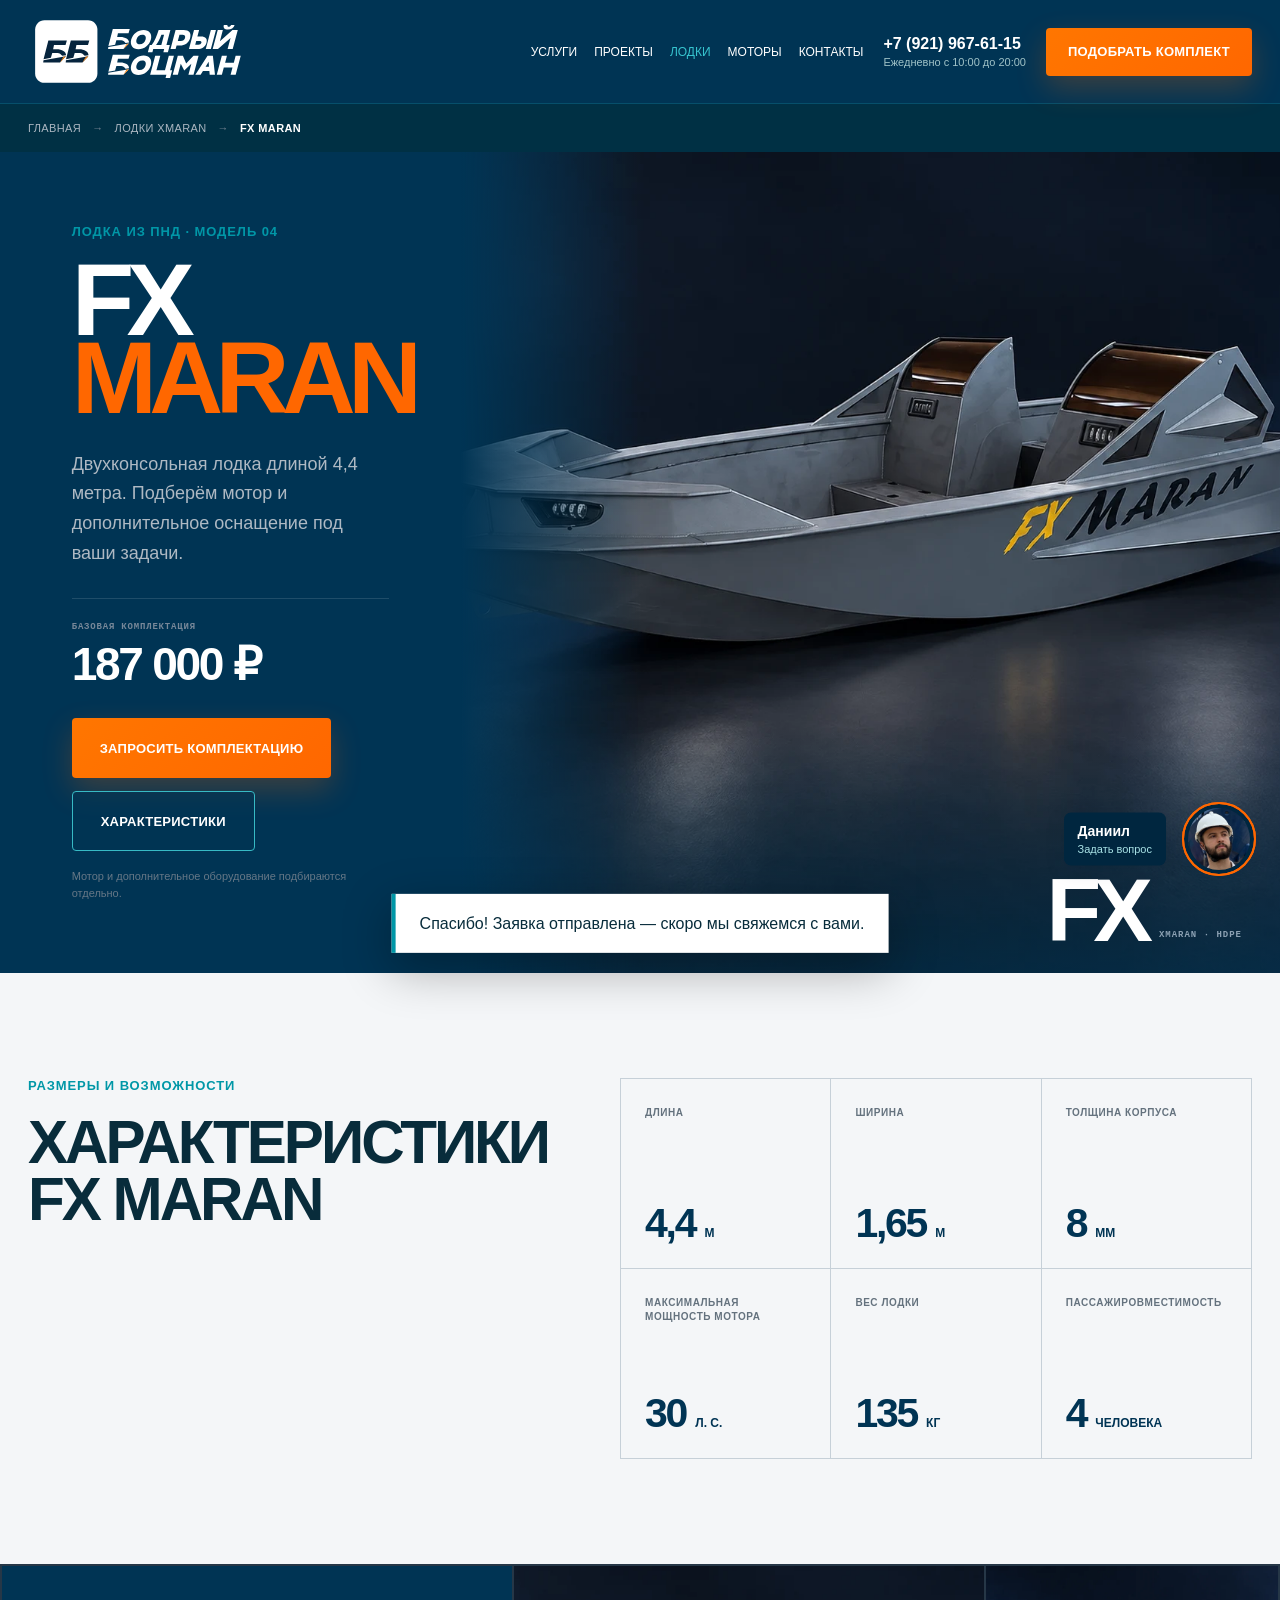
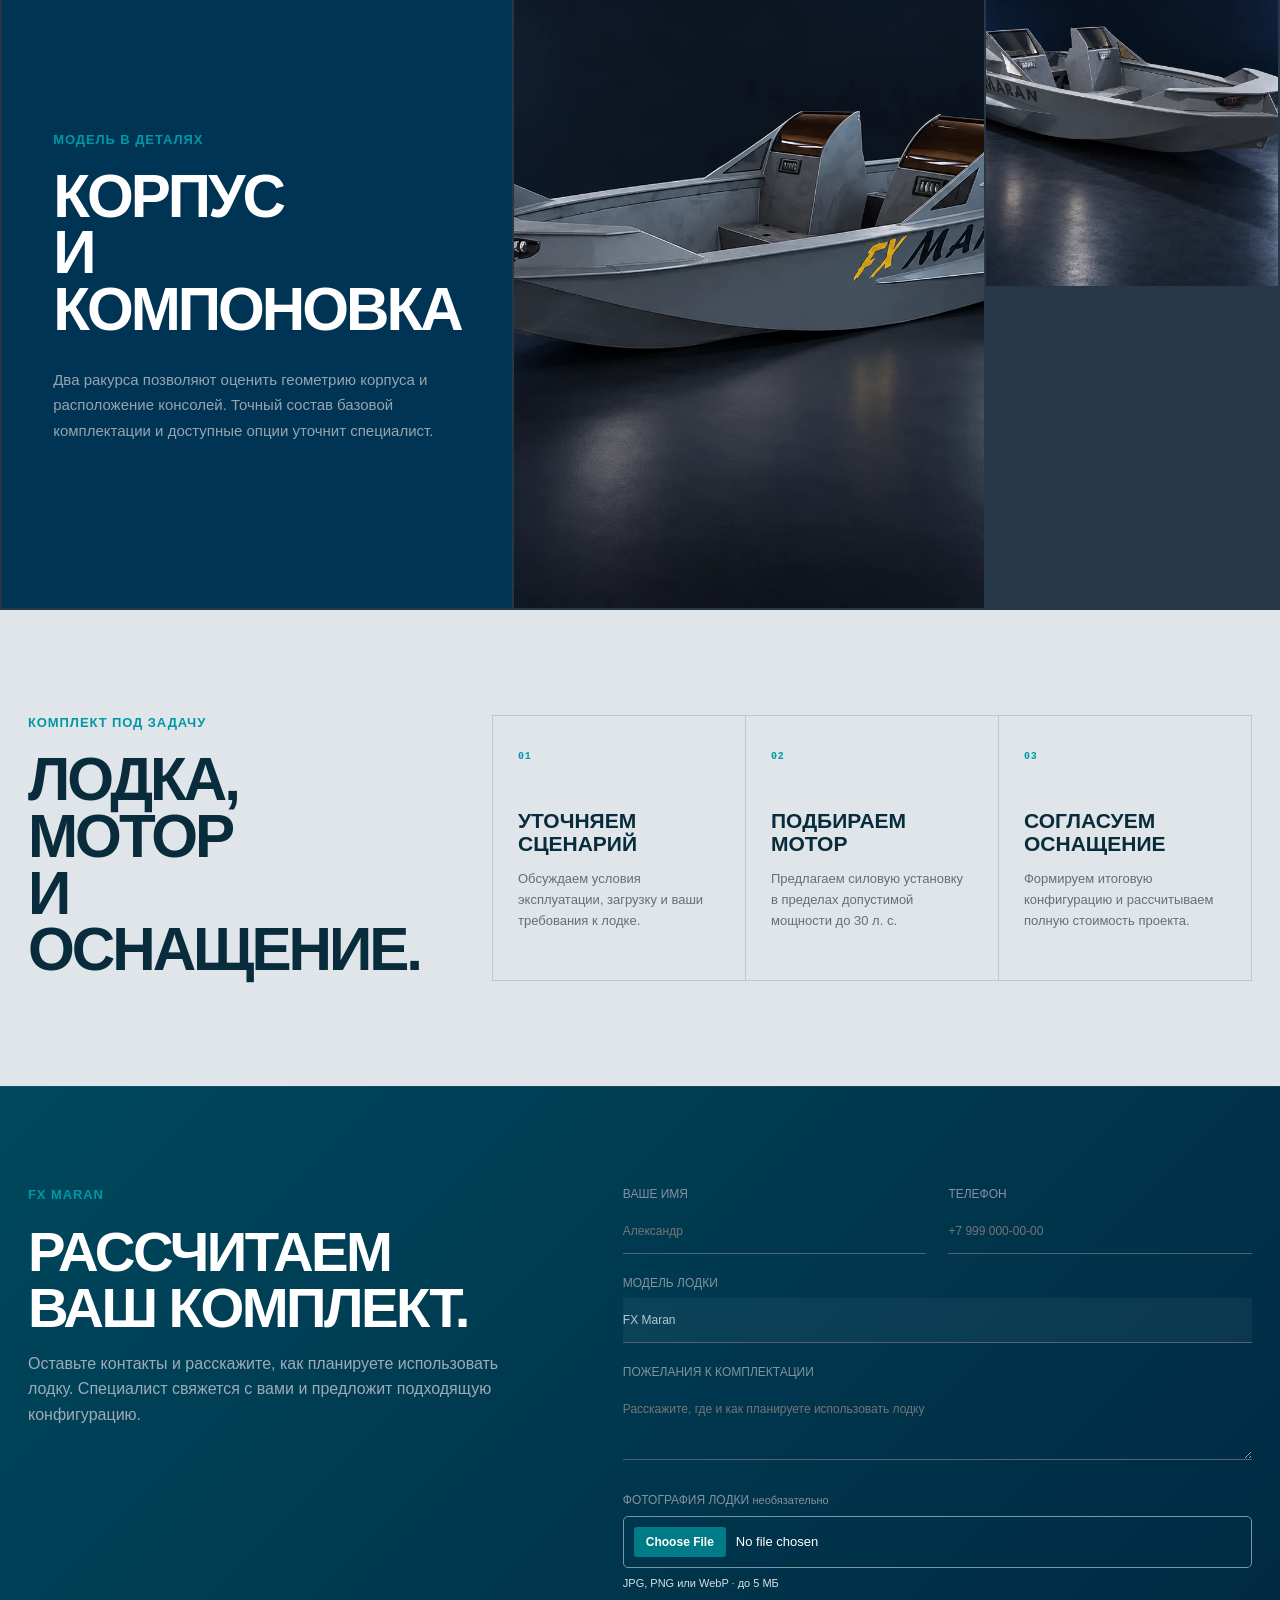
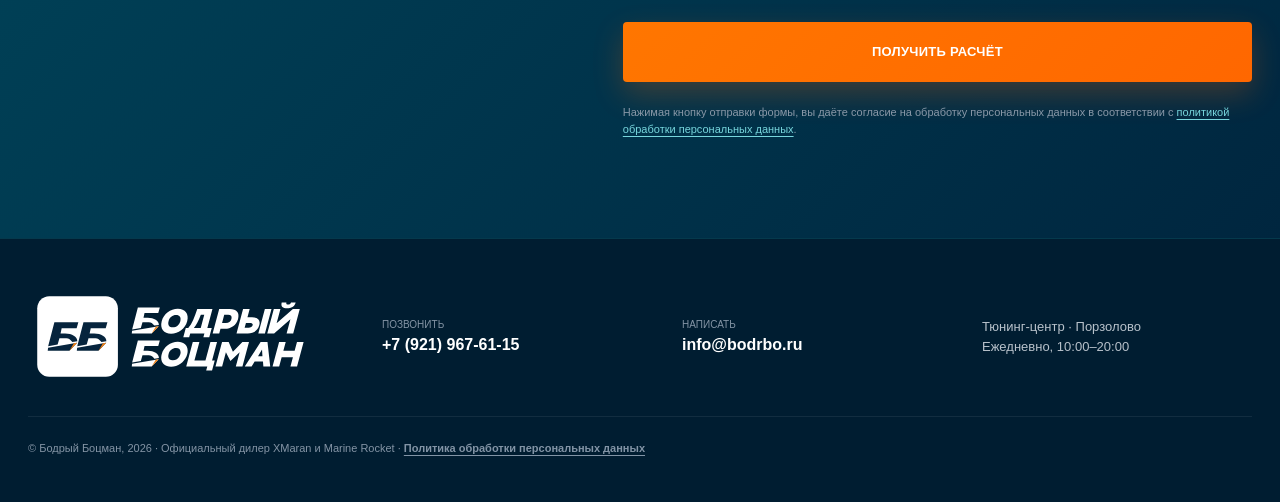
<file: boat-fx-maran.html>
<!doctype html>
<html lang="ru">
<head>
  <meta charset="UTF-8">
  <!-- Yandex.Metrika counter -->
  <script type="text/javascript">
      (function(m,e,t,r,i,k,a){
          m[i]=m[i]||function(){(m[i].a=m[i].a||[]).push(arguments)};
          m[i].l=1*new Date();
          for (var j = 0; j < document.scripts.length; j++) {if (document.scripts[j].src === r) { return; }}
          k=e.createElement(t),a=e.getElementsByTagName(t)[0],k.async=1,k.src=r,a.parentNode.insertBefore(k,a)
      })(window, document,'script','https://mc.yandex.ru/metrika/tag.js?id=104372402', 'ym');

      ym(104372402, 'init', {ssr:true, webvisor:true, clickmap:true, ecommerce:"dataLayer", referrer: document.referrer, url: location.href, accurateTrackBounce:true, trackLinks:true});
  </script>
  <!-- /Yandex.Metrika counter -->
  <meta name="viewport" content="width=device-width, initial-scale=1.0">
  <meta name="description" content="Лодка из ПНД FX Maran длиной 4,4 м в Санкт-Петербурге. Цена базовой комплектации 187 000 ₽. Характеристики, фотографии и подбор мотора до 30 л. с.">
  <meta name="theme-color" content="#003454">
  <link rel="canonical" href="https://bodrbo-tuning.ru/lodki-xmaran/fx-maran/">
  <meta property="og:locale" content="ru_RU">
  <meta property="og:type" content="product">
  <meta property="og:title" content="FX Maran — лодка из ПНД 4,4 м">
  <meta property="og:description" content="Характеристики, фотографии и цена базовой комплектации FX Maran у официального дилера в Санкт-Петербурге.">
  <meta property="og:url" content="https://bodrbo-tuning.ru/lodki-xmaran/fx-maran/">
  <meta property="og:image" content="https://bodrbo-tuning.ru/assets/boats/xmaran/fx-maran/fx-maran-hero.webp">
  <title>FX Maran — лодка из ПНД 4,4 м, цена и характеристики</title>
  <script type="application/ld+json">
    {
      "@context": "https://schema.org",
      "@graph": [
        {
          "@type": "Product",
          "name": "FX Maran",
          "description": "Лодка из ПНД длиной 4,4 метра с пассажировместимостью до 4 человек и допустимой мощностью мотора до 30 л. с.",
          "image": [
            "https://bodrbo-tuning.ru/assets/boats/xmaran/fx-maran/fx-maran-hero.webp",
            "https://bodrbo-tuning.ru/assets/boats/xmaran/fx-maran/fx-maran-opposite-side.webp"
          ],
          "brand": {"@type": "Brand", "name": "XMaran"},
          "url": "https://bodrbo-tuning.ru/lodki-xmaran/fx-maran/",
          "offers": {
            "@type": "Offer",
            "url": "https://bodrbo-tuning.ru/lodki-xmaran/fx-maran/",
            "priceCurrency": "RUB",
            "price": "187000"
          },
          "additionalProperty": [
            {"@type": "PropertyValue", "name": "Длина", "value": "4,4 м"},
            {"@type": "PropertyValue", "name": "Ширина", "value": "1,65 м"},
            {"@type": "PropertyValue", "name": "Толщина корпуса", "value": "8 мм"},
            {"@type": "PropertyValue", "name": "Максимальная мощность мотора", "value": "30 л. с."},
            {"@type": "PropertyValue", "name": "Вес лодки", "value": "135 кг"},
            {"@type": "PropertyValue", "name": "Пассажировместимость", "value": "4 человека"}
          ]
        },
        {
          "@type": "BreadcrumbList",
          "itemListElement": [
            {"@type": "ListItem", "position": 1, "name": "Главная", "item": "https://bodrbo-tuning.ru/"},
            {"@type": "ListItem", "position": 2, "name": "Лодки XMaran", "item": "https://bodrbo-tuning.ru/lodki-xmaran/"},
            {"@type": "ListItem", "position": 3, "name": "FX Maran", "item": "https://bodrbo-tuning.ru/lodki-xmaran/fx-maran/"}
          ]
        }
      ]
    }
  </script>
  <link rel="icon" href="/assets/brand/current/favicon.svg" type="image/svg+xml">
  <link rel="stylesheet" href="/styles.css?v=28">
</head>
<body class="boat-detail-page">
  <noscript><div><img src="https://mc.yandex.ru/watch/104372402" style="position:absolute; left:-9999px;" alt=""></div></noscript>
  <header class="site-header site-header--solid">
    <a class="brand" href="/" aria-label="Бодрый Боцман — на главную">
      <img class="brand__logo" src="/assets/brand/current/bodry-botsman-combined-side-2lines-light.svg" alt="Бодрый Боцман">
      <span class="brand__descriptor">Тюнинг, ремонт<br>и модернизация катеров</span>
    </a>
    <nav class="nav" aria-label="Основная навигация">
      <a href="/#services">Услуги</a><a href="/proekty/">Проекты</a><a href="/lodki-xmaran/" aria-current="page">Лодки</a><a href="/lodochnye-motory-marine-rocket/">Моторы</a><a href="/#contacts">Контакты</a>
    </nav>
    <div class="header-contact"><a href="tel:+79219676115" data-contact="phone">+7 (921) 967-61-15</a><small data-contact="hours-header">Ежедневно с 10:00 до 20:00</small></div>
    <a class="button button--small" href="#boat-request">Подобрать комплект</a>
    <button class="menu-toggle" aria-expanded="false" aria-controls="mobile-menu" aria-label="Открыть меню"><span></span><span></span></button>
  </header>

  <div class="mobile-menu" id="mobile-menu">
    <a href="/#services">Услуги</a><a href="/proekty/">Проекты</a><a href="/lodki-xmaran/" aria-current="page">Лодки</a><a href="/lodochnye-motory-marine-rocket/">Моторы</a><a href="/#contacts">Контакты</a>
    <a href="tel:+79219676115" data-contact="phone">+7 (921) 967-61-15</a>
  </div>

  <main>
    <nav class="boat-detail-breadcrumbs" aria-label="Хлебные крошки">
      <a href="/">Главная</a><span>→</span><a href="/lodki-xmaran/">Лодки XMaran</a><span>→</span><span>FX Maran</span>
    </nav>

    <section class="boat-detail-hero" aria-labelledby="boat-detail-title">
      <div class="boat-detail-hero__copy">
        <p class="eyebrow">Лодка из ПНД · модель 04</p>
        <h1 id="boat-detail-title">FX<br><em>Maran</em></h1>
        <p class="boat-detail-hero__lead">Двухконсольная лодка длиной 4,4 метра. Подберём мотор и дополнительное оснащение под ваши задачи.</p>
        <div class="boat-detail-price"><small>Базовая комплектация</small><strong>187 000 ₽</strong></div>
        <div class="boat-detail-hero__actions">
          <a class="button" href="#boat-request">Запросить комплектацию</a>
          <a class="button button--ghost" href="#specifications">Характеристики</a>
        </div>
        <p class="boat-detail-hero__note">Мотор и дополнительное оборудование подбираются отдельно.</p>
      </div>
      <figure class="boat-detail-hero__visual">
        <img src="/assets/boats/xmaran/fx-maran/fx-maran-hero.webp" alt="Лодка из ПНД FX Maran — вид сбоку" fetchpriority="high">
        <figcaption><span>FX</span><small>XMaran · HDPE</small></figcaption>
      </figure>
    </section>

    <section class="boat-detail-specs" id="specifications" aria-labelledby="specifications-title">
      <div class="boat-detail-specs__heading">
        <p class="eyebrow">Размеры и возможности</p>
        <h2 id="specifications-title">Характеристики<br>FX Maran</h2>
      </div>
      <dl class="boat-spec-grid">
        <div><dt>Длина</dt><dd>4,4 <span>м</span></dd></div>
        <div><dt>Ширина</dt><dd>1,65 <span>м</span></dd></div>
        <div><dt>Толщина корпуса</dt><dd>8 <span>мм</span></dd></div>
        <div><dt>Максимальная мощность мотора</dt><dd>30 <span>л. с.</span></dd></div>
        <div><dt>Вес лодки</dt><dd>135 <span>кг</span></dd></div>
        <div><dt>Пассажировместимость</dt><dd>4 <span>человека</span></dd></div>
      </dl>
    </section>

    <section class="boat-detail-gallery" aria-labelledby="gallery-title">
      <div class="boat-detail-gallery__heading">
        <p class="eyebrow">Модель в деталях</p>
        <h2 id="gallery-title">Корпус<br>и компоновка</h2>
        <p>Два ракурса позволяют оценить геометрию корпуса и расположение консолей. Точный состав базовой комплектации и доступные опции уточнит специалист.</p>
      </div>
      <figure class="boat-detail-gallery__primary"><img src="/assets/boats/xmaran/fx-maran/fx-maran-hero.webp" alt="FX Maran — корпус и двухконсольная компоновка" loading="lazy"></figure>
      <figure class="boat-detail-gallery__secondary"><img src="/assets/boats/xmaran/fx-maran/fx-maran-opposite-side.webp" alt="FX Maran — вид с противоположного борта" loading="lazy"></figure>
    </section>

    <section class="boat-detail-project" aria-labelledby="boat-project-title">
      <div><p class="eyebrow">Комплект под задачу</p><h2 id="boat-project-title">Лодка, мотор<br>и оснащение.</h2></div>
      <div class="boat-detail-project__steps">
        <article><span>01</span><h3>Уточняем сценарий</h3><p>Обсуждаем условия эксплуатации, загрузку и ваши требования к лодке.</p></article>
        <article><span>02</span><h3>Подбираем мотор</h3><p>Предлагаем силовую установку в пределах допустимой мощности до 30 л. с.</p></article>
        <article><span>03</span><h3>Согласуем оснащение</h3><p>Формируем итоговую конфигурацию и рассчитываем полную стоимость проекта.</p></article>
      </div>
    </section>

    <section class="request boat-request" id="boat-request">
      <div><p class="eyebrow">FX Maran</p><h2>Рассчитаем<br>ваш комплект.</h2><p>Оставьте контакты и расскажите, как планируете использовать лодку. Специалист свяжется с вами и предложит подходящую конфигурацию.</p></div>
      <form id="lead-form" action="/submit-request.php" method="post">
        <input type="hidden" name="request_id" value="">
        <input type="hidden" name="source_url" value="">
        <label class="form-trap" aria-hidden="true">Сайт компании<input name="company_website" tabindex="-1" autocomplete="off"></label>
        <label>Ваше имя<input name="name" autocomplete="name" required placeholder="Александр"></label>
        <label>Телефон<input name="phone" autocomplete="tel" required placeholder="+7 999 000-00-00"></label>
        <label class="form-wide">Модель лодки<input name="boat_model" autocomplete="off" value="FX Maran" readonly></label>
        <label class="form-wide">Пожелания к комплектации<textarea name="message" rows="3" placeholder="Расскажите, где и как планируете использовать лодку"></textarea></label>
        <button class="button form-wide" type="submit">Получить расчёт</button>
        <p class="form-note form-wide">Нажимая кнопку отправки формы, вы даёте согласие на обработку персональных данных в соответствии с <a href="/privacy/" target="_blank" rel="noopener">политикой обработки персональных данных</a>.</p>
      </form>
    </section>
  </main>

  <footer>
    <a class="footer-brand" href="/" aria-label="Бодрый Боцман — на главную"><img class="footer-brand__logo" src="/assets/brand/current/bodry-botsman-combined-side-2lines-light.svg" alt="Бодрый Боцман"></a>
    <div><small>Позвонить</small><a href="tel:+79219676115" data-contact="phone">+7 (921) 967-61-15</a></div>
    <div><small>Написать</small><a href="mailto:info@bodrbo.ru" data-contact="email">info@bodrbo.ru</a></div>
    <p><span data-contact="location-label">Тюнинг-центр · Порзолово</span><br><span data-contact="hours-short">Ежедневно, 10:00–20:00</span></p>
    <span>© Бодрый Боцман, 2026 · Официальный дилер XMaran и Marine Rocket · <a href="/privacy/">Политика обработки персональных данных</a></span>
  </footer>
  <div class="toast" role="status" aria-live="polite">Спасибо! Заявка отправлена — скоро мы свяжемся с вами.</div>
  <script src="/site-content.php"></script>
  <script src="/script.js?v=6"></script>
</body>
</html>
</file>
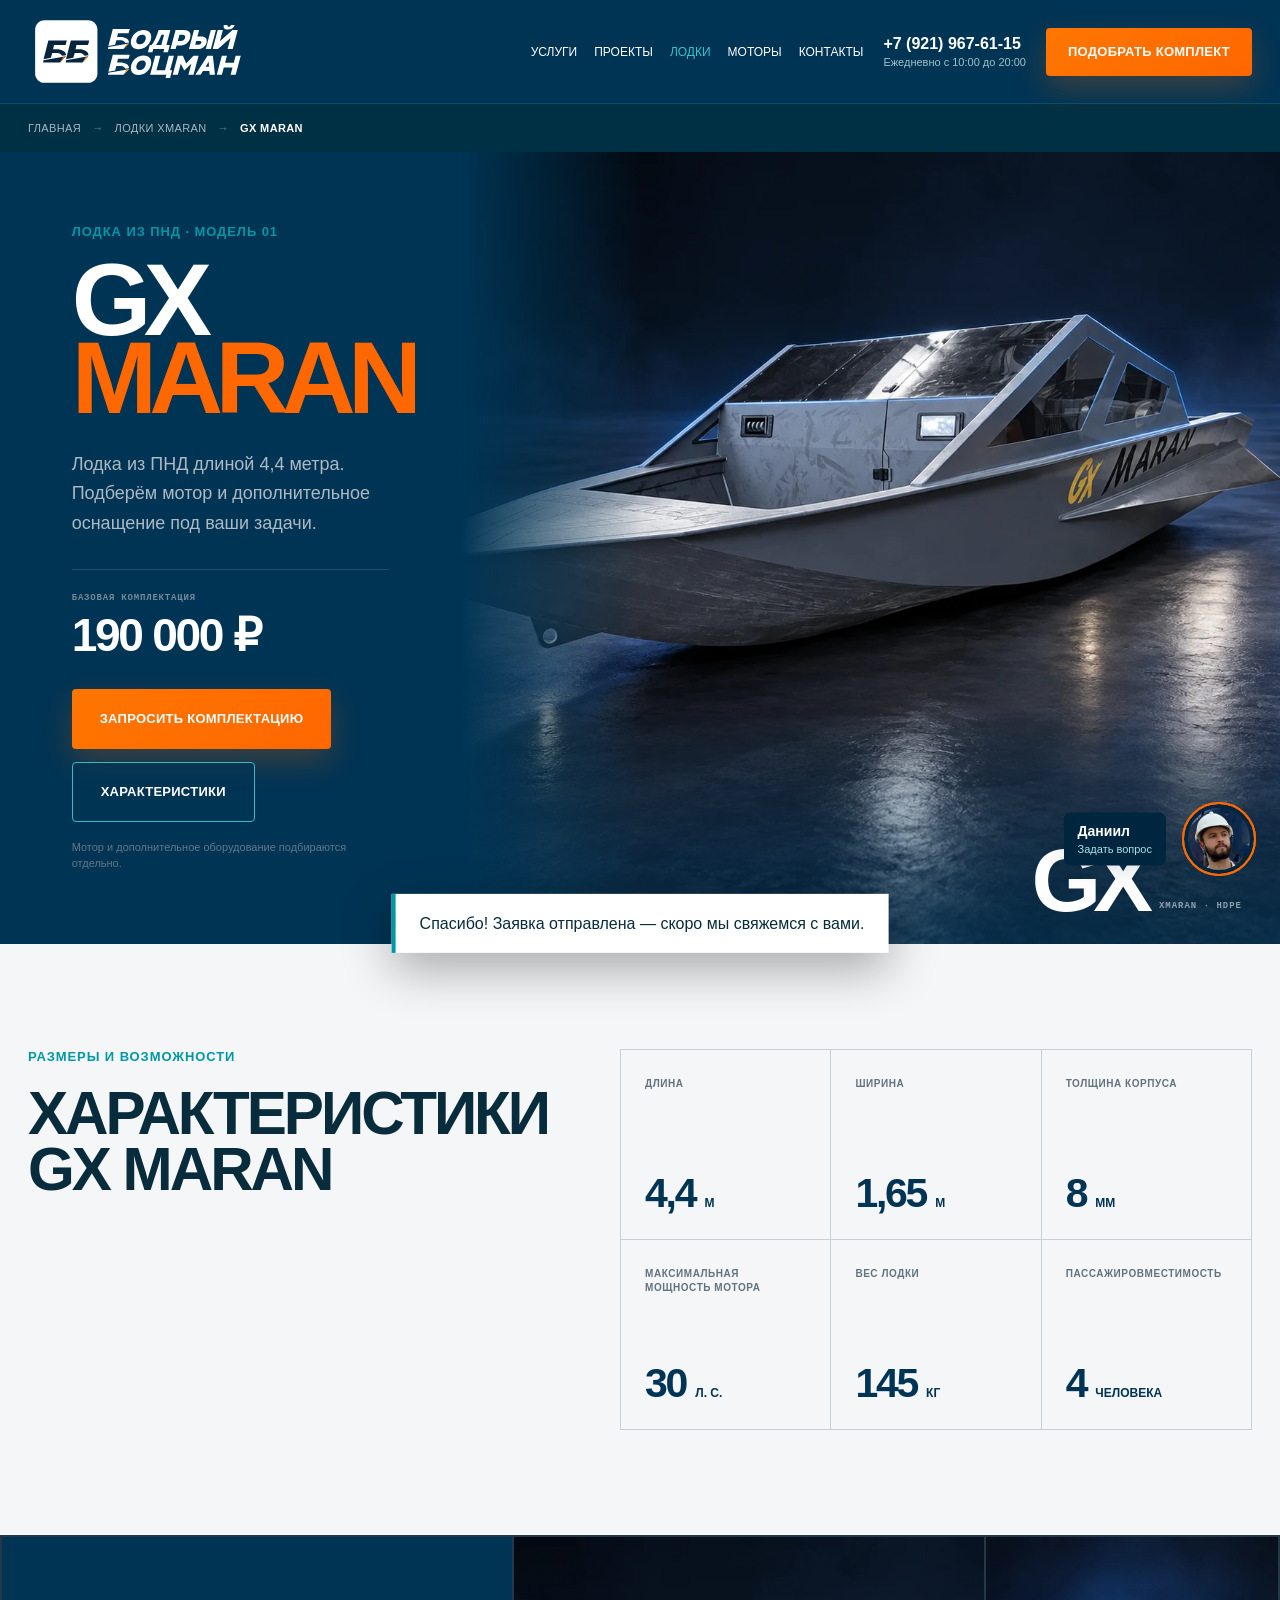
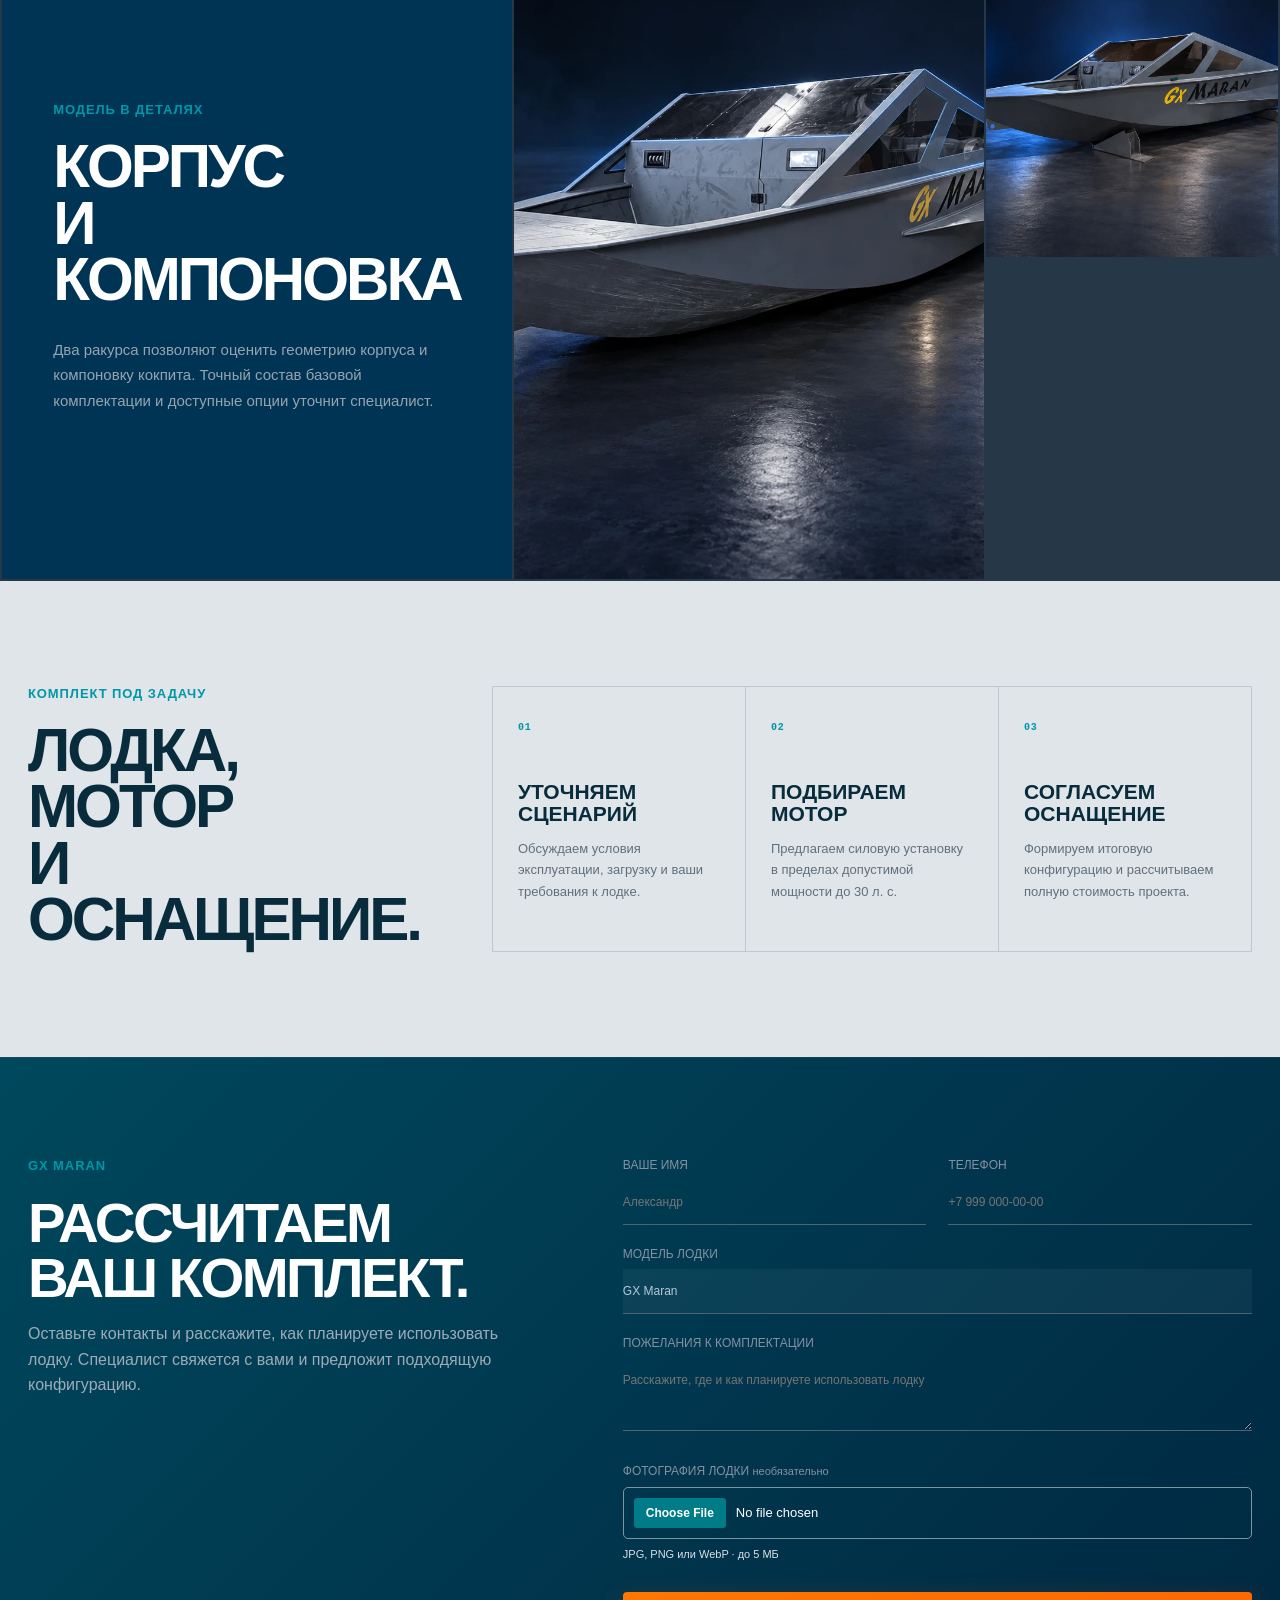
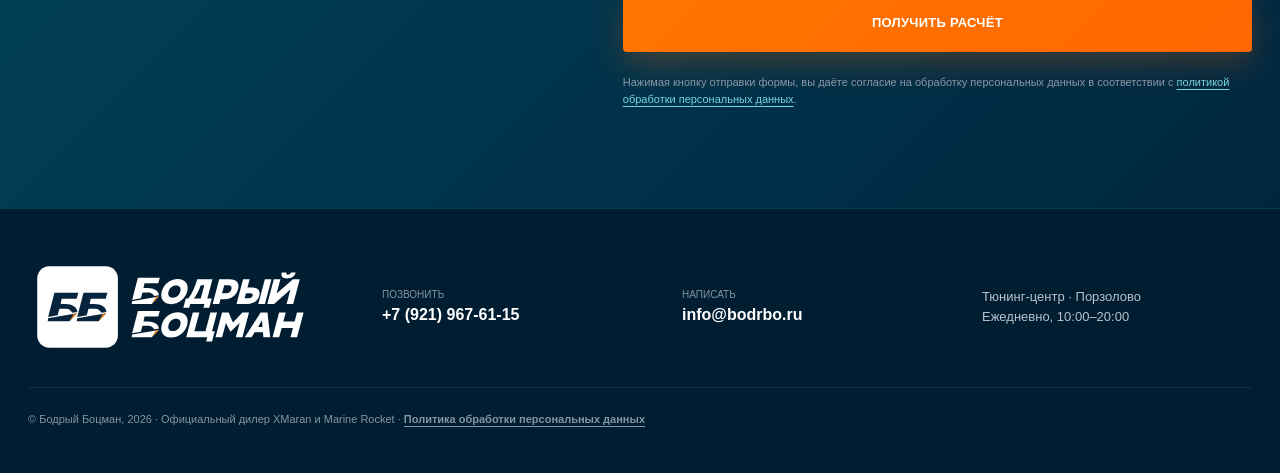
<file: boat-gx-maran.html>
<!doctype html>
<html lang="ru">
<head>
  <meta charset="UTF-8">
  <!-- Yandex.Metrika counter -->
  <script type="text/javascript">
      (function(m,e,t,r,i,k,a){
          m[i]=m[i]||function(){(m[i].a=m[i].a||[]).push(arguments)};
          m[i].l=1*new Date();
          for (var j = 0; j < document.scripts.length; j++) {if (document.scripts[j].src === r) { return; }}
          k=e.createElement(t),a=e.getElementsByTagName(t)[0],k.async=1,k.src=r,a.parentNode.insertBefore(k,a)
      })(window, document,'script','https://mc.yandex.ru/metrika/tag.js?id=104372402', 'ym');

      ym(104372402, 'init', {ssr:true, webvisor:true, clickmap:true, ecommerce:"dataLayer", referrer: document.referrer, url: location.href, accurateTrackBounce:true, trackLinks:true});
  </script>
  <!-- /Yandex.Metrika counter -->
  <meta name="viewport" content="width=device-width, initial-scale=1.0">
  <meta name="description" content="Лодка из ПНД GX Maran длиной 4,4 м в Санкт-Петербурге. Цена базовой комплектации 190 000 ₽. Характеристики, фотографии и подбор мотора до 30 л. с.">
  <meta name="theme-color" content="#003454">
  <link rel="canonical" href="https://bodrbo-tuning.ru/lodki-xmaran/gx-maran/">
  <meta property="og:locale" content="ru_RU">
  <meta property="og:type" content="product">
  <meta property="og:title" content="GX Maran — лодка из ПНД 4,4 м">
  <meta property="og:description" content="Характеристики, фотографии и цена базовой комплектации GX Maran у официального дилера в Санкт-Петербурге.">
  <meta property="og:url" content="https://bodrbo-tuning.ru/lodki-xmaran/gx-maran/">
  <meta property="og:image" content="https://bodrbo-tuning.ru/assets/boats/xmaran/gx-maran/gx-maran-hero.webp">
  <title>GX Maran — лодка из ПНД 4,4 м, цена и характеристики</title>
  <script type="application/ld+json">
    {
      "@context": "https://schema.org",
      "@graph": [
        {
          "@type": "Product",
          "name": "GX Maran",
          "description": "Лодка из ПНД длиной 4,4 метра с пассажировместимостью до 4 человек и допустимой мощностью мотора до 30 л. с.",
          "image": [
            "https://bodrbo-tuning.ru/assets/boats/xmaran/gx-maran/gx-maran-hero.webp",
            "https://bodrbo-tuning.ru/assets/boats/xmaran/gx-maran/gx-maran-port-side.webp"
          ],
          "brand": {"@type": "Brand", "name": "XMaran"},
          "url": "https://bodrbo-tuning.ru/lodki-xmaran/gx-maran/",
          "offers": {
            "@type": "Offer",
            "url": "https://bodrbo-tuning.ru/lodki-xmaran/gx-maran/",
            "priceCurrency": "RUB",
            "price": "190000"
          },
          "additionalProperty": [
            {"@type": "PropertyValue", "name": "Длина", "value": "4,4 м"},
            {"@type": "PropertyValue", "name": "Ширина", "value": "1,65 м"},
            {"@type": "PropertyValue", "name": "Толщина корпуса", "value": "8 мм"},
            {"@type": "PropertyValue", "name": "Максимальная мощность мотора", "value": "30 л. с."},
            {"@type": "PropertyValue", "name": "Вес лодки", "value": "145 кг"},
            {"@type": "PropertyValue", "name": "Пассажировместимость", "value": "4 человека"}
          ]
        },
        {
          "@type": "BreadcrumbList",
          "itemListElement": [
            {"@type": "ListItem", "position": 1, "name": "Главная", "item": "https://bodrbo-tuning.ru/"},
            {"@type": "ListItem", "position": 2, "name": "Лодки XMaran", "item": "https://bodrbo-tuning.ru/lodki-xmaran/"},
            {"@type": "ListItem", "position": 3, "name": "GX Maran", "item": "https://bodrbo-tuning.ru/lodki-xmaran/gx-maran/"}
          ]
        }
      ]
    }
  </script>
  <link rel="icon" href="/assets/brand/current/favicon.svg" type="image/svg+xml">
  <link rel="stylesheet" href="/styles.css?v=28">
</head>
<body class="boat-detail-page">
  <noscript><div><img src="https://mc.yandex.ru/watch/104372402" style="position:absolute; left:-9999px;" alt=""></div></noscript>
  <header class="site-header site-header--solid">
    <a class="brand" href="/" aria-label="Бодрый Боцман — на главную">
      <img class="brand__logo" src="/assets/brand/current/bodry-botsman-combined-side-2lines-light.svg" alt="Бодрый Боцман">
      <span class="brand__descriptor">Тюнинг, ремонт<br>и модернизация катеров</span>
    </a>
    <nav class="nav" aria-label="Основная навигация">
      <a href="/#services">Услуги</a><a href="/proekty/">Проекты</a><a href="/lodki-xmaran/" aria-current="page">Лодки</a><a href="/lodochnye-motory-marine-rocket/">Моторы</a><a href="/#contacts">Контакты</a>
    </nav>
    <div class="header-contact"><a href="tel:+79219676115" data-contact="phone">+7 (921) 967-61-15</a><small data-contact="hours-header">Ежедневно с 10:00 до 20:00</small></div>
    <a class="button button--small" href="#boat-request">Подобрать комплект</a>
    <button class="menu-toggle" aria-expanded="false" aria-controls="mobile-menu" aria-label="Открыть меню"><span></span><span></span></button>
  </header>

  <div class="mobile-menu" id="mobile-menu">
    <a href="/#services">Услуги</a><a href="/proekty/">Проекты</a><a href="/lodki-xmaran/" aria-current="page">Лодки</a><a href="/lodochnye-motory-marine-rocket/">Моторы</a><a href="/#contacts">Контакты</a>
    <a href="tel:+79219676115" data-contact="phone">+7 (921) 967-61-15</a>
  </div>

  <main>
    <nav class="boat-detail-breadcrumbs" aria-label="Хлебные крошки">
      <a href="/">Главная</a><span>→</span><a href="/lodki-xmaran/">Лодки XMaran</a><span>→</span><span>GX Maran</span>
    </nav>

    <section class="boat-detail-hero" aria-labelledby="boat-detail-title">
      <div class="boat-detail-hero__copy">
        <p class="eyebrow">Лодка из ПНД · модель 01</p>
        <h1 id="boat-detail-title">GX<br><em>Maran</em></h1>
        <p class="boat-detail-hero__lead">Лодка из ПНД длиной 4,4 метра. Подберём мотор и дополнительное оснащение под ваши задачи.</p>
        <div class="boat-detail-price"><small>Базовая комплектация</small><strong>190 000 ₽</strong></div>
        <div class="boat-detail-hero__actions">
          <a class="button" href="#boat-request">Запросить комплектацию</a>
          <a class="button button--ghost" href="#specifications">Характеристики</a>
        </div>
        <p class="boat-detail-hero__note">Мотор и дополнительное оборудование подбираются отдельно.</p>
      </div>
      <figure class="boat-detail-hero__visual">
        <img src="/assets/boats/xmaran/gx-maran/gx-maran-hero.webp" alt="Лодка из ПНД GX Maran — вид сбоку" fetchpriority="high">
        <figcaption><span>GX</span><small>XMaran · HDPE</small></figcaption>
      </figure>
    </section>

    <section class="boat-detail-specs" id="specifications" aria-labelledby="specifications-title">
      <div class="boat-detail-specs__heading">
        <p class="eyebrow">Размеры и возможности</p>
        <h2 id="specifications-title">Характеристики<br>GX Maran</h2>
      </div>
      <dl class="boat-spec-grid">
        <div><dt>Длина</dt><dd>4,4 <span>м</span></dd></div>
        <div><dt>Ширина</dt><dd>1,65 <span>м</span></dd></div>
        <div><dt>Толщина корпуса</dt><dd>8 <span>мм</span></dd></div>
        <div><dt>Максимальная мощность мотора</dt><dd>30 <span>л. с.</span></dd></div>
        <div><dt>Вес лодки</dt><dd>145 <span>кг</span></dd></div>
        <div><dt>Пассажировместимость</dt><dd>4 <span>человека</span></dd></div>
      </dl>
    </section>

    <section class="boat-detail-gallery" aria-labelledby="gallery-title">
      <div class="boat-detail-gallery__heading">
        <p class="eyebrow">Модель в деталях</p>
        <h2 id="gallery-title">Корпус<br>и компоновка</h2>
        <p>Два ракурса позволяют оценить геометрию корпуса и компоновку кокпита. Точный состав базовой комплектации и доступные опции уточнит специалист.</p>
      </div>
      <figure class="boat-detail-gallery__primary"><img src="/assets/boats/xmaran/gx-maran/gx-maran-hero.webp" alt="GX Maran — общий вид корпуса" loading="lazy"></figure>
      <figure class="boat-detail-gallery__secondary"><img src="/assets/boats/xmaran/gx-maran/gx-maran-port-side.webp" alt="GX Maran — вид с другого борта" loading="lazy"></figure>
    </section>

    <section class="boat-detail-project" aria-labelledby="boat-project-title">
      <div><p class="eyebrow">Комплект под задачу</p><h2 id="boat-project-title">Лодка, мотор<br>и оснащение.</h2></div>
      <div class="boat-detail-project__steps">
        <article><span>01</span><h3>Уточняем сценарий</h3><p>Обсуждаем условия эксплуатации, загрузку и ваши требования к лодке.</p></article>
        <article><span>02</span><h3>Подбираем мотор</h3><p>Предлагаем силовую установку в пределах допустимой мощности до 30 л. с.</p></article>
        <article><span>03</span><h3>Согласуем оснащение</h3><p>Формируем итоговую конфигурацию и рассчитываем полную стоимость проекта.</p></article>
      </div>
    </section>

    <section class="request boat-request" id="boat-request">
      <div><p class="eyebrow">GX Maran</p><h2>Рассчитаем<br>ваш комплект.</h2><p>Оставьте контакты и расскажите, как планируете использовать лодку. Специалист свяжется с вами и предложит подходящую конфигурацию.</p></div>
      <form id="lead-form" action="/submit-request.php" method="post">
        <input type="hidden" name="request_id" value="">
        <input type="hidden" name="source_url" value="">
        <label class="form-trap" aria-hidden="true">Сайт компании<input name="company_website" tabindex="-1" autocomplete="off"></label>
        <label>Ваше имя<input name="name" autocomplete="name" required placeholder="Александр"></label>
        <label>Телефон<input name="phone" autocomplete="tel" required placeholder="+7 999 000-00-00"></label>
        <label class="form-wide">Модель лодки<input name="boat_model" autocomplete="off" value="GX Maran" readonly></label>
        <label class="form-wide">Пожелания к комплектации<textarea name="message" rows="3" placeholder="Расскажите, где и как планируете использовать лодку"></textarea></label>
        <button class="button form-wide" type="submit">Получить расчёт</button>
        <p class="form-note form-wide">Нажимая кнопку отправки формы, вы даёте согласие на обработку персональных данных в соответствии с <a href="/privacy/" target="_blank" rel="noopener">политикой обработки персональных данных</a>.</p>
      </form>
    </section>
  </main>

  <footer>
    <a class="footer-brand" href="/" aria-label="Бодрый Боцман — на главную"><img class="footer-brand__logo" src="/assets/brand/current/bodry-botsman-combined-side-2lines-light.svg" alt="Бодрый Боцман"></a>
    <div><small>Позвонить</small><a href="tel:+79219676115" data-contact="phone">+7 (921) 967-61-15</a></div>
    <div><small>Написать</small><a href="mailto:info@bodrbo.ru" data-contact="email">info@bodrbo.ru</a></div>
    <p><span data-contact="location-label">Тюнинг-центр · Порзолово</span><br><span data-contact="hours-short">Ежедневно, 10:00–20:00</span></p>
    <span>© Бодрый Боцман, 2026 · Официальный дилер XMaran и Marine Rocket · <a href="/privacy/">Политика обработки персональных данных</a></span>
  </footer>
  <div class="toast" role="status" aria-live="polite">Спасибо! Заявка отправлена — скоро мы свяжемся с вами.</div>
  <script src="/site-content.php"></script>
  <script src="/script.js?v=6"></script>
</body>
</html>
</file>
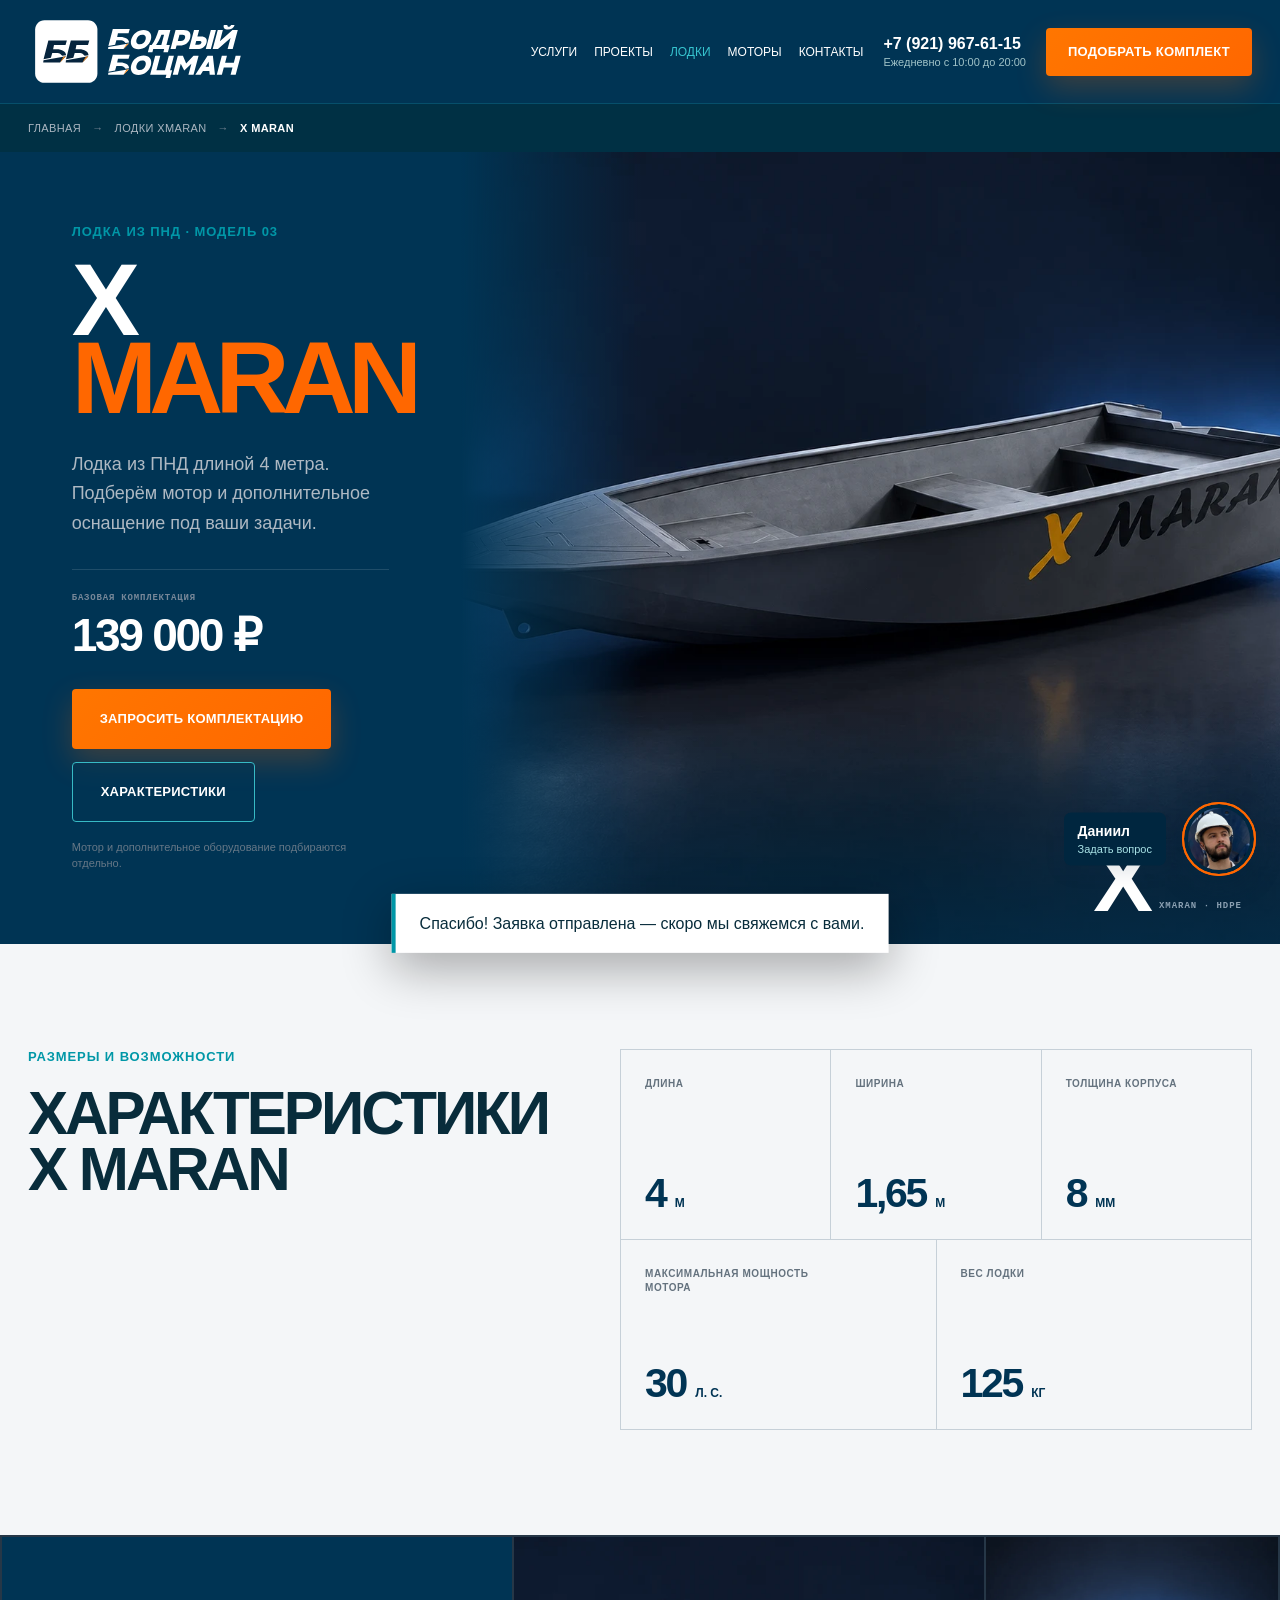
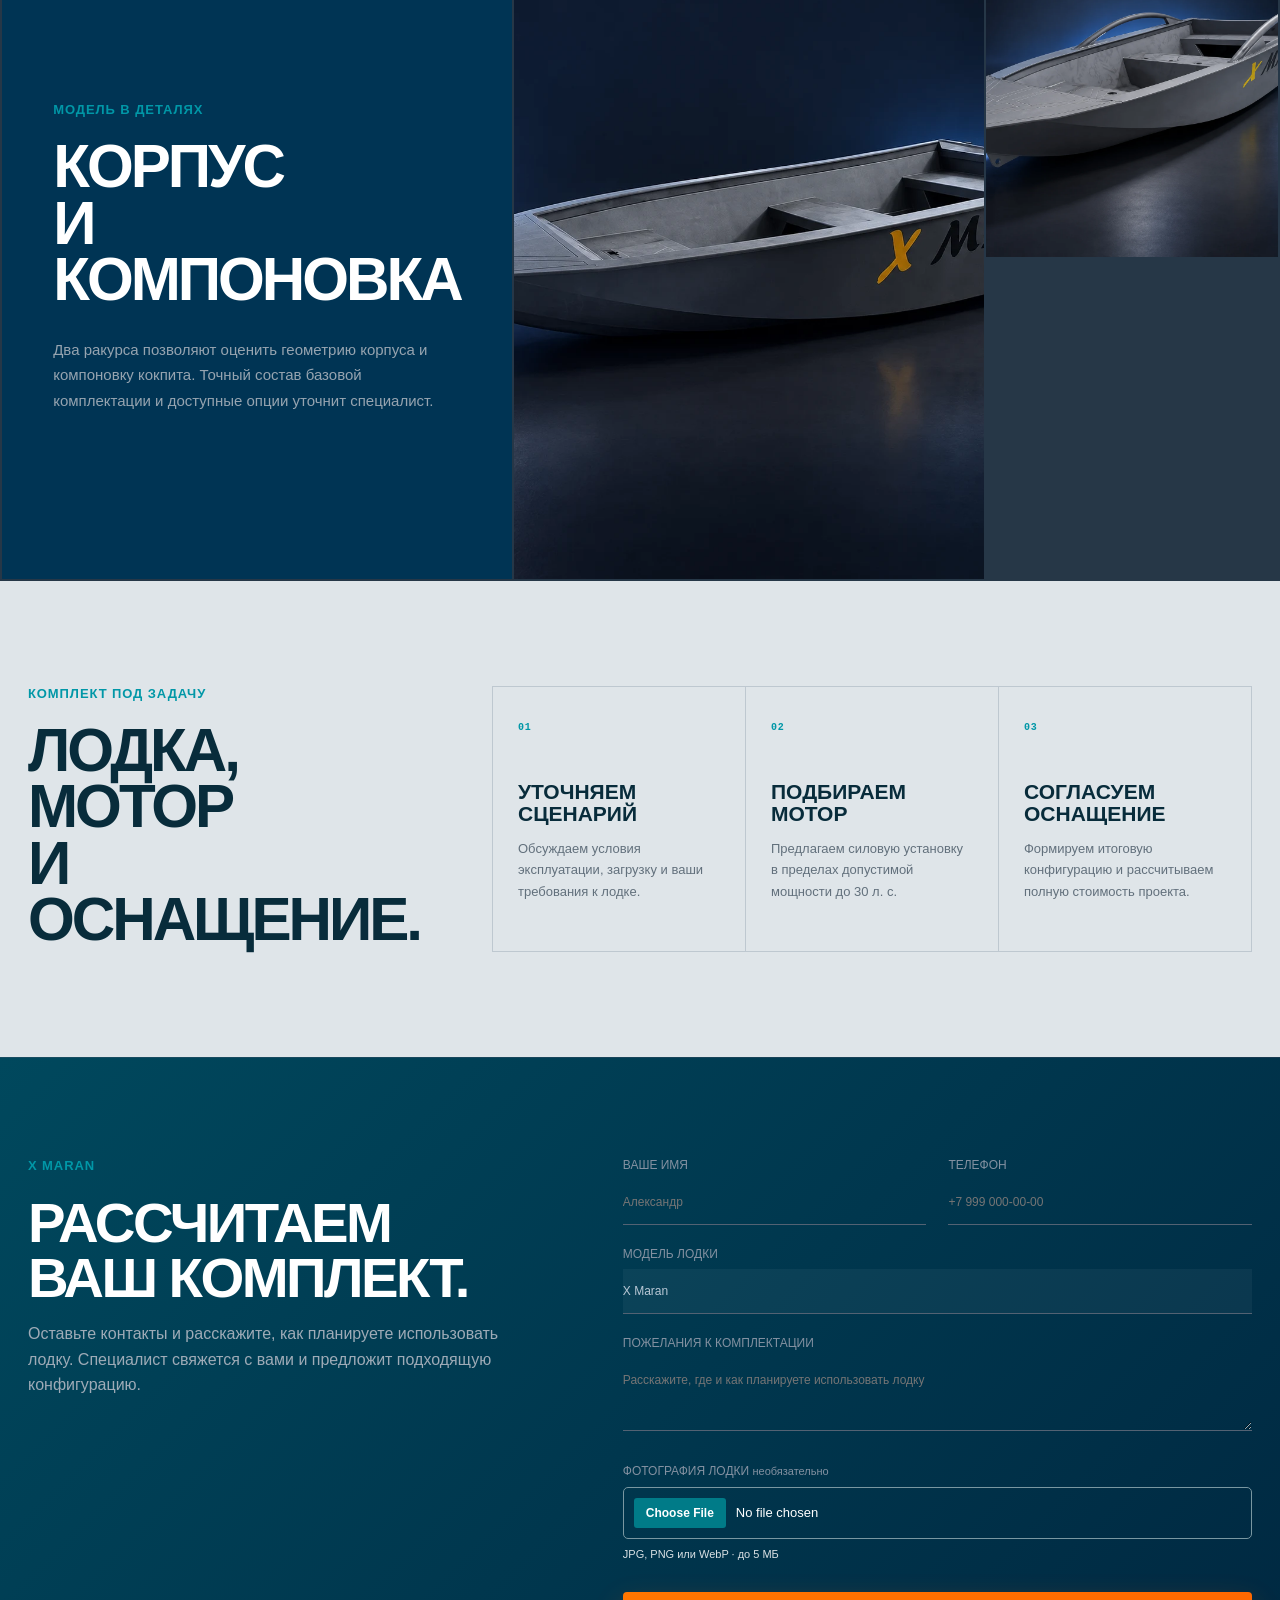
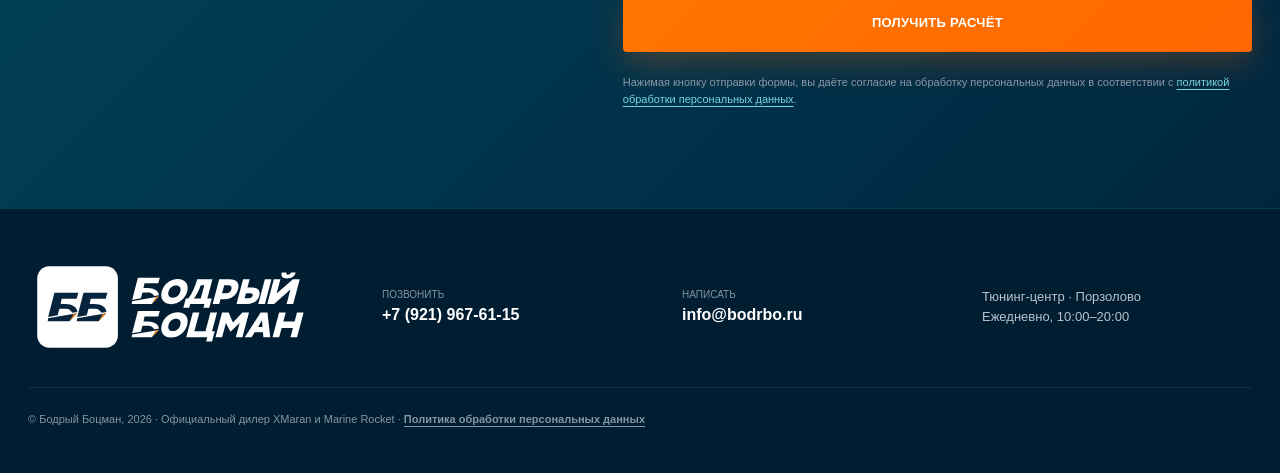
<file: boat-x-maran.html>
<!doctype html>
<html lang="ru">
<head>
  <meta charset="UTF-8">
  <!-- Yandex.Metrika counter -->
  <script type="text/javascript">
      (function(m,e,t,r,i,k,a){
          m[i]=m[i]||function(){(m[i].a=m[i].a||[]).push(arguments)};
          m[i].l=1*new Date();
          for (var j = 0; j < document.scripts.length; j++) {if (document.scripts[j].src === r) { return; }}
          k=e.createElement(t),a=e.getElementsByTagName(t)[0],k.async=1,k.src=r,a.parentNode.insertBefore(k,a)
      })(window, document,'script','https://mc.yandex.ru/metrika/tag.js?id=104372402', 'ym');

      ym(104372402, 'init', {ssr:true, webvisor:true, clickmap:true, ecommerce:"dataLayer", referrer: document.referrer, url: location.href, accurateTrackBounce:true, trackLinks:true});
  </script>
  <!-- /Yandex.Metrika counter -->
  <meta name="viewport" content="width=device-width, initial-scale=1.0">
  <meta name="description" content="Лодка из ПНД X Maran длиной 4 м в Санкт-Петербурге. Цена базовой комплектации 139 000 ₽. Характеристики, фотографии и подбор мотора до 30 л. с.">
  <meta name="theme-color" content="#003454">
  <link rel="canonical" href="https://bodrbo-tuning.ru/lodki-xmaran/x-maran/">
  <meta property="og:locale" content="ru_RU">
  <meta property="og:type" content="product">
  <meta property="og:title" content="X Maran — лодка из ПНД 4 м">
  <meta property="og:description" content="Характеристики, фотографии и цена базовой комплектации X Maran у официального дилера в Санкт-Петербурге.">
  <meta property="og:url" content="https://bodrbo-tuning.ru/lodki-xmaran/x-maran/">
  <meta property="og:image" content="https://bodrbo-tuning.ru/assets/boats/xmaran/x-maran/x-maran-hero.webp">
  <title>X Maran — лодка из ПНД 4 м, цена и характеристики</title>
  <script type="application/ld+json">
    {
      "@context": "https://schema.org",
      "@graph": [
        {
          "@type": "Product",
          "name": "X Maran",
          "description": "Лодка из ПНД длиной 4 метра с допустимой мощностью мотора до 30 л. с.",
          "image": [
            "https://bodrbo-tuning.ru/assets/boats/xmaran/x-maran/x-maran-hero.webp",
            "https://bodrbo-tuning.ru/assets/boats/xmaran/x-maran/x-maran-side.webp"
          ],
          "brand": {"@type": "Brand", "name": "XMaran"},
          "url": "https://bodrbo-tuning.ru/lodki-xmaran/x-maran/",
          "offers": {
            "@type": "Offer",
            "url": "https://bodrbo-tuning.ru/lodki-xmaran/x-maran/",
            "priceCurrency": "RUB",
            "price": "139000"
          },
          "additionalProperty": [
            {"@type": "PropertyValue", "name": "Длина", "value": "4 м"},
            {"@type": "PropertyValue", "name": "Ширина", "value": "1,65 м"},
            {"@type": "PropertyValue", "name": "Толщина корпуса", "value": "8 мм"},
            {"@type": "PropertyValue", "name": "Максимальная мощность мотора", "value": "30 л. с."},
            {"@type": "PropertyValue", "name": "Вес лодки", "value": "125 кг"}
          ]
        },
        {
          "@type": "BreadcrumbList",
          "itemListElement": [
            {"@type": "ListItem", "position": 1, "name": "Главная", "item": "https://bodrbo-tuning.ru/"},
            {"@type": "ListItem", "position": 2, "name": "Лодки XMaran", "item": "https://bodrbo-tuning.ru/lodki-xmaran/"},
            {"@type": "ListItem", "position": 3, "name": "X Maran", "item": "https://bodrbo-tuning.ru/lodki-xmaran/x-maran/"}
          ]
        }
      ]
    }
  </script>
  <link rel="icon" href="/assets/brand/current/favicon.svg" type="image/svg+xml">
  <link rel="stylesheet" href="/styles.css?v=28">
</head>
<body class="boat-detail-page">
  <noscript><div><img src="https://mc.yandex.ru/watch/104372402" style="position:absolute; left:-9999px;" alt=""></div></noscript>
  <header class="site-header site-header--solid">
    <a class="brand" href="/" aria-label="Бодрый Боцман — на главную">
      <img class="brand__logo" src="/assets/brand/current/bodry-botsman-combined-side-2lines-light.svg" alt="Бодрый Боцман">
      <span class="brand__descriptor">Тюнинг, ремонт<br>и модернизация катеров</span>
    </a>
    <nav class="nav" aria-label="Основная навигация">
      <a href="/#services">Услуги</a><a href="/proekty/">Проекты</a><a href="/lodki-xmaran/" aria-current="page">Лодки</a><a href="/lodochnye-motory-marine-rocket/">Моторы</a><a href="/#contacts">Контакты</a>
    </nav>
    <div class="header-contact"><a href="tel:+79219676115" data-contact="phone">+7 (921) 967-61-15</a><small data-contact="hours-header">Ежедневно с 10:00 до 20:00</small></div>
    <a class="button button--small" href="#boat-request">Подобрать комплект</a>
    <button class="menu-toggle" aria-expanded="false" aria-controls="mobile-menu" aria-label="Открыть меню"><span></span><span></span></button>
  </header>

  <div class="mobile-menu" id="mobile-menu">
    <a href="/#services">Услуги</a><a href="/proekty/">Проекты</a><a href="/lodki-xmaran/" aria-current="page">Лодки</a><a href="/lodochnye-motory-marine-rocket/">Моторы</a><a href="/#contacts">Контакты</a>
    <a href="tel:+79219676115" data-contact="phone">+7 (921) 967-61-15</a>
  </div>

  <main>
    <nav class="boat-detail-breadcrumbs" aria-label="Хлебные крошки">
      <a href="/">Главная</a><span>→</span><a href="/lodki-xmaran/">Лодки XMaran</a><span>→</span><span>X Maran</span>
    </nav>

    <section class="boat-detail-hero" aria-labelledby="boat-detail-title">
      <div class="boat-detail-hero__copy">
        <p class="eyebrow">Лодка из ПНД · модель 03</p>
        <h1 id="boat-detail-title">X<br><em>Maran</em></h1>
        <p class="boat-detail-hero__lead">Лодка из ПНД длиной 4 метра. Подберём мотор и дополнительное оснащение под ваши задачи.</p>
        <div class="boat-detail-price"><small>Базовая комплектация</small><strong>139 000 ₽</strong></div>
        <div class="boat-detail-hero__actions">
          <a class="button" href="#boat-request">Запросить комплектацию</a>
          <a class="button button--ghost" href="#specifications">Характеристики</a>
        </div>
        <p class="boat-detail-hero__note">Мотор и дополнительное оборудование подбираются отдельно.</p>
      </div>
      <figure class="boat-detail-hero__visual">
        <img src="/assets/boats/xmaran/x-maran/x-maran-hero.webp" alt="Лодка из ПНД X Maran — вид сбоку" fetchpriority="high">
        <figcaption><span>X</span><small>XMaran · HDPE</small></figcaption>
      </figure>
    </section>

    <section class="boat-detail-specs" id="specifications" aria-labelledby="specifications-title">
      <div class="boat-detail-specs__heading">
        <p class="eyebrow">Размеры и возможности</p>
        <h2 id="specifications-title">Характеристики<br>X Maran</h2>
      </div>
      <dl class="boat-spec-grid boat-spec-grid--five">
        <div><dt>Длина</dt><dd>4 <span>м</span></dd></div>
        <div><dt>Ширина</dt><dd>1,65 <span>м</span></dd></div>
        <div><dt>Толщина корпуса</dt><dd>8 <span>мм</span></dd></div>
        <div><dt>Максимальная мощность мотора</dt><dd>30 <span>л. с.</span></dd></div>
        <div><dt>Вес лодки</dt><dd>125 <span>кг</span></dd></div>
      </dl>
    </section>

    <section class="boat-detail-gallery" aria-labelledby="gallery-title">
      <div class="boat-detail-gallery__heading">
        <p class="eyebrow">Модель в деталях</p>
        <h2 id="gallery-title">Корпус<br>и компоновка</h2>
        <p>Два ракурса позволяют оценить геометрию корпуса и компоновку кокпита. Точный состав базовой комплектации и доступные опции уточнит специалист.</p>
      </div>
      <figure class="boat-detail-gallery__primary"><img src="/assets/boats/xmaran/x-maran/x-maran-hero.webp" alt="X Maran — общий вид корпуса" loading="lazy"></figure>
      <figure class="boat-detail-gallery__secondary"><img src="/assets/boats/xmaran/x-maran/x-maran-side.webp" alt="X Maran — вид на палубу и кокпит" loading="lazy"></figure>
    </section>

    <section class="boat-detail-project" aria-labelledby="boat-project-title">
      <div><p class="eyebrow">Комплект под задачу</p><h2 id="boat-project-title">Лодка, мотор<br>и оснащение.</h2></div>
      <div class="boat-detail-project__steps">
        <article><span>01</span><h3>Уточняем сценарий</h3><p>Обсуждаем условия эксплуатации, загрузку и ваши требования к лодке.</p></article>
        <article><span>02</span><h3>Подбираем мотор</h3><p>Предлагаем силовую установку в пределах допустимой мощности до 30 л. с.</p></article>
        <article><span>03</span><h3>Согласуем оснащение</h3><p>Формируем итоговую конфигурацию и рассчитываем полную стоимость проекта.</p></article>
      </div>
    </section>

    <section class="request boat-request" id="boat-request">
      <div><p class="eyebrow">X Maran</p><h2>Рассчитаем<br>ваш комплект.</h2><p>Оставьте контакты и расскажите, как планируете использовать лодку. Специалист свяжется с вами и предложит подходящую конфигурацию.</p></div>
      <form id="lead-form" action="/submit-request.php" method="post">
        <input type="hidden" name="request_id" value="">
        <input type="hidden" name="source_url" value="">
        <label class="form-trap" aria-hidden="true">Сайт компании<input name="company_website" tabindex="-1" autocomplete="off"></label>
        <label>Ваше имя<input name="name" autocomplete="name" required placeholder="Александр"></label>
        <label>Телефон<input name="phone" autocomplete="tel" required placeholder="+7 999 000-00-00"></label>
        <label class="form-wide">Модель лодки<input name="boat_model" autocomplete="off" value="X Maran" readonly></label>
        <label class="form-wide">Пожелания к комплектации<textarea name="message" rows="3" placeholder="Расскажите, где и как планируете использовать лодку"></textarea></label>
        <button class="button form-wide" type="submit">Получить расчёт</button>
        <p class="form-note form-wide">Нажимая кнопку отправки формы, вы даёте согласие на обработку персональных данных в соответствии с <a href="/privacy/" target="_blank" rel="noopener">политикой обработки персональных данных</a>.</p>
      </form>
    </section>
  </main>

  <footer>
    <a class="footer-brand" href="/" aria-label="Бодрый Боцман — на главную"><img class="footer-brand__logo" src="/assets/brand/current/bodry-botsman-combined-side-2lines-light.svg" alt="Бодрый Боцман"></a>
    <div><small>Позвонить</small><a href="tel:+79219676115" data-contact="phone">+7 (921) 967-61-15</a></div>
    <div><small>Написать</small><a href="mailto:info@bodrbo.ru" data-contact="email">info@bodrbo.ru</a></div>
    <p><span data-contact="location-label">Тюнинг-центр · Порзолово</span><br><span data-contact="hours-short">Ежедневно, 10:00–20:00</span></p>
    <span>© Бодрый Боцман, 2026 · Официальный дилер XMaran и Marine Rocket · <a href="/privacy/">Политика обработки персональных данных</a></span>
  </footer>
  <div class="toast" role="status" aria-live="polite">Спасибо! Заявка отправлена — скоро мы свяжемся с вами.</div>
  <script src="/site-content.php"></script>
  <script src="/script.js?v=6"></script>
</body>
</html>
</file>
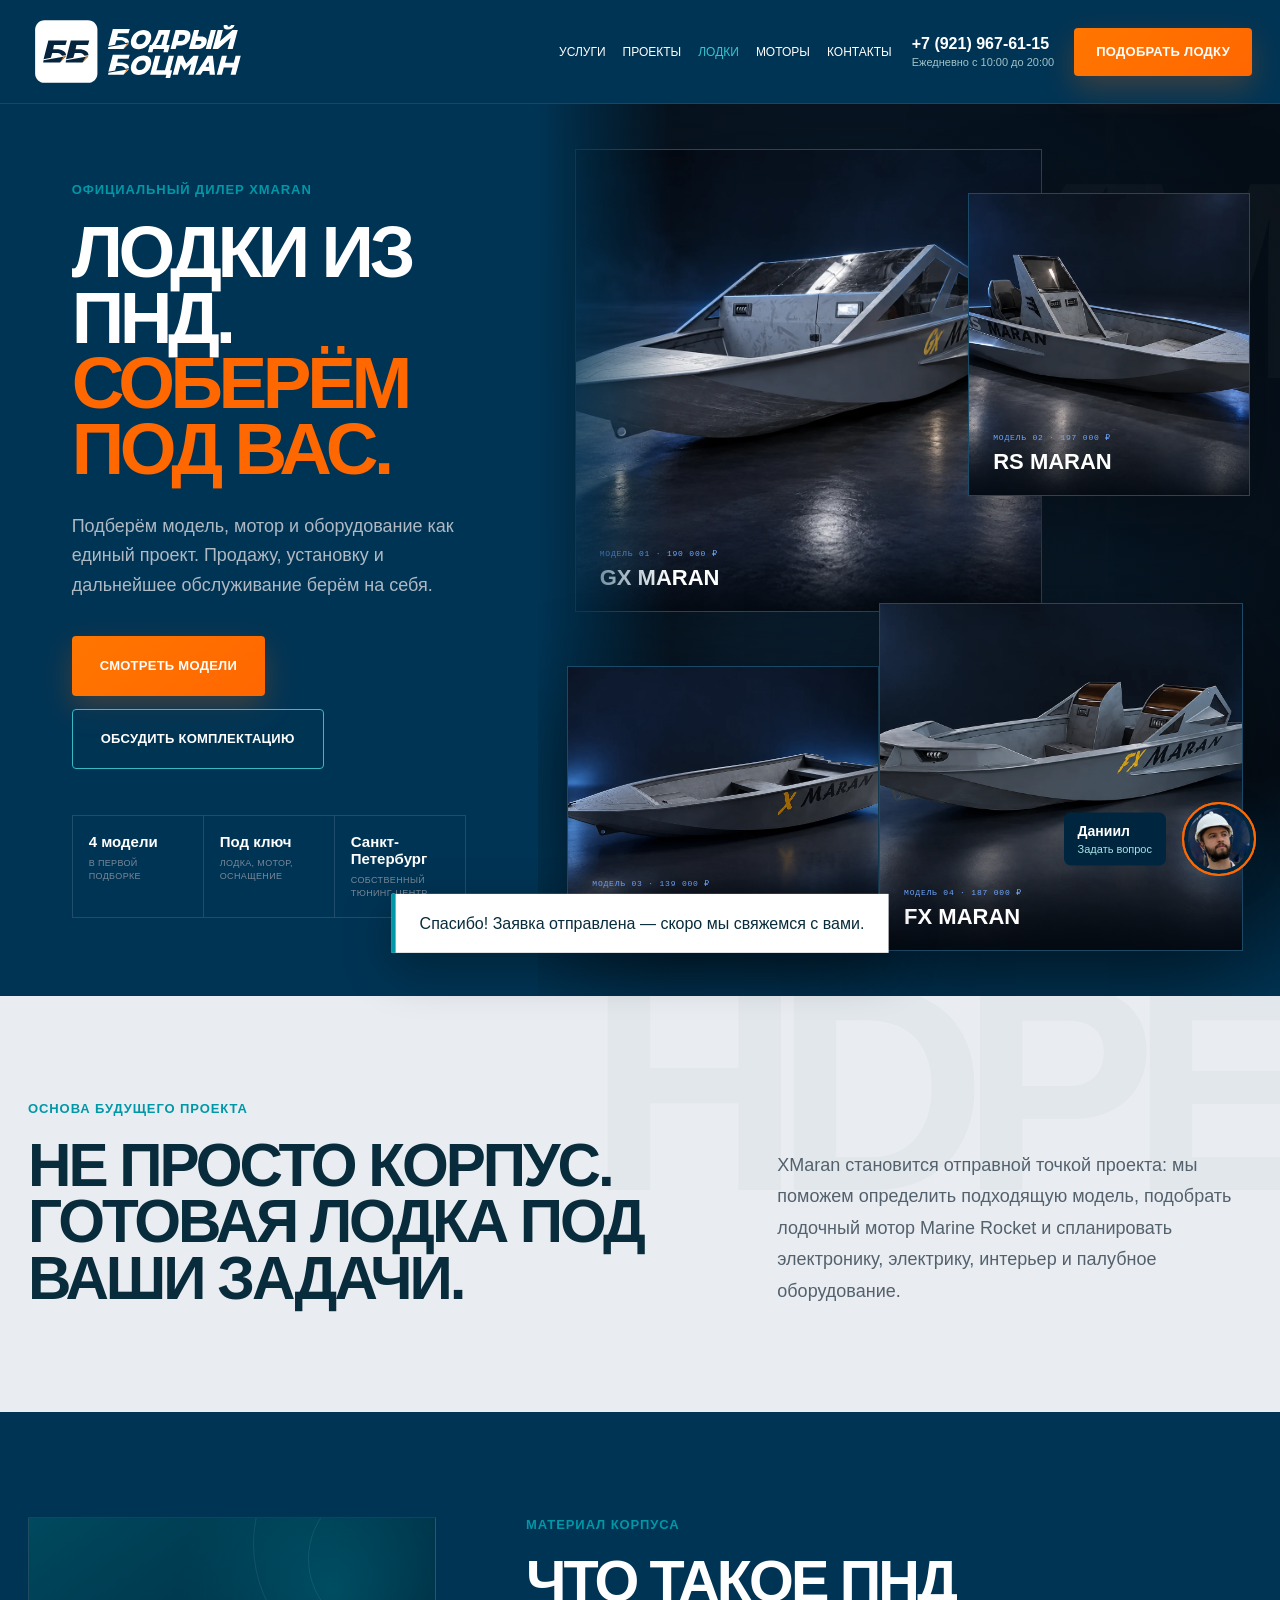
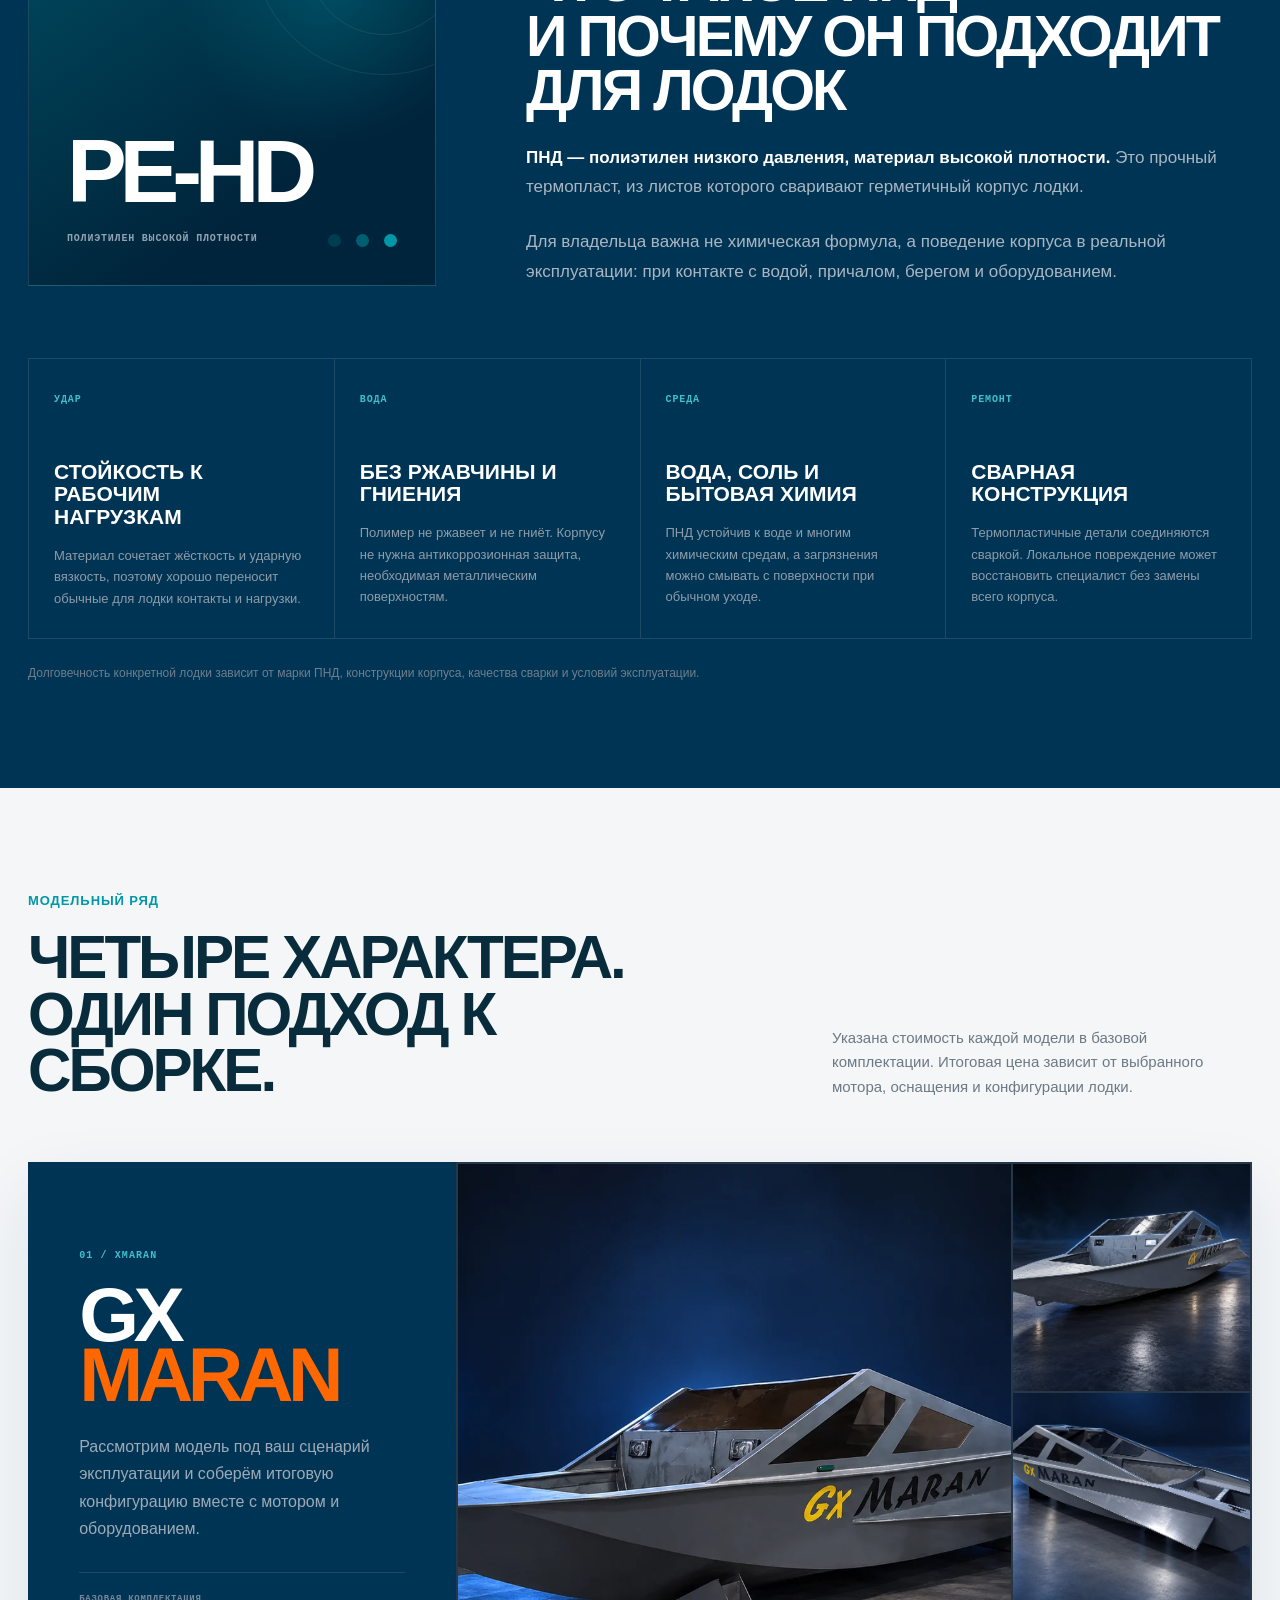
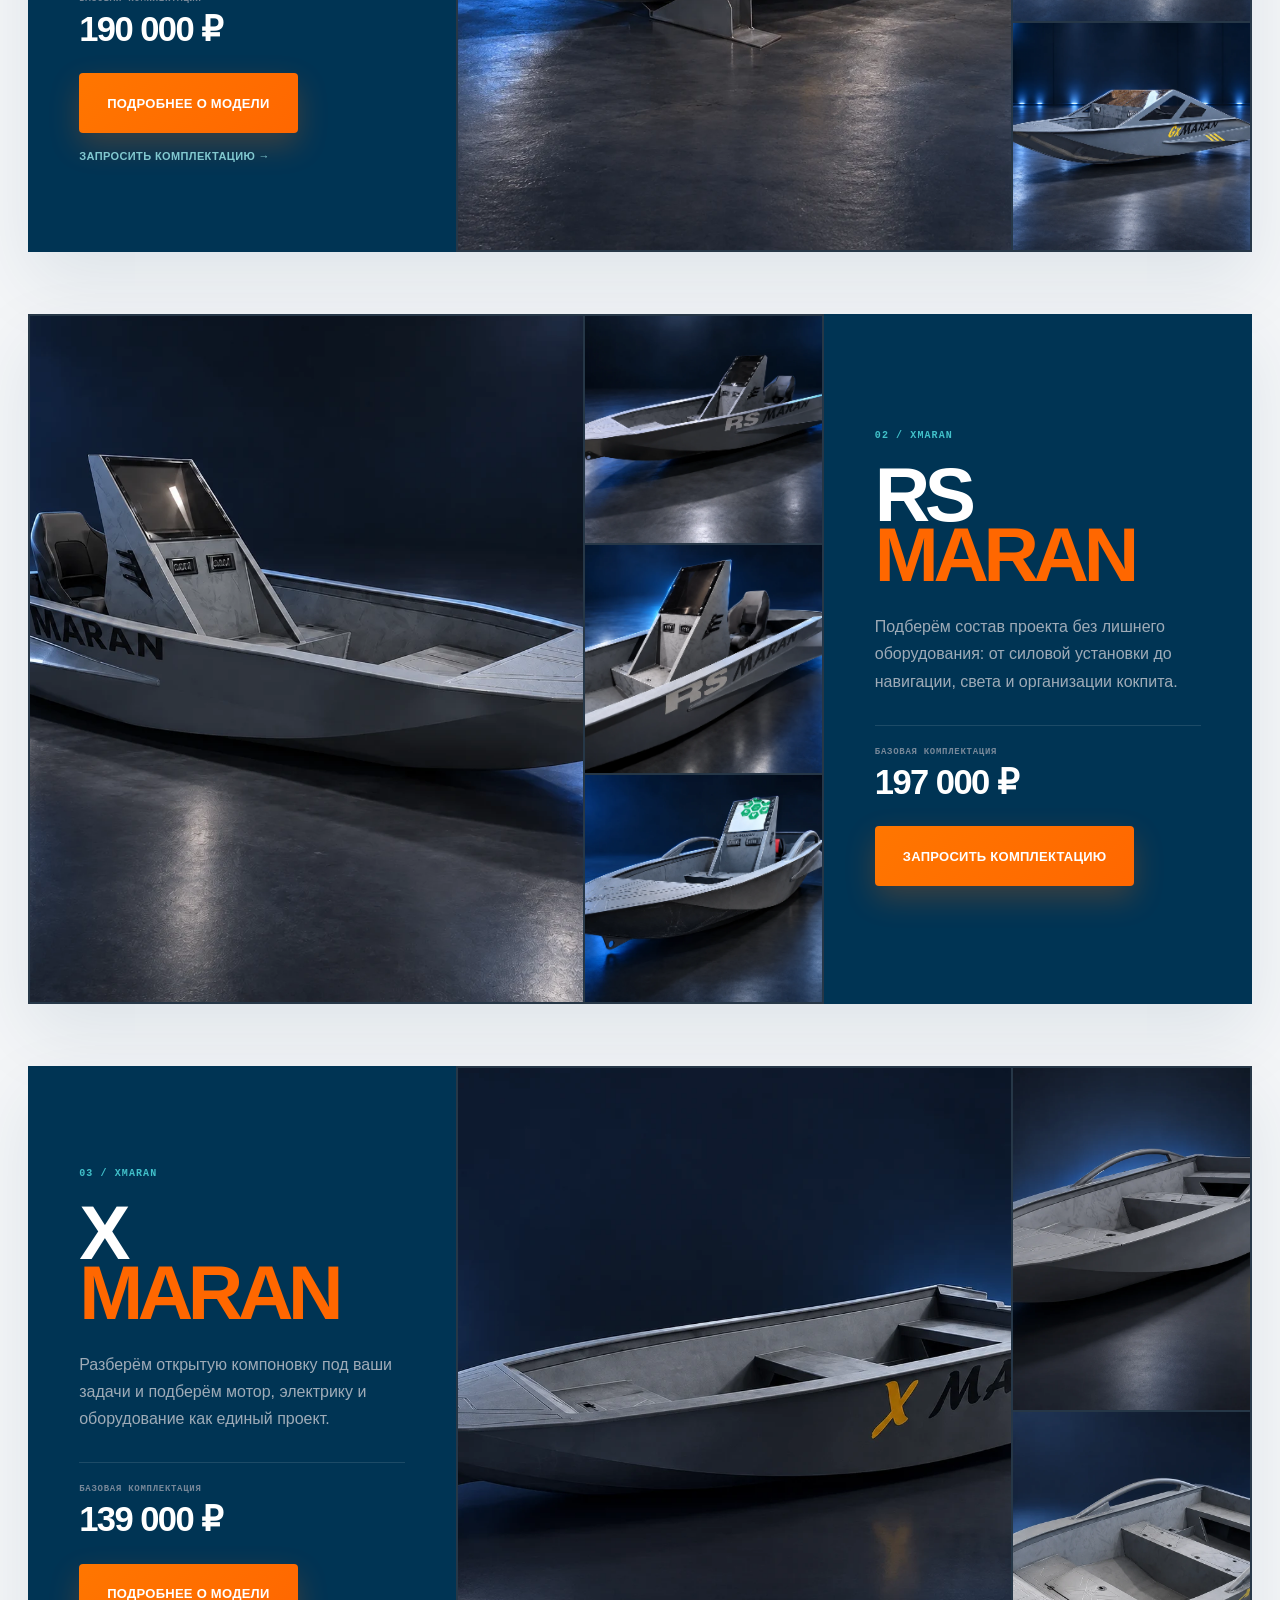
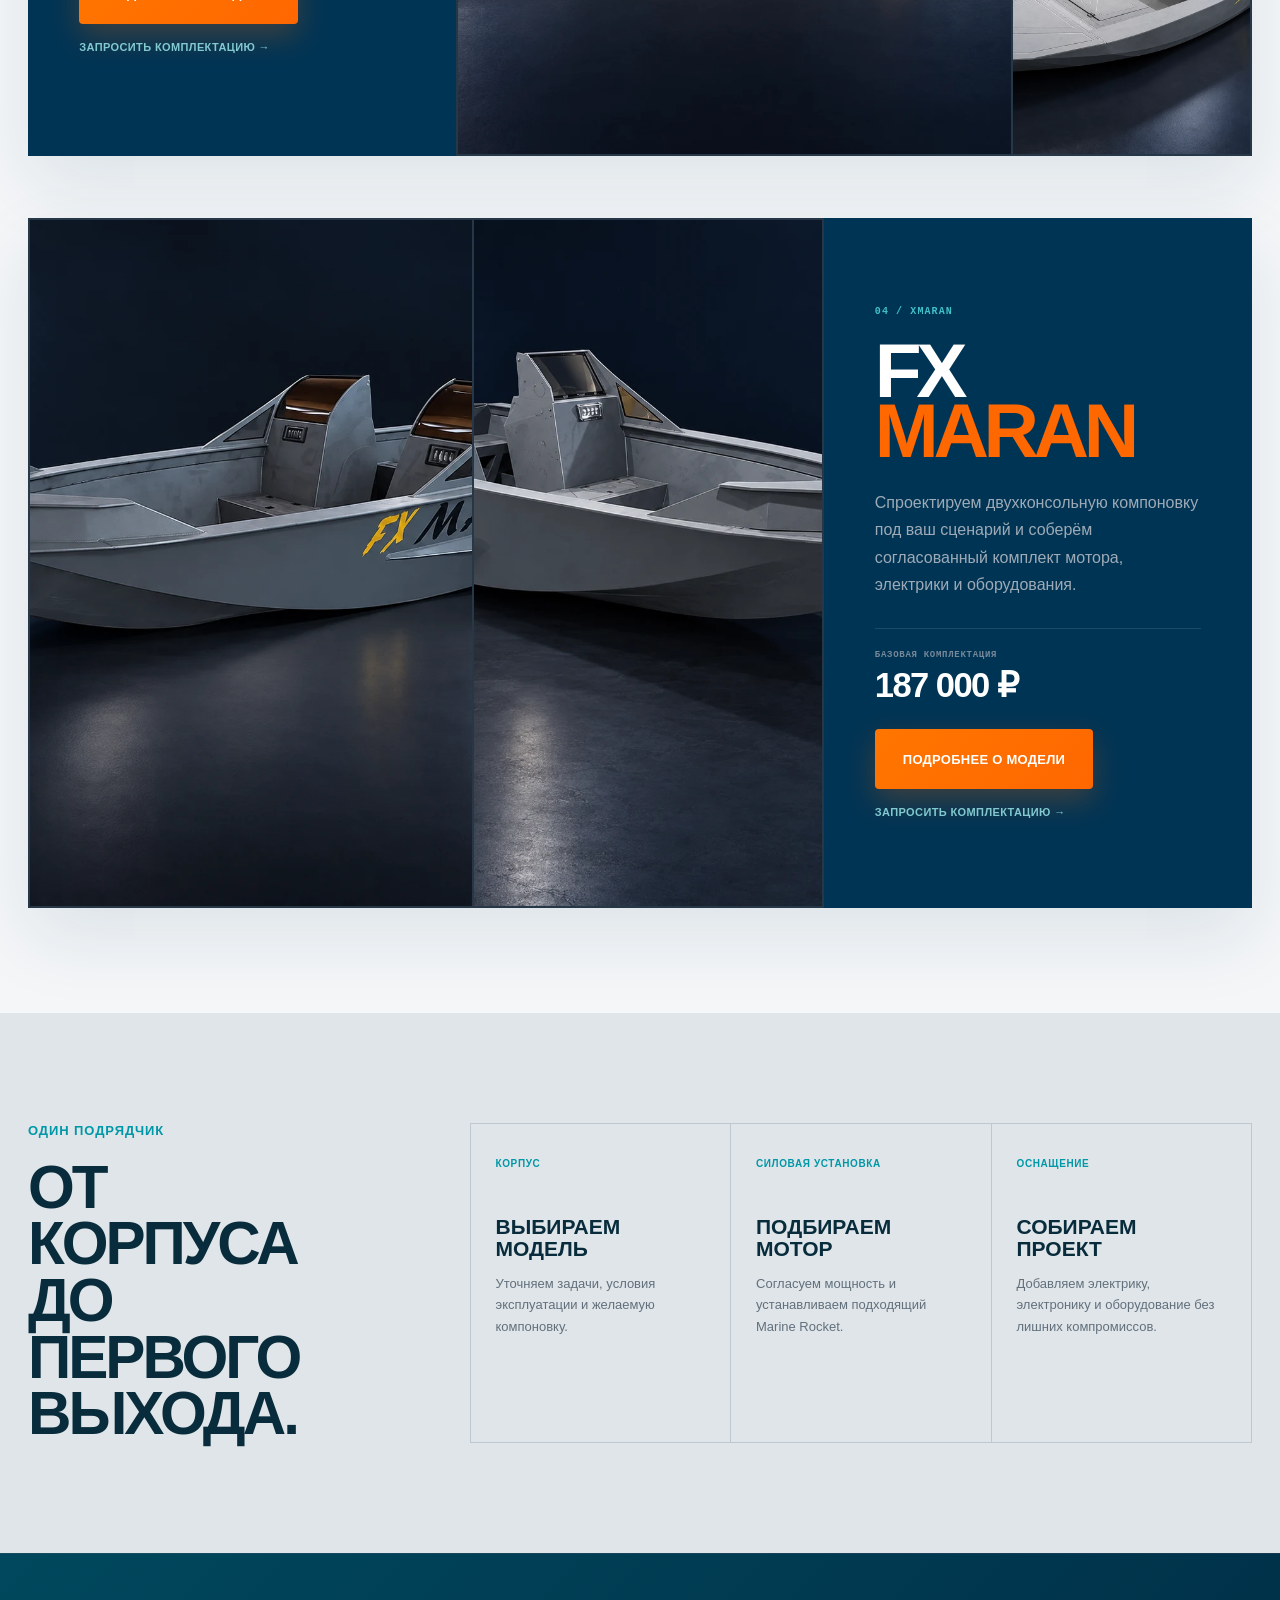
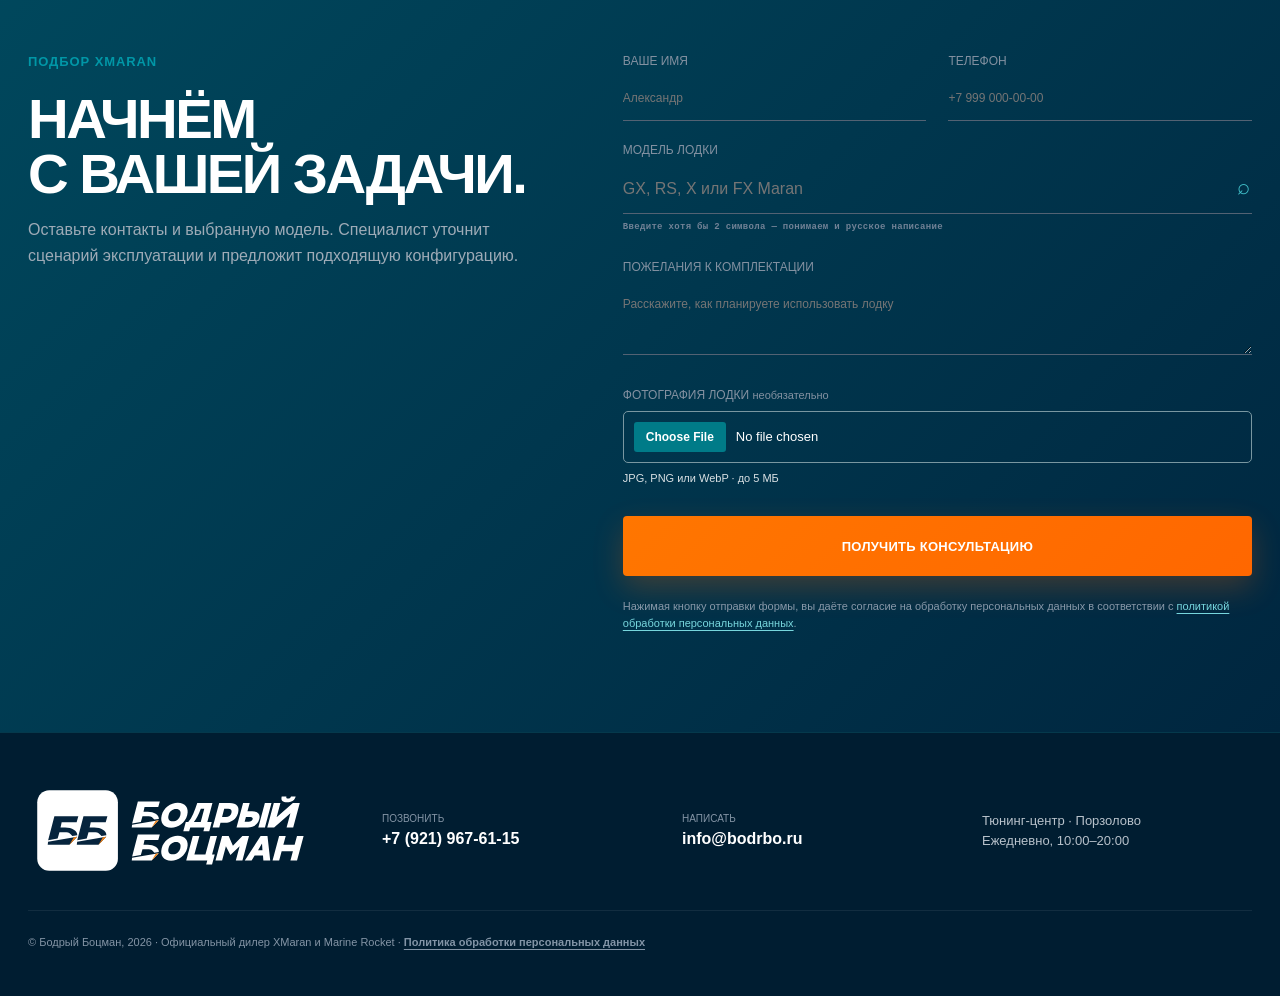
<file: boats.html>
<!doctype html>
<html lang="ru">
<head>
  <meta charset="UTF-8">
  <!-- Yandex.Metrika counter -->
  <script type="text/javascript">
      (function(m,e,t,r,i,k,a){
          m[i]=m[i]||function(){(m[i].a=m[i].a||[]).push(arguments)};
          m[i].l=1*new Date();
          for (var j = 0; j < document.scripts.length; j++) {if (document.scripts[j].src === r) { return; }}
          k=e.createElement(t),a=e.getElementsByTagName(t)[0],k.async=1,k.src=r,a.parentNode.insertBefore(k,a)
      })(window, document,'script','https://mc.yandex.ru/metrika/tag.js?id=104372402', 'ym');

      ym(104372402, 'init', {ssr:true, webvisor:true, clickmap:true, ecommerce:"dataLayer", referrer: document.referrer, url: location.href, accurateTrackBounce:true, trackLinks:true});
  </script>
  <!-- /Yandex.Metrika counter -->
  <meta name="viewport" content="width=device-width, initial-scale=1.0">
  <meta name="description" content="Лодки из ПНД XMaran в Санкт-Петербурге. Официальный дилер: подбор модели, комплектации, мотора и оснащения под ключ.">
  <meta name="theme-color" content="#003454">
  <link rel="canonical" href="https://bodrbo-tuning.ru/lodki-xmaran/">
  <meta property="og:locale" content="ru_RU">
  <meta property="og:type" content="website">
  <meta property="og:title" content="Лодки из ПНД XMaran — официальный дилер в Санкт-Петербурге">
  <meta property="og:description" content="GX Maran, RS Maran, X Maran и FX Maran: лодка, мотор и оснащение в одном проекте.">
  <meta property="og:url" content="https://bodrbo-tuning.ru/lodki-xmaran/">
  <meta property="og:image" content="https://bodrbo-tuning.ru/assets/boats/xmaran/gx-maran/gx-maran-hero.webp">
  <title>Лодки из ПНД XMaran — официальный дилер «Бодрый Боцман»</title>
  <script type="application/ld+json">
    {
      "@context": "https://schema.org",
      "@type": "CollectionPage",
      "name": "Лодки из ПНД XMaran",
      "url": "https://bodrbo-tuning.ru/lodki-xmaran/",
      "mainEntity": {
        "@type": "ItemList",
        "itemListElement": [
          {"@type": "ListItem", "position": 1, "item": {"@type": "Product", "name": "GX Maran", "url": "https://bodrbo-tuning.ru/lodki-xmaran/gx-maran/", "offers": {"@type": "Offer", "priceCurrency": "RUB", "price": "190000"}}},
          {"@type": "ListItem", "position": 2, "item": {"@type": "Product", "name": "RS Maran", "url": "https://bodrbo-tuning.ru/lodki-xmaran/#rs-maran", "offers": {"@type": "Offer", "priceCurrency": "RUB", "price": "197000"}}},
          {"@type": "ListItem", "position": 3, "item": {"@type": "Product", "name": "X Maran", "url": "https://bodrbo-tuning.ru/lodki-xmaran/x-maran/", "offers": {"@type": "Offer", "priceCurrency": "RUB", "price": "139000"}}},
          {"@type": "ListItem", "position": 4, "item": {"@type": "Product", "name": "FX Maran", "url": "https://bodrbo-tuning.ru/lodki-xmaran/fx-maran/", "offers": {"@type": "Offer", "priceCurrency": "RUB", "price": "187000"}}}
        ]
      }
    }
  </script>
  <link rel="icon" href="/assets/brand/current/favicon.svg" type="image/svg+xml">
  <link rel="stylesheet" href="/styles.css?v=28">
</head>
<body class="boats-page">
  <noscript><div><img src="https://mc.yandex.ru/watch/104372402" style="position:absolute; left:-9999px;" alt=""></div></noscript>
  <header class="site-header site-header--solid">
    <a class="brand" href="/" aria-label="Бодрый Боцман — на главную">
      <img class="brand__logo" src="/assets/brand/current/bodry-botsman-combined-side-2lines-light.svg" alt="Бодрый Боцман">
      <span class="brand__descriptor">Тюнинг, ремонт<br>и модернизация катеров</span>
    </a>
    <nav class="nav" aria-label="Основная навигация">
      <a href="/#services">Услуги</a><a href="/proekty/">Проекты</a><a href="/lodki-xmaran/" aria-current="page">Лодки</a><a href="/lodochnye-motory-marine-rocket/">Моторы</a><a href="/#contacts">Контакты</a>
    </nav>
    <div class="header-contact"><a href="tel:+79219676115" data-contact="phone">+7 (921) 967-61-15</a><small data-contact="hours-header">Ежедневно с 10:00 до 20:00</small></div>
    <a class="button button--small" href="#boat-request">Подобрать лодку</a>
    <button class="menu-toggle" aria-expanded="false" aria-controls="mobile-menu" aria-label="Открыть меню"><span></span><span></span></button>
  </header>

  <div class="mobile-menu" id="mobile-menu">
    <a href="/#services">Услуги</a><a href="/proekty/">Проекты</a><a href="/lodki-xmaran/" aria-current="page">Лодки</a><a href="/lodochnye-motory-marine-rocket/">Моторы</a><a href="/#contacts">Контакты</a>
    <a href="tel:+79219676115" data-contact="phone">+7 (921) 967-61-15</a>
  </div>

  <main>
    <section class="boats-hero" aria-labelledby="boats-hero-title">
      <div class="boats-hero__copy">
        <p class="eyebrow">Официальный дилер XMaran</p>
        <h1 id="boats-hero-title">Лодки из ПНД.<br><em>Соберём под вас.</em></h1>
        <p class="boats-hero__lead">Подберём модель, мотор и оборудование как единый проект. Продажу, установку и дальнейшее обслуживание берём на себя.</p>
        <div class="boats-hero__actions">
          <a class="button" href="#models">Смотреть модели</a>
          <a class="button button--ghost" href="#boat-request">Обсудить комплектацию</a>
        </div>
        <dl class="boats-hero__facts">
          <div><dt>4 модели</dt><dd>в первой подборке</dd></div>
          <div><dt>Под ключ</dt><dd>лодка, мотор, оснащение</dd></div>
          <div><dt>Санкт-Петербург</dt><dd>собственный тюнинг-центр</dd></div>
        </dl>
      </div>
      <div class="boats-hero__visual" aria-label="Модели GX Maran, RS Maran, X Maran и FX Maran">
        <span class="boats-hero__wordmark" aria-hidden="true">XM</span>
        <figure class="boats-hero__boat boats-hero__boat--gx">
          <img src="/assets/boats/xmaran/gx-maran/gx-maran-hero.webp" alt="Лодка из ПНД GX Maran" fetchpriority="high">
          <figcaption><small>Модель 01 · 190 000 ₽</small><strong>GX Maran</strong></figcaption>
        </figure>
        <figure class="boats-hero__boat boats-hero__boat--rs">
          <img src="/assets/boats/xmaran/rs-maran/rs-maran-hero.webp" alt="Лодка из ПНД RS Maran" fetchpriority="high">
          <figcaption><small>Модель 02 · 197 000 ₽</small><strong>RS Maran</strong></figcaption>
        </figure>
        <figure class="boats-hero__boat boats-hero__boat--x">
          <img src="/assets/boats/xmaran/x-maran/x-maran-hero.webp" alt="Лодка из ПНД X Maran" fetchpriority="high">
          <figcaption><small>Модель 03 · 139 000 ₽</small><strong>X Maran</strong></figcaption>
        </figure>
        <figure class="boats-hero__boat boats-hero__boat--fx">
          <img src="/assets/boats/xmaran/fx-maran/fx-maran-hero.webp" alt="Лодка из ПНД FX Maran" fetchpriority="high">
          <figcaption><small>Модель 04 · 187 000 ₽</small><strong>FX Maran</strong></figcaption>
        </figure>
      </div>
    </section>

    <section class="boat-intro" aria-label="О лодках XMaran">
      <p class="boat-intro__mark" aria-hidden="true">HDPE</p>
      <div><p class="eyebrow">Основа будущего проекта</p><h2>Не просто корпус.<br>Готовая лодка под ваши задачи.</h2></div>
      <p>XMaran становится отправной точкой проекта: мы поможем определить подходящую модель, подобрать лодочный мотор Marine Rocket и спланировать электронику, электрику, интерьер и палубное оборудование.</p>
    </section>

    <section class="hdpe-explainer" id="material-pnd" aria-labelledby="hdpe-title">
      <div class="hdpe-explainer__lead">
        <div class="hdpe-explainer__material" aria-hidden="true">
          <span>PE-HD</span>
          <small>полиэтилен высокой плотности</small>
          <i></i>
        </div>
        <div class="hdpe-explainer__copy">
          <p class="eyebrow">Материал корпуса</p>
          <h2 id="hdpe-title">Что такое ПНД<br>и почему он подходит для лодок</h2>
          <p><strong>ПНД — полиэтилен низкого давления, материал высокой плотности.</strong> Это прочный термопласт, из листов которого сваривают герметичный корпус лодки.</p>
          <p>Для владельца важна не химическая формула, а поведение корпуса в реальной эксплуатации: при контакте с водой, причалом, берегом и оборудованием.</p>
        </div>
      </div>
      <div class="hdpe-benefits">
        <article><span>Удар</span><h3>Стойкость к рабочим нагрузкам</h3><p>Материал сочетает жёсткость и ударную вязкость, поэтому хорошо переносит обычные для лодки контакты и нагрузки.</p></article>
        <article><span>Вода</span><h3>Без ржавчины и гниения</h3><p>Полимер не ржавеет и не гниёт. Корпусу не нужна антикоррозионная защита, необходимая металлическим поверхностям.</p></article>
        <article><span>Среда</span><h3>Вода, соль и бытовая химия</h3><p>ПНД устойчив к воде и многим химическим средам, а загрязнения можно смывать с поверхности при обычном уходе.</p></article>
        <article><span>Ремонт</span><h3>Сварная конструкция</h3><p>Термопластичные детали соединяются сваркой. Локальное повреждение может восстановить специалист без замены всего корпуса.</p></article>
      </div>
      <p class="hdpe-explainer__note">Долговечность конкретной лодки зависит от марки ПНД, конструкции корпуса, качества сварки и условий эксплуатации.</p>
    </section>

    <section class="boat-models" id="models" aria-labelledby="boat-models-title">
      <div class="boat-models__heading">
        <div><p class="eyebrow">Модельный ряд</p><h2 id="boat-models-title">Четыре характера.<br>Один подход к сборке.</h2></div>
        <p>Указана стоимость каждой модели в базовой комплектации. Итоговая цена зависит от выбранного мотора, оснащения и конфигурации лодки.</p>
      </div>

      <article class="boat-showcase" id="gx-maran">
        <div class="boat-showcase__copy">
          <span>01 / XMaran</span>
          <h3>GX<br><em>Maran</em></h3>
          <p>Рассмотрим модель под ваш сценарий эксплуатации и соберём итоговую конфигурацию вместе с мотором и оборудованием.</p>
          <dl class="boat-showcase__price"><dt>Базовая комплектация</dt><dd>190 000 ₽</dd></dl>
          <div class="boat-showcase__actions">
            <a class="button" href="/lodki-xmaran/gx-maran/">Подробнее о модели</a>
            <a class="boat-showcase__request-link" href="#boat-request" data-request-model="GX Maran">Запросить комплектацию →</a>
          </div>
        </div>
        <div class="boat-showcase__gallery">
          <figure class="boat-showcase__main"><img src="/assets/boats/xmaran/gx-maran/gx-maran-port-side.webp" alt="GX Maran — вид сбоку" loading="lazy"></figure>
          <figure><img src="/assets/boats/xmaran/gx-maran/gx-maran-hero.webp" alt="GX Maran — вид спереди" loading="lazy"></figure>
          <figure><img src="/assets/boats/xmaran/gx-maran/gx-maran-rear-quarter.webp" alt="GX Maran — вид с кормы" loading="lazy"></figure>
          <figure><img src="/assets/boats/xmaran/gx-maran/gx-maran-side-profile.webp" alt="GX Maran — профиль корпуса" loading="lazy"></figure>
        </div>
      </article>

      <article class="boat-showcase boat-showcase--reverse" id="rs-maran">
        <div class="boat-showcase__copy">
          <span>02 / XMaran</span>
          <h3>RS<br><em>Maran</em></h3>
          <p>Подберём состав проекта без лишнего оборудования: от силовой установки до навигации, света и организации кокпита.</p>
          <dl class="boat-showcase__price"><dt>Базовая комплектация</dt><dd>197 000 ₽</dd></dl>
          <a class="button" href="#boat-request" data-request-model="RS Maran">Запросить комплектацию</a>
        </div>
        <div class="boat-showcase__gallery">
          <figure class="boat-showcase__main"><img src="/assets/boats/xmaran/rs-maran/rs-maran-hero.webp" alt="RS Maran — общий вид" loading="lazy"></figure>
          <figure><img src="/assets/boats/xmaran/rs-maran/rs-maran-opposite-side.webp" alt="RS Maran — вид с другого борта" loading="lazy"></figure>
          <figure><img src="/assets/boats/xmaran/rs-maran/rs-maran-console.webp" alt="RS Maran — рулевая консоль" loading="lazy"></figure>
          <figure><img src="/assets/boats/xmaran/rs-maran/rs-maran-bow.webp" alt="RS Maran — носовая часть" loading="lazy"></figure>
        </div>
      </article>

      <article class="boat-showcase" id="x-maran">
        <div class="boat-showcase__copy">
          <span>03 / XMaran</span>
          <h3>X<br><em>Maran</em></h3>
          <p>Разберём открытую компоновку под ваши задачи и подберём мотор, электрику и оборудование как единый проект.</p>
          <dl class="boat-showcase__price"><dt>Базовая комплектация</dt><dd>139 000 ₽</dd></dl>
          <div class="boat-showcase__actions">
            <a class="button" href="/lodki-xmaran/x-maran/">Подробнее о модели</a>
            <a class="boat-showcase__request-link" href="#boat-request" data-request-model="X Maran">Запросить комплектацию →</a>
          </div>
        </div>
        <div class="boat-showcase__gallery boat-showcase__gallery--three">
          <figure class="boat-showcase__main"><img src="/assets/boats/xmaran/x-maran/x-maran-hero.webp" alt="X Maran — общий вид" loading="lazy"></figure>
          <figure><img src="/assets/boats/xmaran/x-maran/x-maran-side.webp" alt="X Maran — вид на палубу и кокпит" loading="lazy"></figure>
          <figure><img src="/assets/boats/xmaran/x-maran/x-maran-interior.webp" alt="X Maran — внутренняя компоновка" loading="lazy"></figure>
        </div>
      </article>

      <article class="boat-showcase boat-showcase--reverse" id="fx-maran">
        <div class="boat-showcase__copy">
          <span>04 / XMaran</span>
          <h3>FX<br><em>Maran</em></h3>
          <p>Спроектируем двухконсольную компоновку под ваш сценарий и соберём согласованный комплект мотора, электрики и оборудования.</p>
          <dl class="boat-showcase__price"><dt>Базовая комплектация</dt><dd>187 000 ₽</dd></dl>
          <div class="boat-showcase__actions">
            <a class="button" href="/lodki-xmaran/fx-maran/">Подробнее о модели</a>
            <a class="boat-showcase__request-link" href="#boat-request" data-request-model="FX Maran">Запросить комплектацию →</a>
          </div>
        </div>
        <div class="boat-showcase__gallery boat-showcase__gallery--two">
          <figure class="boat-showcase__main"><img src="/assets/boats/xmaran/fx-maran/fx-maran-hero.webp" alt="FX Maran — общий вид" loading="lazy"></figure>
          <figure><img src="/assets/boats/xmaran/fx-maran/fx-maran-opposite-side.webp" alt="FX Maran — вид с другого борта и двухконсольная компоновка" loading="lazy"></figure>
        </div>
      </article>
    </section>

    <section class="boat-project-path" aria-labelledby="boat-project-path-title">
      <div class="boat-project-path__heading"><p class="eyebrow">Один подрядчик</p><h2 id="boat-project-path-title">От корпуса<br>до первого выхода.</h2></div>
      <div class="boat-project-path__steps">
        <article><span>Корпус</span><h3>Выбираем модель</h3><p>Уточняем задачи, условия эксплуатации и желаемую компоновку.</p></article>
        <article><span>Силовая установка</span><h3>Подбираем мотор</h3><p>Согласуем мощность и устанавливаем подходящий Marine Rocket.</p></article>
        <article><span>Оснащение</span><h3>Собираем проект</h3><p>Добавляем электрику, электронику и оборудование без лишних компромиссов.</p></article>
      </div>
    </section>

    <section class="request boat-request" id="boat-request">
      <div><p class="eyebrow">Подбор XMaran</p><h2>Начнём<br>с вашей задачи.</h2><p>Оставьте контакты и выбранную модель. Специалист уточнит сценарий эксплуатации и предложит подходящую конфигурацию.</p></div>
      <form id="lead-form" action="/submit-request.php" method="post">
        <input type="hidden" name="request_id" value="">
        <input type="hidden" name="source_url" value="">
        <label class="form-trap" aria-hidden="true">Сайт компании<input name="company_website" tabindex="-1" autocomplete="off"></label>
        <label>Ваше имя<input name="name" autocomplete="name" required placeholder="Александр"></label>
        <label>Телефон<input name="phone" autocomplete="tel" required placeholder="+7 999 000-00-00"></label>
        <div class="form-wide form-field boat-model-field" data-boat-model-field>
          <label for="boats-lead-model">Модель лодки</label>
          <div class="boat-model-search">
            <input id="boats-lead-model" name="boat_model" autocomplete="off" placeholder="GX, RS, X или FX Maran" data-boat-model-search>
            <input type="hidden" name="boat_profile_id" value="">
            <div class="boat-model-results" data-boat-model-results role="listbox" hidden></div>
          </div>
          <p class="boat-model-status" data-boat-model-status aria-live="polite">Введите хотя бы 2 символа — понимаем и русское написание</p>
        </div>
        <label class="form-wide">Пожелания к комплектации<textarea name="message" rows="3" placeholder="Расскажите, как планируете использовать лодку"></textarea></label>
        <button class="button form-wide" type="submit">Получить консультацию</button>
        <p class="form-note form-wide">Нажимая кнопку отправки формы, вы даёте согласие на обработку персональных данных в соответствии с <a href="/privacy/" target="_blank" rel="noopener">политикой обработки персональных данных</a>.</p>
      </form>
    </section>
  </main>

  <footer>
    <a class="footer-brand" href="/" aria-label="Бодрый Боцман — на главную"><img class="footer-brand__logo" src="/assets/brand/current/bodry-botsman-combined-side-2lines-light.svg" alt="Бодрый Боцман"></a>
    <div><small>Позвонить</small><a href="tel:+79219676115" data-contact="phone">+7 (921) 967-61-15</a></div>
    <div><small>Написать</small><a href="mailto:info@bodrbo.ru" data-contact="email">info@bodrbo.ru</a></div>
    <p><span data-contact="location-label">Тюнинг-центр · Порзолово</span><br><span data-contact="hours-short">Ежедневно, 10:00–20:00</span></p>
    <span>© Бодрый Боцман, 2026 · Официальный дилер XMaran и Marine Rocket · <a href="/privacy/">Политика обработки персональных данных</a></span>
  </footer>
  <div class="toast" role="status" aria-live="polite">Спасибо! Заявка отправлена — скоро мы свяжемся с вами.</div>
  <script src="/site-content.php"></script>
  <script src="/boat-model-search.js?v=2"></script>
  <script src="/script.js?v=6"></script>
</body>
</html>
</file>
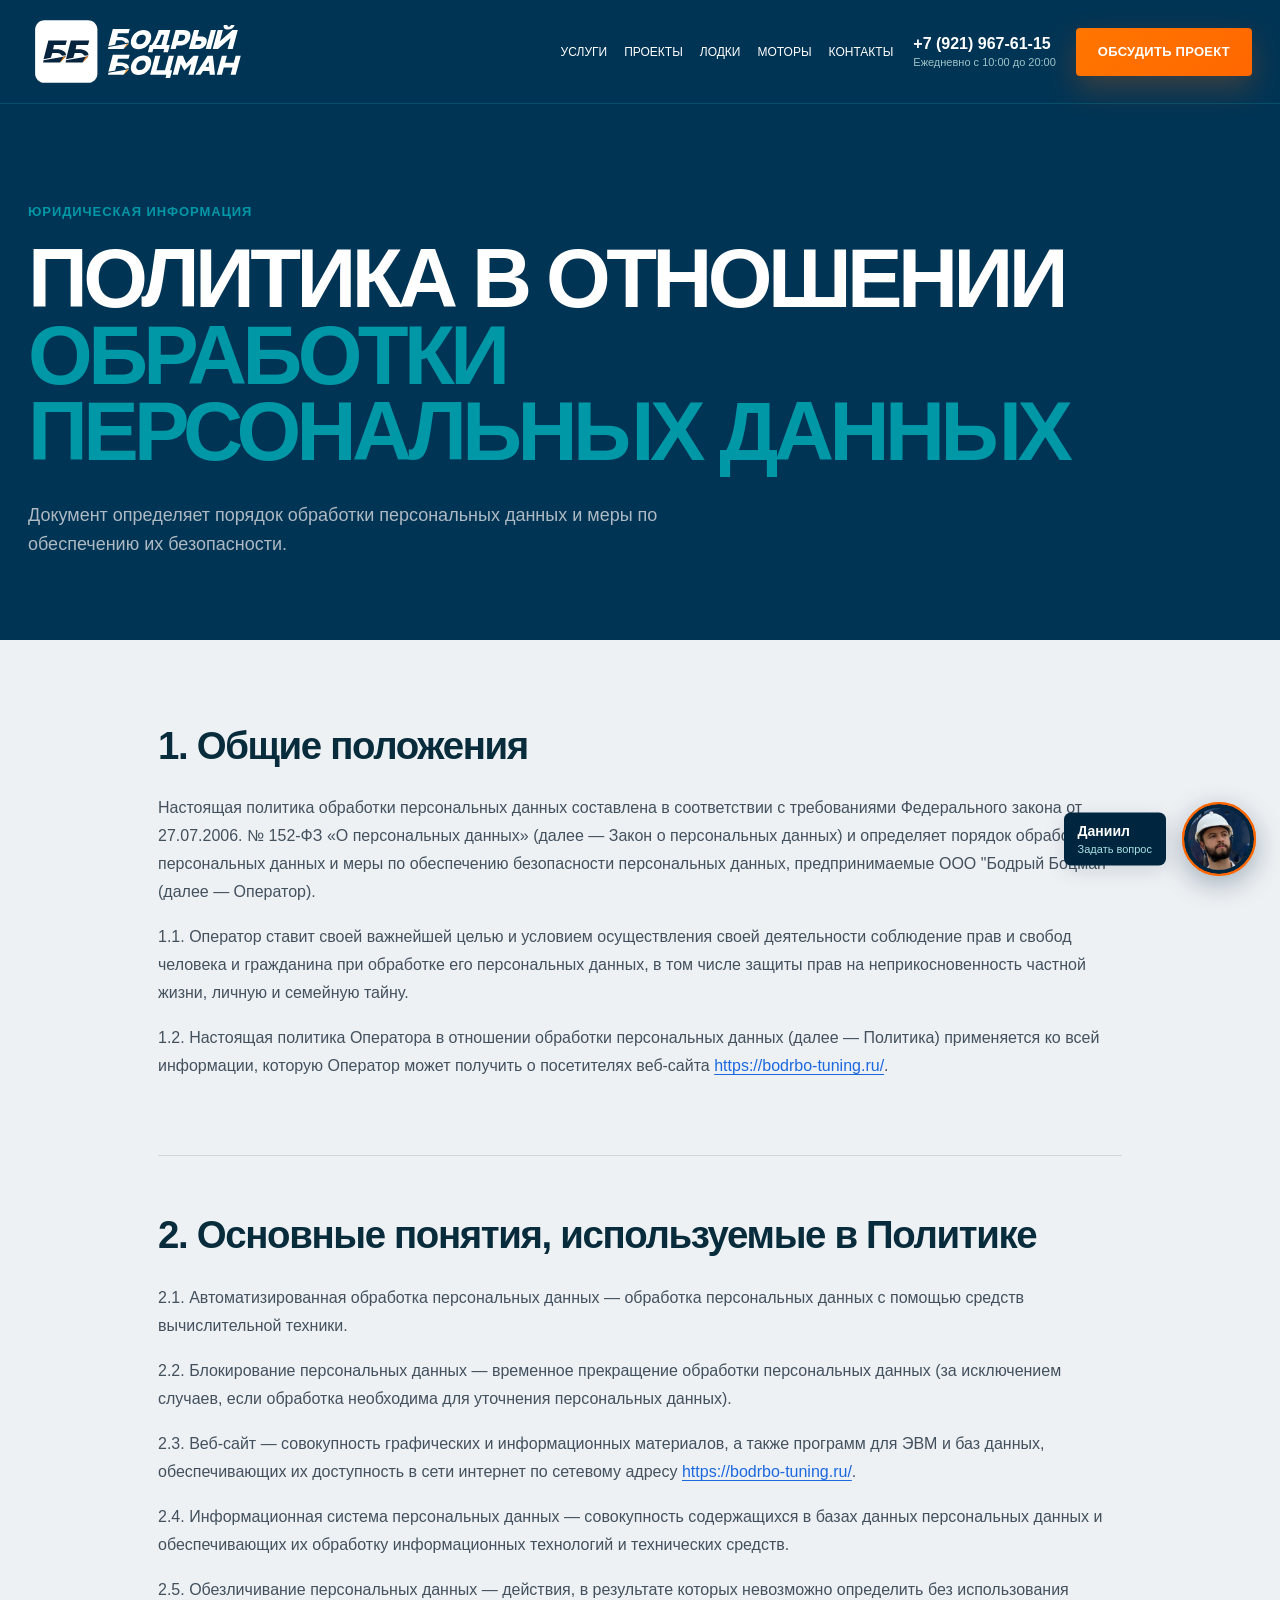
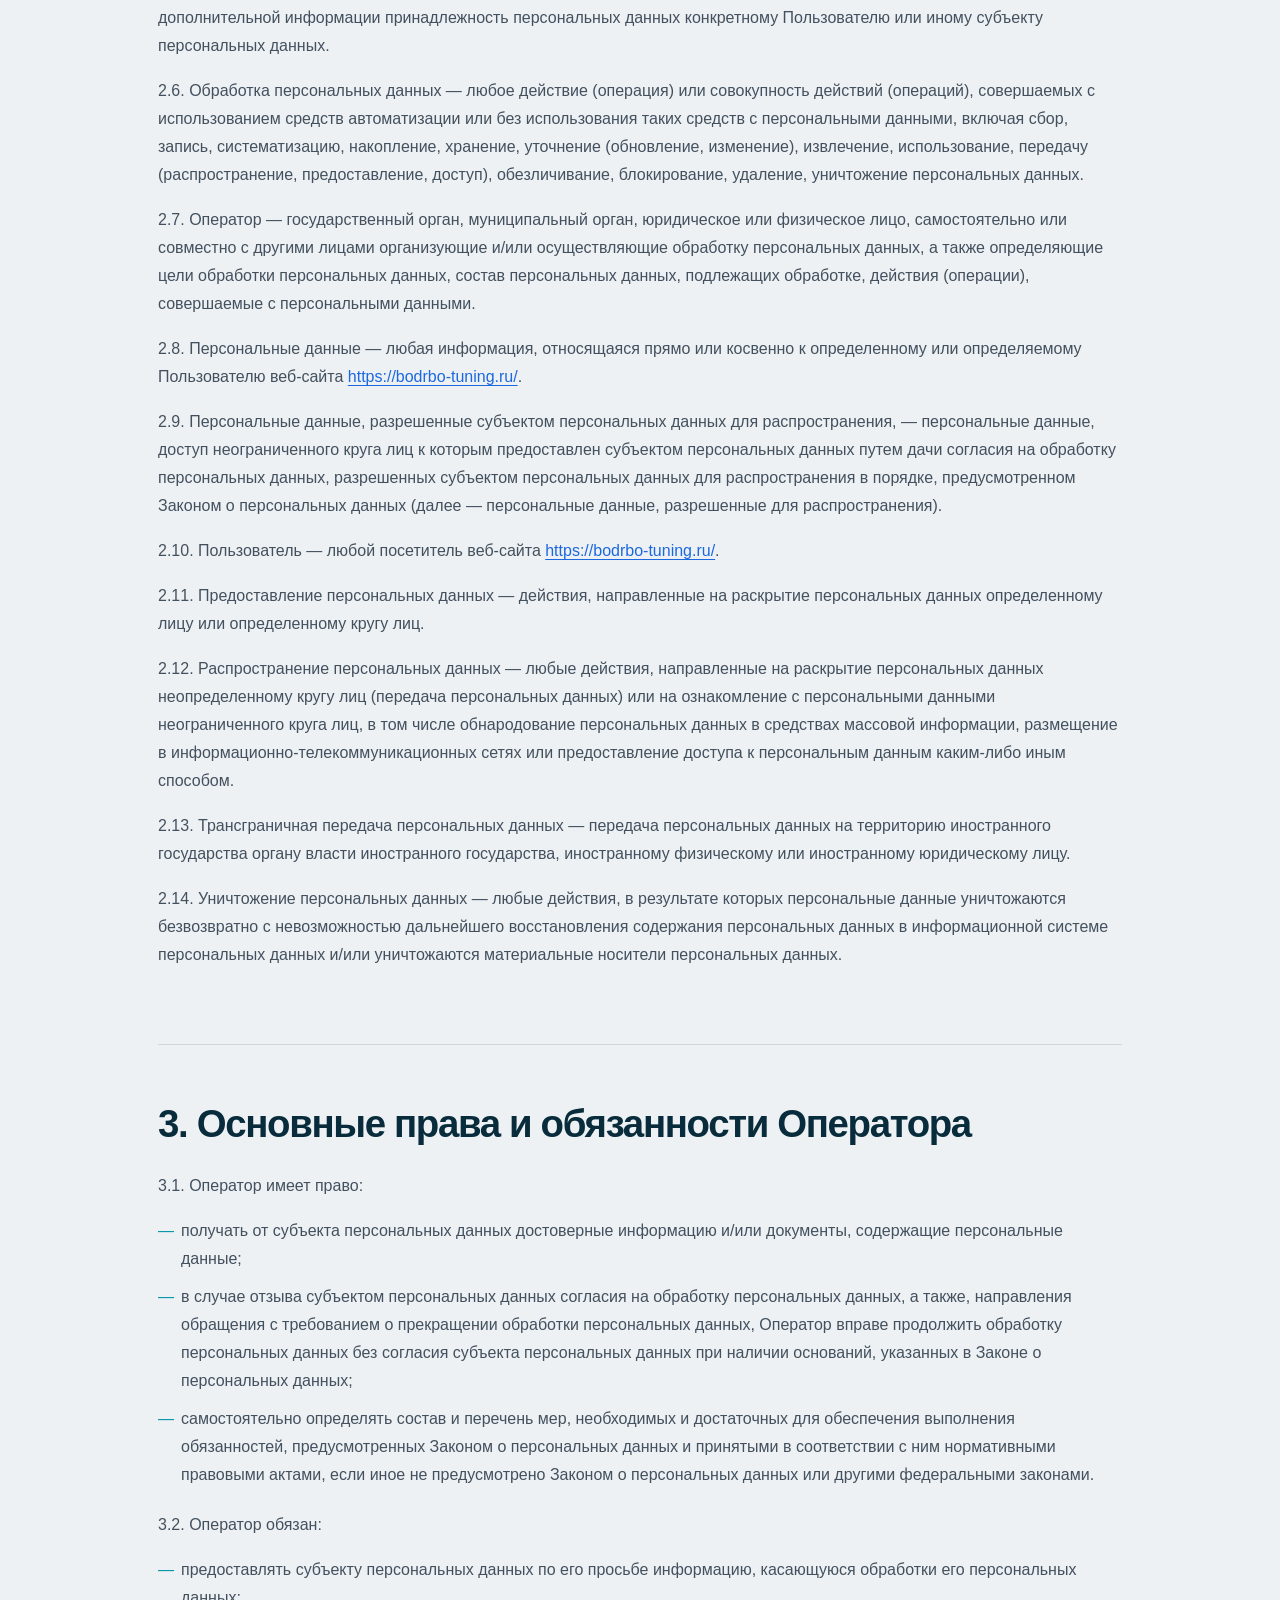
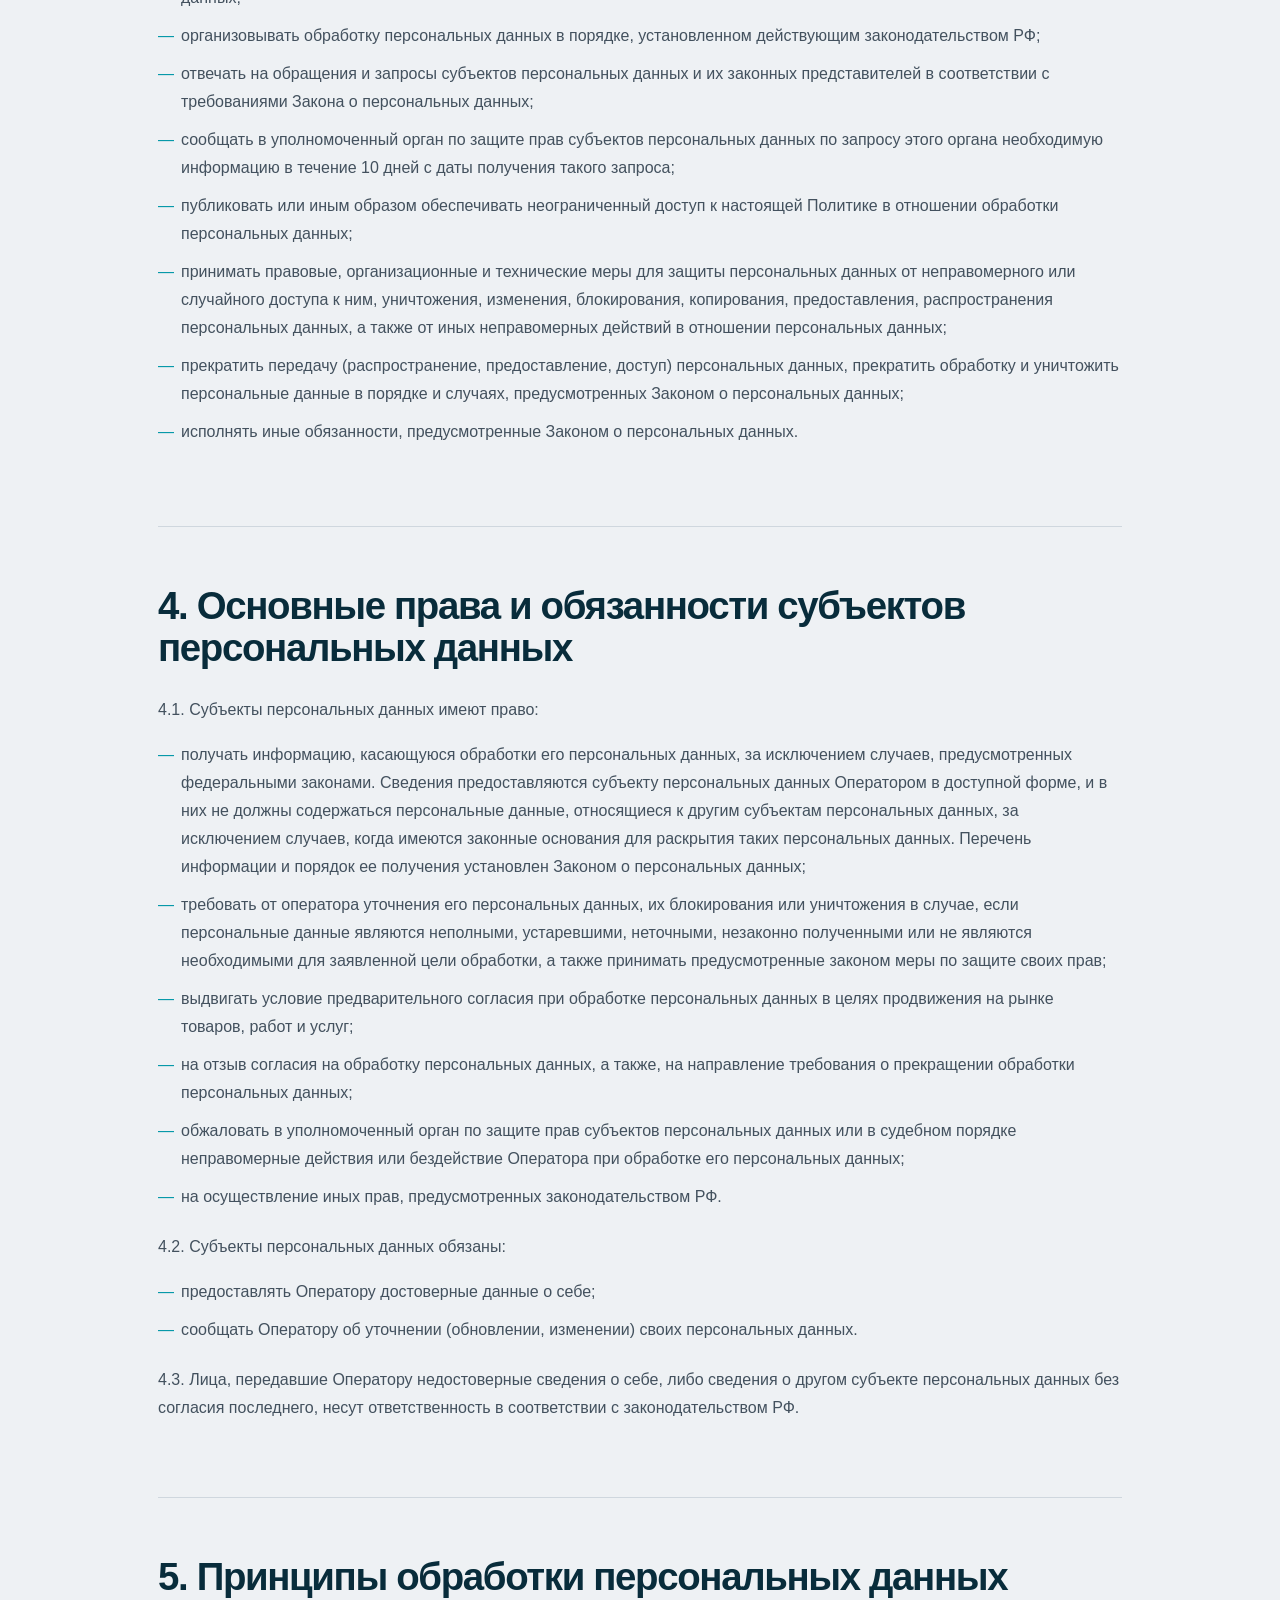
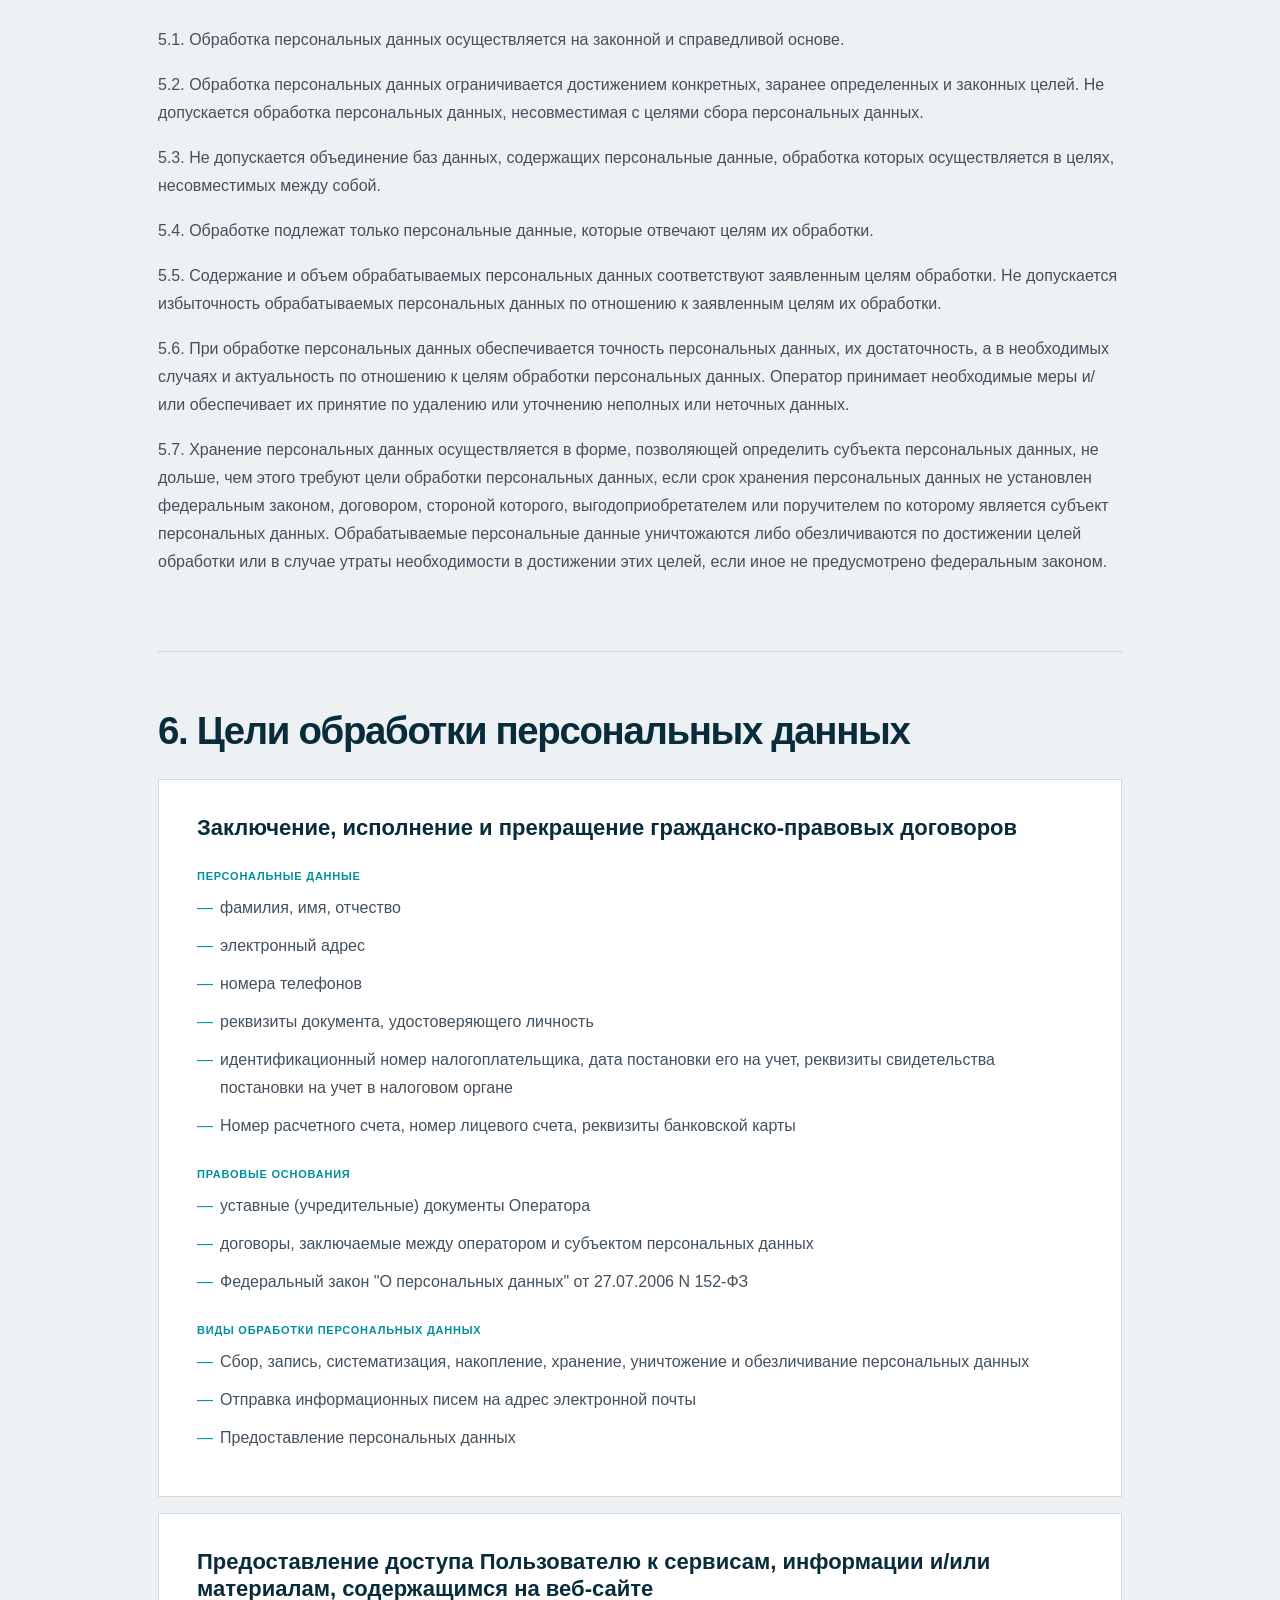
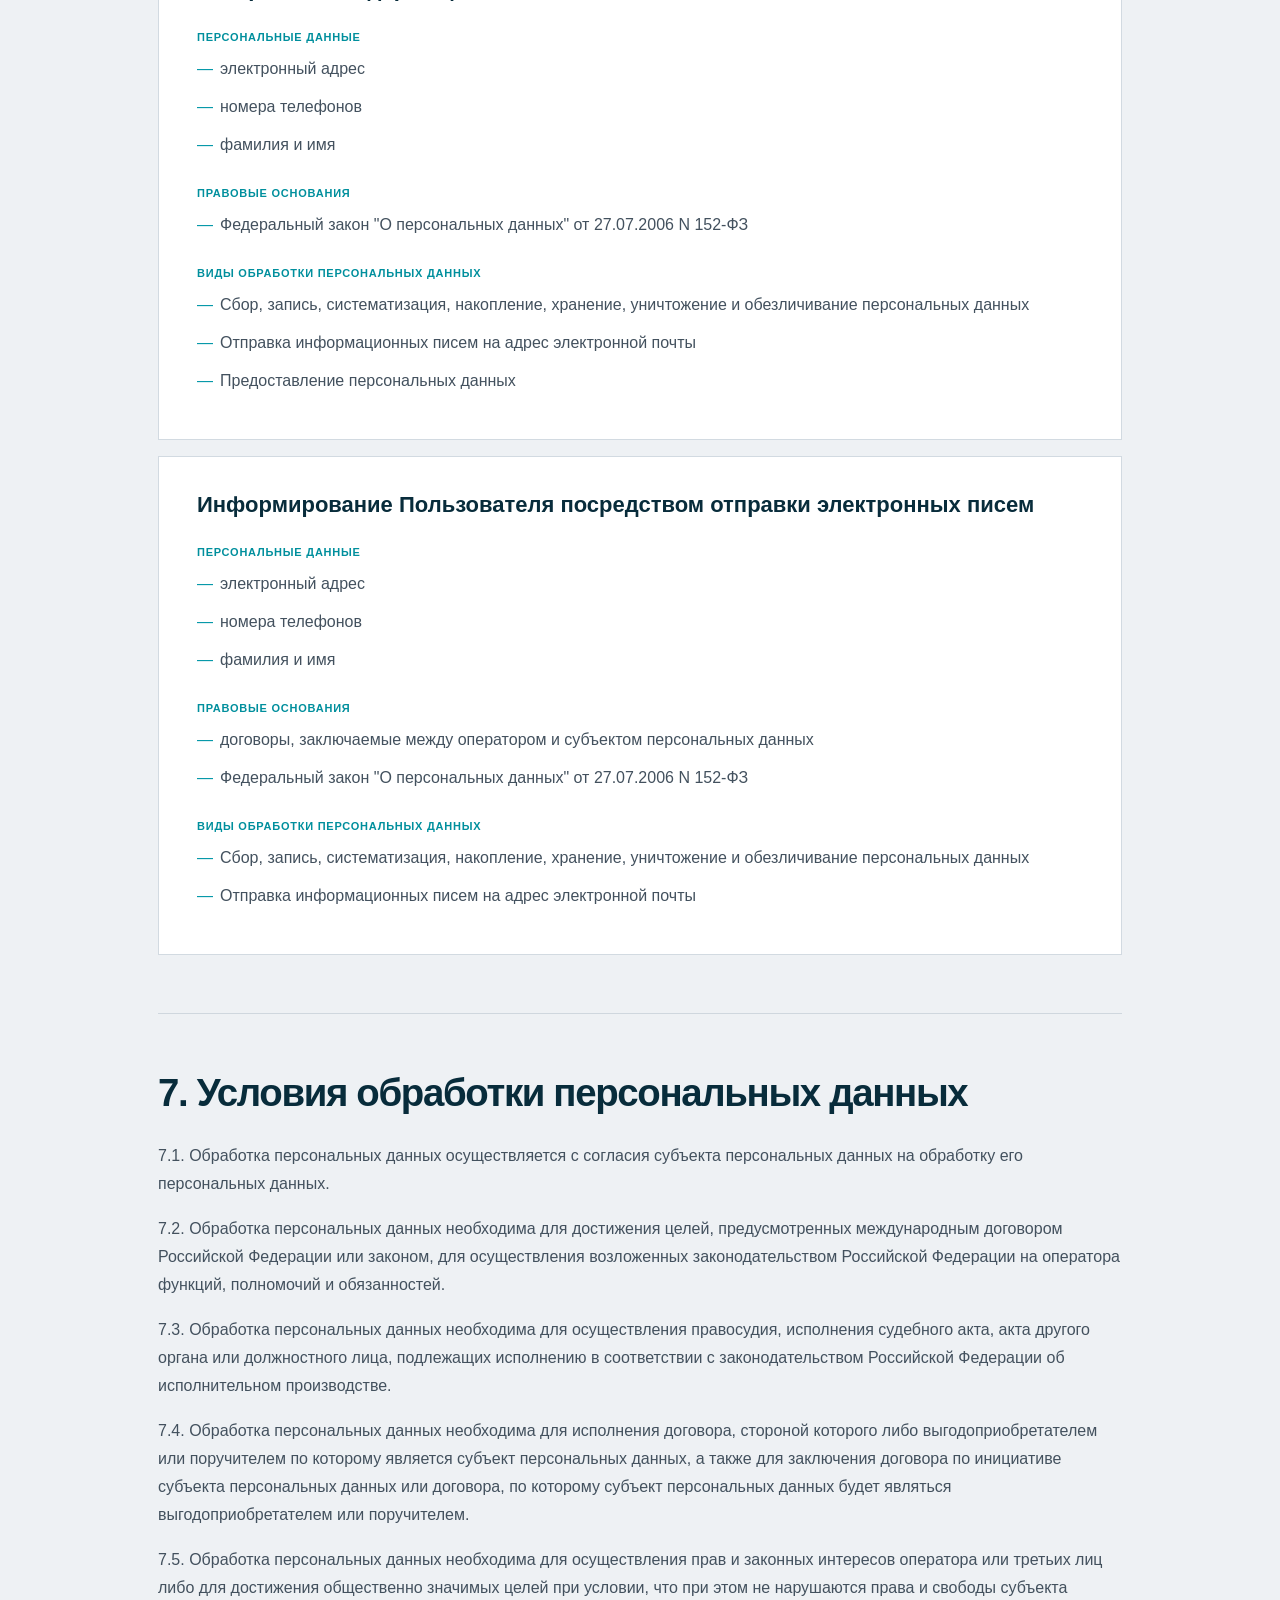
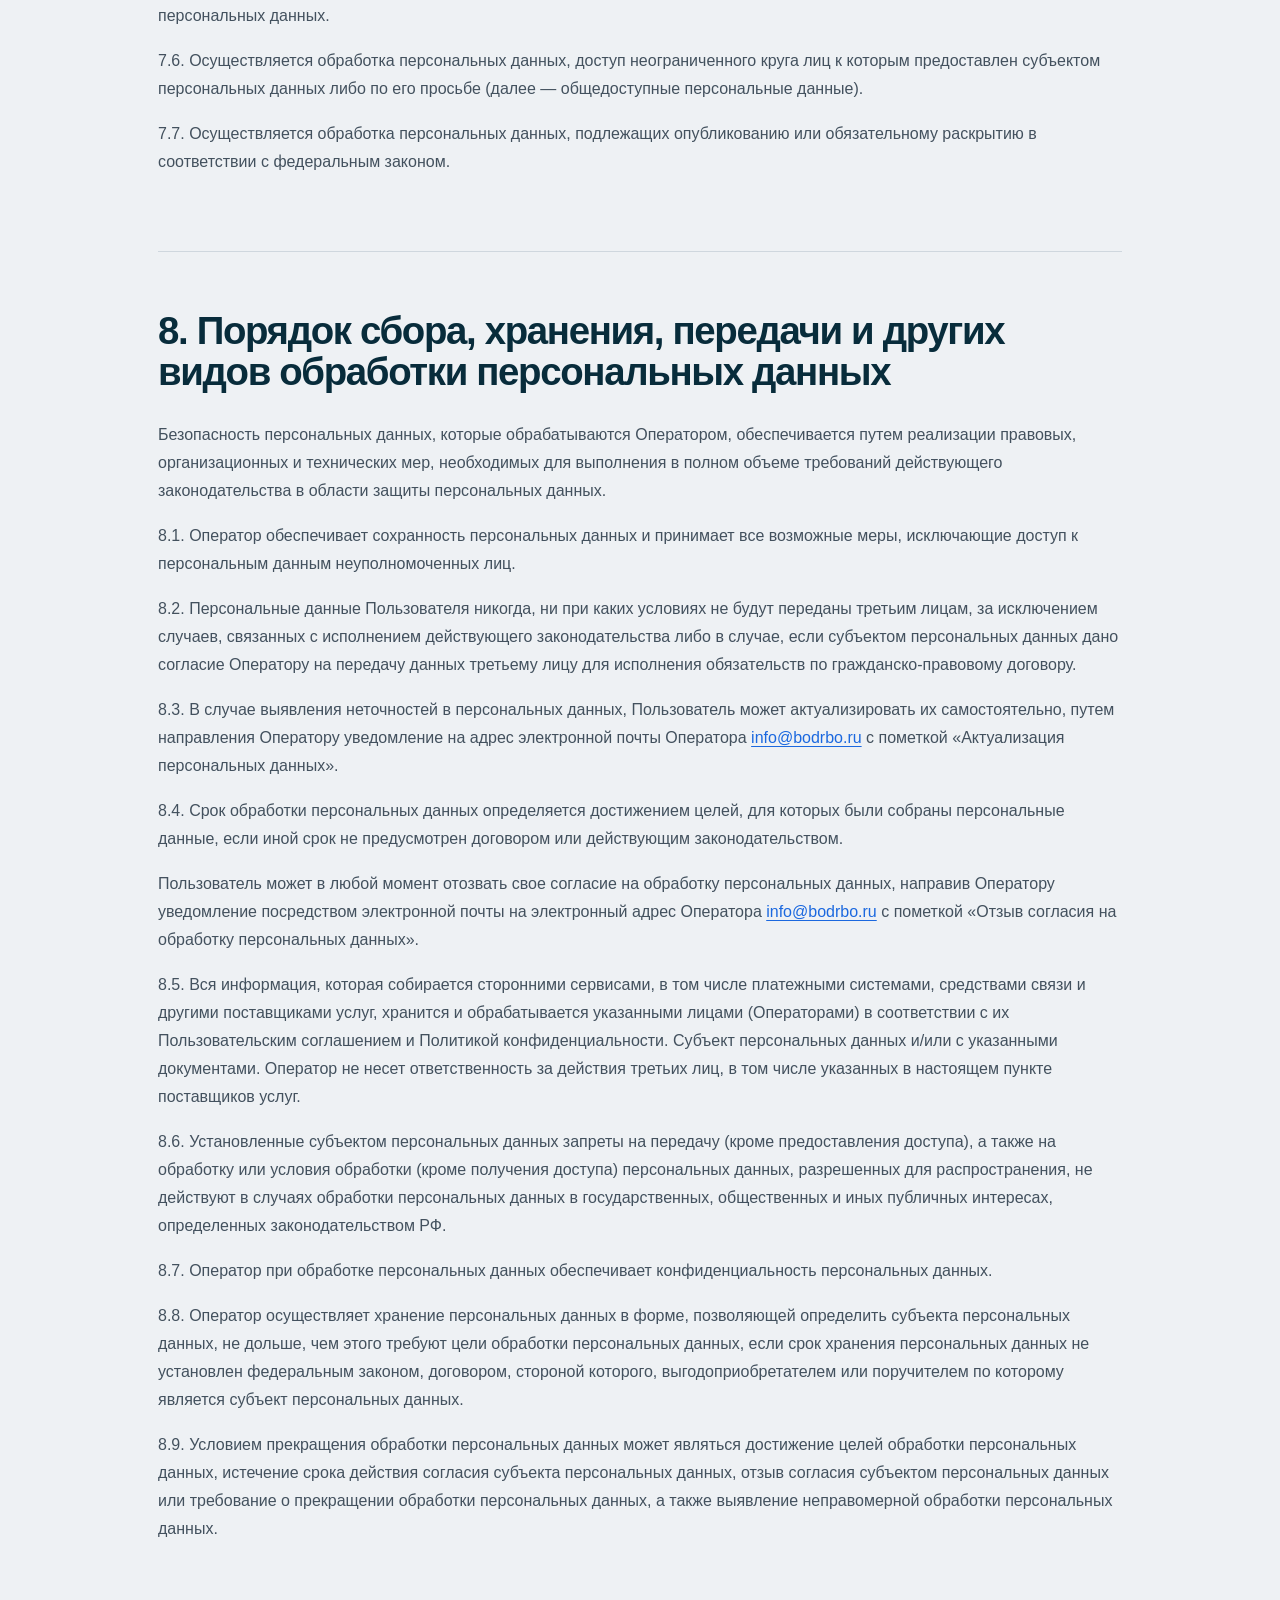
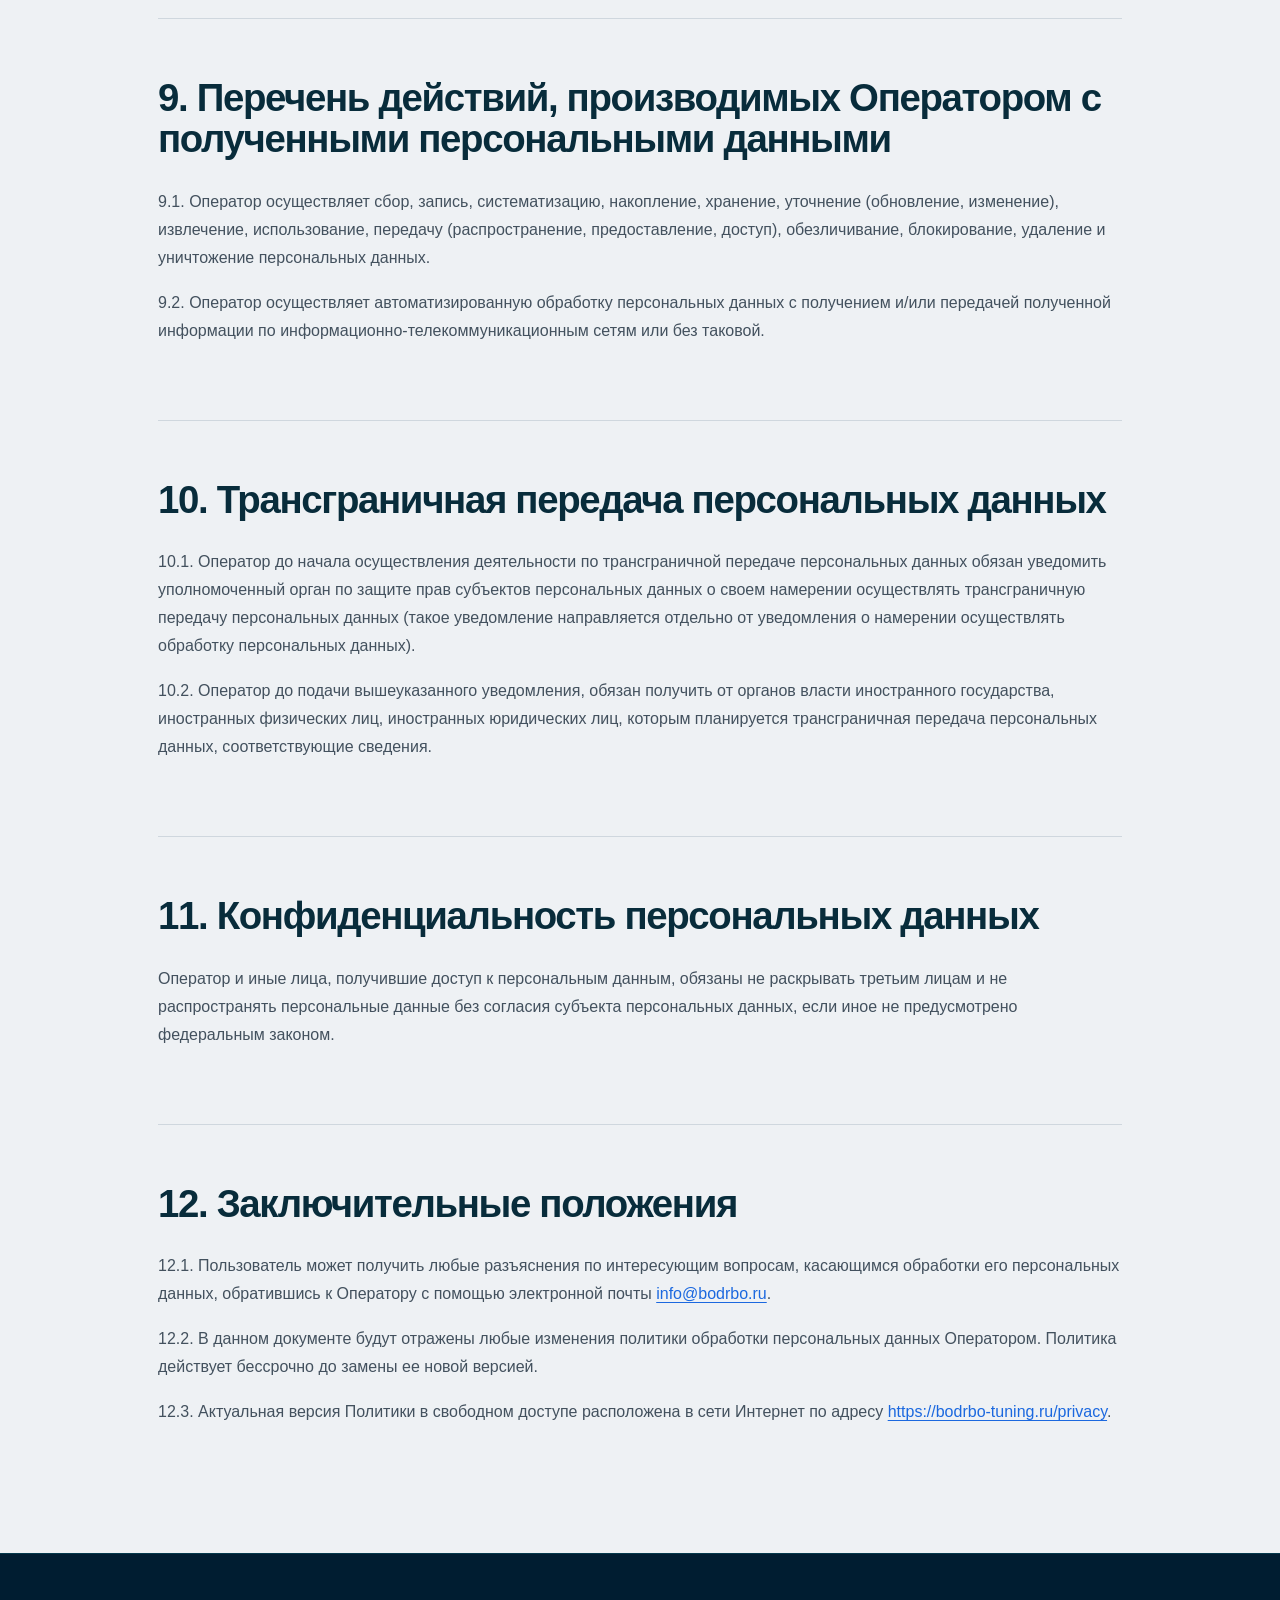
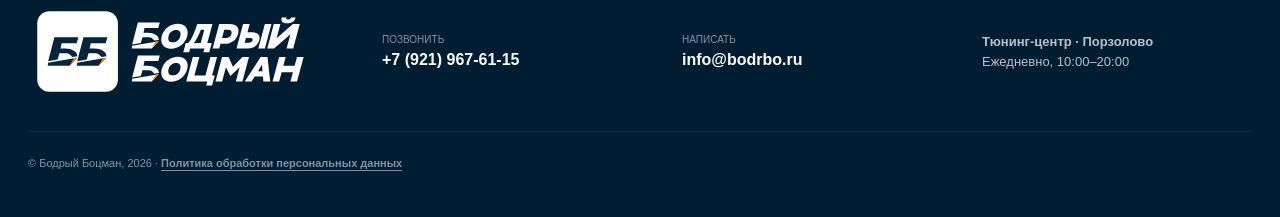
<file: privacy.html>
<!doctype html>
<html lang="ru">
<head>
  <meta charset="UTF-8">
  <!-- Yandex.Metrika counter -->
  <script type="text/javascript">
      (function(m,e,t,r,i,k,a){
          m[i]=m[i]||function(){(m[i].a=m[i].a||[]).push(arguments)};
          m[i].l=1*new Date();
          for (var j = 0; j < document.scripts.length; j++) {if (document.scripts[j].src === r) { return; }}
          k=e.createElement(t),a=e.getElementsByTagName(t)[0],k.async=1,k.src=r,a.parentNode.insertBefore(k,a)
      })(window, document,'script','https://mc.yandex.ru/metrika/tag.js?id=104372402', 'ym');

      ym(104372402, 'init', {ssr:true, webvisor:true, clickmap:true, ecommerce:"dataLayer", referrer: document.referrer, url: location.href, accurateTrackBounce:true, trackLinks:true});
  </script>
  <!-- /Yandex.Metrika counter -->
  <meta name="viewport" content="width=device-width, initial-scale=1.0">
  <meta name="description" content="Политика ООО «Бодрый Боцман» в отношении обработки персональных данных.">
  <meta name="theme-color" content="#003454">
  <link rel="canonical" href="https://bodrbo-tuning.ru/privacy/">
  <meta property="og:locale" content="ru_RU">
  <meta property="og:type" content="article">
  <meta property="og:title" content="Политика обработки персональных данных — Бодрый Боцман">
  <meta property="og:description" content="Порядок обработки и защиты персональных данных ООО «Бодрый Боцман».">
  <meta property="og:url" content="https://bodrbo-tuning.ru/privacy/">
  <title>Политика обработки персональных данных — Бодрый Боцман</title>
  <link rel="icon" href="/assets/brand/current/favicon.svg" type="image/svg+xml">
  <link rel="stylesheet" href="/styles.css?v=28">
</head>
<body class="privacy-page">
  <noscript><div><img src="https://mc.yandex.ru/watch/104372402" style="position:absolute; left:-9999px;" alt=""></div></noscript>
  <header class="site-header site-header--solid">
    <a class="brand" href="/" aria-label="Бодрый Боцман — на главную">
      <img class="brand__logo" src="/assets/brand/current/bodry-botsman-combined-side-2lines-light.svg" alt="Бодрый Боцман">
      <span class="brand__descriptor">Тюнинг, ремонт<br>и модернизация катеров</span>
    </a>
    <nav class="nav" aria-label="Основная навигация">
      <a href="/#services">Услуги</a><a href="/proekty/">Проекты</a><a href="/lodki-xmaran/">Лодки</a><a href="/lodochnye-motory-marine-rocket/">Моторы</a><a href="/#contacts">Контакты</a>
    </nav>
    <div class="header-contact"><a href="tel:+79219676115" data-contact="phone">+7 (921) 967-61-15</a><small data-contact="hours-header">Ежедневно с 10:00 до 20:00</small></div>
    <a class="button button--small" href="/#request">Обсудить проект</a>
    <button class="menu-toggle" aria-expanded="false" aria-controls="mobile-menu" aria-label="Открыть меню"><span></span><span></span></button>
  </header>
  <div class="mobile-menu" id="mobile-menu">
    <a href="/#services">Услуги</a><a href="/proekty/">Проекты</a><a href="/lodki-xmaran/">Лодки</a><a href="/lodochnye-motory-marine-rocket/">Моторы</a><a href="/#contacts">Контакты</a>
  </div>

  <main>
    <section class="privacy-hero">
      <p class="eyebrow">Юридическая информация</p>
      <h1>Политика в отношении<br><em>обработки персональных данных</em></h1>
      <p>Документ определяет порядок обработки персональных данных и меры по обеспечению их безопасности.</p>
    </section>

    <article class="privacy-content">
      <section>
        <h2>1. Общие положения</h2>
        <p>Настоящая политика обработки персональных данных составлена в соответствии с требованиями Федерального закона от 27.07.2006. № 152-ФЗ «О персональных данных» (далее — Закон о персональных данных) и определяет порядок обработки персональных данных и меры по обеспечению безопасности персональных данных, предпринимаемые ООО "Бодрый Боцман" (далее — Оператор).</p>
        <p>1.1. Оператор ставит своей важнейшей целью и условием осуществления своей деятельности соблюдение прав и свобод человека и гражданина при обработке его персональных данных, в том числе защиты прав на неприкосновенность частной жизни, личную и семейную тайну.</p>
        <p>1.2. Настоящая политика Оператора в отношении обработки персональных данных (далее — Политика) применяется ко всей информации, которую Оператор может получить о посетителях веб-сайта <a href="https://bodrbo-tuning.ru/">https://bodrbo-tuning.ru/</a>.</p>
      </section>

      <section>
        <h2>2. Основные понятия, используемые в Политике</h2>
        <p>2.1. Автоматизированная обработка персональных данных — обработка персональных данных с помощью средств вычислительной техники.</p>
        <p>2.2. Блокирование персональных данных — временное прекращение обработки персональных данных (за исключением случаев, если обработка необходима для уточнения персональных данных).</p>
        <p>2.3. Веб-сайт — совокупность графических и информационных материалов, а также программ для ЭВМ и баз данных, обеспечивающих их доступность в сети интернет по сетевому адресу <a href="https://bodrbo-tuning.ru/">https://bodrbo-tuning.ru/</a>.</p>
        <p>2.4. Информационная система персональных данных — совокупность содержащихся в базах данных персональных данных и обеспечивающих их обработку информационных технологий и технических средств.</p>
        <p>2.5. Обезличивание персональных данных — действия, в результате которых невозможно определить без использования дополнительной информации принадлежность персональных данных конкретному Пользователю или иному субъекту персональных данных.</p>
        <p>2.6. Обработка персональных данных — любое действие (операция) или совокупность действий (операций), совершаемых с использованием средств автоматизации или без использования таких средств с персональными данными, включая сбор, запись, систематизацию, накопление, хранение, уточнение (обновление, изменение), извлечение, использование, передачу (распространение, предоставление, доступ), обезличивание, блокирование, удаление, уничтожение персональных данных.</p>
        <p>2.7. Оператор — государственный орган, муниципальный орган, юридическое или физическое лицо, самостоятельно или совместно с другими лицами организующие и/или осуществляющие обработку персональных данных, а также определяющие цели обработки персональных данных, состав персональных данных, подлежащих обработке, действия (операции), совершаемые с персональными данными.</p>
        <p>2.8. Персональные данные — любая информация, относящаяся прямо или косвенно к определенному или определяемому Пользователю веб-сайта <a href="https://bodrbo-tuning.ru/">https://bodrbo-tuning.ru/</a>.</p>
        <p>2.9. Персональные данные, разрешенные субъектом персональных данных для распространения, — персональные данные, доступ неограниченного круга лиц к которым предоставлен субъектом персональных данных путем дачи согласия на обработку персональных данных, разрешенных субъектом персональных данных для распространения в порядке, предусмотренном Законом о персональных данных (далее — персональные данные, разрешенные для распространения).</p>
        <p>2.10. Пользователь — любой посетитель веб-сайта <a href="https://bodrbo-tuning.ru/">https://bodrbo-tuning.ru/</a>.</p>
        <p>2.11. Предоставление персональных данных — действия, направленные на раскрытие персональных данных определенному лицу или определенному кругу лиц.</p>
        <p>2.12. Распространение персональных данных — любые действия, направленные на раскрытие персональных данных неопределенному кругу лиц (передача персональных данных) или на ознакомление с персональными данными неограниченного круга лиц, в том числе обнародование персональных данных в средствах массовой информации, размещение в информационно-телекоммуникационных сетях или предоставление доступа к персональным данным каким-либо иным способом.</p>
        <p>2.13. Трансграничная передача персональных данных — передача персональных данных на территорию иностранного государства органу власти иностранного государства, иностранному физическому или иностранному юридическому лицу.</p>
        <p>2.14. Уничтожение персональных данных — любые действия, в результате которых персональные данные уничтожаются безвозвратно с невозможностью дальнейшего восстановления содержания персональных данных в информационной системе персональных данных и/или уничтожаются материальные носители персональных данных.</p>
      </section>

      <section>
        <h2>3. Основные права и обязанности Оператора</h2>
        <p>3.1. Оператор имеет право:</p>
        <ul>
          <li>получать от субъекта персональных данных достоверные информацию и/или документы, содержащие персональные данные;</li>
          <li>в случае отзыва субъектом персональных данных согласия на обработку персональных данных, а также, направления обращения с требованием о прекращении обработки персональных данных, Оператор вправе продолжить обработку персональных данных без согласия субъекта персональных данных при наличии оснований, указанных в Законе о персональных данных;</li>
          <li>самостоятельно определять состав и перечень мер, необходимых и достаточных для обеспечения выполнения обязанностей, предусмотренных Законом о персональных данных и принятыми в соответствии с ним нормативными правовыми актами, если иное не предусмотрено Законом о персональных данных или другими федеральными законами.</li>
        </ul>
        <p>3.2. Оператор обязан:</p>
        <ul>
          <li>предоставлять субъекту персональных данных по его просьбе информацию, касающуюся обработки его персональных данных;</li>
          <li>организовывать обработку персональных данных в порядке, установленном действующим законодательством РФ;</li>
          <li>отвечать на обращения и запросы субъектов персональных данных и их законных представителей в соответствии с требованиями Закона о персональных данных;</li>
          <li>сообщать в уполномоченный орган по защите прав субъектов персональных данных по запросу этого органа необходимую информацию в течение 10 дней с даты получения такого запроса;</li>
          <li>публиковать или иным образом обеспечивать неограниченный доступ к настоящей Политике в отношении обработки персональных данных;</li>
          <li>принимать правовые, организационные и технические меры для защиты персональных данных от неправомерного или случайного доступа к ним, уничтожения, изменения, блокирования, копирования, предоставления, распространения персональных данных, а также от иных неправомерных действий в отношении персональных данных;</li>
          <li>прекратить передачу (распространение, предоставление, доступ) персональных данных, прекратить обработку и уничтожить персональные данные в порядке и случаях, предусмотренных Законом о персональных данных;</li>
          <li>исполнять иные обязанности, предусмотренные Законом о персональных данных.</li>
        </ul>
      </section>

      <section>
        <h2>4. Основные права и обязанности субъектов персональных данных</h2>
        <p>4.1. Субъекты персональных данных имеют право:</p>
        <ul>
          <li>получать информацию, касающуюся обработки его персональных данных, за исключением случаев, предусмотренных федеральными законами. Сведения предоставляются субъекту персональных данных Оператором в доступной форме, и в них не должны содержаться персональные данные, относящиеся к другим субъектам персональных данных, за исключением случаев, когда имеются законные основания для раскрытия таких персональных данных. Перечень информации и порядок ее получения установлен Законом о персональных данных;</li>
          <li>требовать от оператора уточнения его персональных данных, их блокирования или уничтожения в случае, если персональные данные являются неполными, устаревшими, неточными, незаконно полученными или не являются необходимыми для заявленной цели обработки, а также принимать предусмотренные законом меры по защите своих прав;</li>
          <li>выдвигать условие предварительного согласия при обработке персональных данных в целях продвижения на рынке товаров, работ и услуг;</li>
          <li>на отзыв согласия на обработку персональных данных, а также, на направление требования о прекращении обработки персональных данных;</li>
          <li>обжаловать в уполномоченный орган по защите прав субъектов персональных данных или в судебном порядке неправомерные действия или бездействие Оператора при обработке его персональных данных;</li>
          <li>на осуществление иных прав, предусмотренных законодательством РФ.</li>
        </ul>
        <p>4.2. Субъекты персональных данных обязаны:</p>
        <ul>
          <li>предоставлять Оператору достоверные данные о себе;</li>
          <li>сообщать Оператору об уточнении (обновлении, изменении) своих персональных данных.</li>
        </ul>
        <p>4.3. Лица, передавшие Оператору недостоверные сведения о себе, либо сведения о другом субъекте персональных данных без согласия последнего, несут ответственность в соответствии с законодательством РФ.</p>
      </section>

      <section>
        <h2>5. Принципы обработки персональных данных</h2>
        <p>5.1. Обработка персональных данных осуществляется на законной и справедливой основе.</p>
        <p>5.2. Обработка персональных данных ограничивается достижением конкретных, заранее определенных и законных целей. Не допускается обработка персональных данных, несовместимая с целями сбора персональных данных.</p>
        <p>5.3. Не допускается объединение баз данных, содержащих персональные данные, обработка которых осуществляется в целях, несовместимых между собой.</p>
        <p>5.4. Обработке подлежат только персональные данные, которые отвечают целям их обработки.</p>
        <p>5.5. Содержание и объем обрабатываемых персональных данных соответствуют заявленным целям обработки. Не допускается избыточность обрабатываемых персональных данных по отношению к заявленным целям их обработки.</p>
        <p>5.6. При обработке персональных данных обеспечивается точность персональных данных, их достаточность, а в необходимых случаях и актуальность по отношению к целям обработки персональных данных. Оператор принимает необходимые меры и/или обеспечивает их принятие по удалению или уточнению неполных или неточных данных.</p>
        <p>5.7. Хранение персональных данных осуществляется в форме, позволяющей определить субъекта персональных данных, не дольше, чем этого требуют цели обработки персональных данных, если срок хранения персональных данных не установлен федеральным законом, договором, стороной которого, выгодоприобретателем или поручителем по которому является субъект персональных данных. Обрабатываемые персональные данные уничтожаются либо обезличиваются по достижении целей обработки или в случае утраты необходимости в достижении этих целей, если иное не предусмотрено федеральным законом.</p>
      </section>

      <section>
        <h2>6. Цели обработки персональных данных</h2>
        <div class="privacy-purpose">
          <h3>Заключение, исполнение и прекращение гражданско-правовых договоров</h3>
          <h4>Персональные данные</h4>
          <ul>
            <li>фамилия, имя, отчество</li>
            <li>электронный адрес</li>
            <li>номера телефонов</li>
            <li>реквизиты документа, удостоверяющего личность</li>
            <li>идентификационный номер налогоплательщика, дата постановки его на учет, реквизиты свидетельства постановки на учет в налоговом органе</li>
            <li>Номер расчетного счета, номер лицевого счета, реквизиты банковской карты</li>
          </ul>
          <h4>Правовые основания</h4>
          <ul>
            <li>уставные (учредительные) документы Оператора</li>
            <li>договоры, заключаемые между оператором и субъектом персональных данных</li>
            <li>Федеральный закон "О персональных данных" от 27.07.2006 N 152-ФЗ</li>
          </ul>
          <h4>Виды обработки персональных данных</h4>
          <ul>
            <li>Сбор, запись, систематизация, накопление, хранение, уничтожение и обезличивание персональных данных</li>
            <li>Отправка информационных писем на адрес электронной почты</li>
            <li>Предоставление персональных данных</li>
          </ul>
        </div>
        <div class="privacy-purpose">
          <h3>Предоставление доступа Пользователю к сервисам, информации и/или материалам, содержащимся на веб-сайте</h3>
          <h4>Персональные данные</h4>
          <ul><li>электронный адрес</li><li>номера телефонов</li><li>фамилия и имя</li></ul>
          <h4>Правовые основания</h4>
          <ul><li>Федеральный закон "О персональных данных" от 27.07.2006 N 152-ФЗ</li></ul>
          <h4>Виды обработки персональных данных</h4>
          <ul>
            <li>Сбор, запись, систематизация, накопление, хранение, уничтожение и обезличивание персональных данных</li>
            <li>Отправка информационных писем на адрес электронной почты</li>
            <li>Предоставление персональных данных</li>
          </ul>
        </div>
        <div class="privacy-purpose">
          <h3>Информирование Пользователя посредством отправки электронных писем</h3>
          <h4>Персональные данные</h4>
          <ul><li>электронный адрес</li><li>номера телефонов</li><li>фамилия и имя</li></ul>
          <h4>Правовые основания</h4>
          <ul>
            <li>договоры, заключаемые между оператором и субъектом персональных данных</li>
            <li>Федеральный закон "О персональных данных" от 27.07.2006 N 152-ФЗ</li>
          </ul>
          <h4>Виды обработки персональных данных</h4>
          <ul>
            <li>Сбор, запись, систематизация, накопление, хранение, уничтожение и обезличивание персональных данных</li>
            <li>Отправка информационных писем на адрес электронной почты</li>
          </ul>
        </div>
      </section>

      <section>
        <h2>7. Условия обработки персональных данных</h2>
        <p>7.1. Обработка персональных данных осуществляется с согласия субъекта персональных данных на обработку его персональных данных.</p>
        <p>7.2. Обработка персональных данных необходима для достижения целей, предусмотренных международным договором Российской Федерации или законом, для осуществления возложенных законодательством Российской Федерации на оператора функций, полномочий и обязанностей.</p>
        <p>7.3. Обработка персональных данных необходима для осуществления правосудия, исполнения судебного акта, акта другого органа или должностного лица, подлежащих исполнению в соответствии с законодательством Российской Федерации об исполнительном производстве.</p>
        <p>7.4. Обработка персональных данных необходима для исполнения договора, стороной которого либо выгодоприобретателем или поручителем по которому является субъект персональных данных, а также для заключения договора по инициативе субъекта персональных данных или договора, по которому субъект персональных данных будет являться выгодоприобретателем или поручителем.</p>
        <p>7.5. Обработка персональных данных необходима для осуществления прав и законных интересов оператора или третьих лиц либо для достижения общественно значимых целей при условии, что при этом не нарушаются права и свободы субъекта персональных данных.</p>
        <p>7.6. Осуществляется обработка персональных данных, доступ неограниченного круга лиц к которым предоставлен субъектом персональных данных либо по его просьбе (далее — общедоступные персональные данные).</p>
        <p>7.7. Осуществляется обработка персональных данных, подлежащих опубликованию или обязательному раскрытию в соответствии с федеральным законом.</p>
      </section>

      <section>
        <h2>8. Порядок сбора, хранения, передачи и других видов обработки персональных данных</h2>
        <p>Безопасность персональных данных, которые обрабатываются Оператором, обеспечивается путем реализации правовых, организационных и технических мер, необходимых для выполнения в полном объеме требований действующего законодательства в области защиты персональных данных.</p>
        <p>8.1. Оператор обеспечивает сохранность персональных данных и принимает все возможные меры, исключающие доступ к персональным данным неуполномоченных лиц.</p>
        <p>8.2. Персональные данные Пользователя никогда, ни при каких условиях не будут переданы третьим лицам, за исключением случаев, связанных с исполнением действующего законодательства либо в случае, если субъектом персональных данных дано согласие Оператору на передачу данных третьему лицу для исполнения обязательств по гражданско-правовому договору.</p>
        <p>8.3. В случае выявления неточностей в персональных данных, Пользователь может актуализировать их самостоятельно, путем направления Оператору уведомление на адрес электронной почты Оператора <a href="mailto:info@bodrbo.ru">info@bodrbo.ru</a> с пометкой «Актуализация персональных данных».</p>
        <p>8.4. Срок обработки персональных данных определяется достижением целей, для которых были собраны персональные данные, если иной срок не предусмотрен договором или действующим законодательством.</p>
        <p>Пользователь может в любой момент отозвать свое согласие на обработку персональных данных, направив Оператору уведомление посредством электронной почты на электронный адрес Оператора <a href="mailto:info@bodrbo.ru">info@bodrbo.ru</a> с пометкой «Отзыв согласия на обработку персональных данных».</p>
        <p>8.5. Вся информация, которая собирается сторонними сервисами, в том числе платежными системами, средствами связи и другими поставщиками услуг, хранится и обрабатывается указанными лицами (Операторами) в соответствии с их Пользовательским соглашением и Политикой конфиденциальности. Субъект персональных данных и/или с указанными документами. Оператор не несет ответственность за действия третьих лиц, в том числе указанных в настоящем пункте поставщиков услуг.</p>
        <p>8.6. Установленные субъектом персональных данных запреты на передачу (кроме предоставления доступа), а также на обработку или условия обработки (кроме получения доступа) персональных данных, разрешенных для распространения, не действуют в случаях обработки персональных данных в государственных, общественных и иных публичных интересах, определенных законодательством РФ.</p>
        <p>8.7. Оператор при обработке персональных данных обеспечивает конфиденциальность персональных данных.</p>
        <p>8.8. Оператор осуществляет хранение персональных данных в форме, позволяющей определить субъекта персональных данных, не дольше, чем этого требуют цели обработки персональных данных, если срок хранения персональных данных не установлен федеральным законом, договором, стороной которого, выгодоприобретателем или поручителем по которому является субъект персональных данных.</p>
        <p>8.9. Условием прекращения обработки персональных данных может являться достижение целей обработки персональных данных, истечение срока действия согласия субъекта персональных данных, отзыв согласия субъектом персональных данных или требование о прекращении обработки персональных данных, а также выявление неправомерной обработки персональных данных.</p>
      </section>

      <section>
        <h2>9. Перечень действий, производимых Оператором с полученными персональными данными</h2>
        <p>9.1. Оператор осуществляет сбор, запись, систематизацию, накопление, хранение, уточнение (обновление, изменение), извлечение, использование, передачу (распространение, предоставление, доступ), обезличивание, блокирование, удаление и уничтожение персональных данных.</p>
        <p>9.2. Оператор осуществляет автоматизированную обработку персональных данных с получением и/или передачей полученной информации по информационно-телекоммуникационным сетям или без таковой.</p>
      </section>

      <section>
        <h2>10. Трансграничная передача персональных данных</h2>
        <p>10.1. Оператор до начала осуществления деятельности по трансграничной передаче персональных данных обязан уведомить уполномоченный орган по защите прав субъектов персональных данных о своем намерении осуществлять трансграничную передачу персональных данных (такое уведомление направляется отдельно от уведомления о намерении осуществлять обработку персональных данных).</p>
        <p>10.2. Оператор до подачи вышеуказанного уведомления, обязан получить от органов власти иностранного государства, иностранных физических лиц, иностранных юридических лиц, которым планируется трансграничная передача персональных данных, соответствующие сведения.</p>
      </section>

      <section>
        <h2>11. Конфиденциальность персональных данных</h2>
        <p>Оператор и иные лица, получившие доступ к персональным данным, обязаны не раскрывать третьим лицам и не распространять персональные данные без согласия субъекта персональных данных, если иное не предусмотрено федеральным законом.</p>
      </section>

      <section>
        <h2>12. Заключительные положения</h2>
        <p>12.1. Пользователь может получить любые разъяснения по интересующим вопросам, касающимся обработки его персональных данных, обратившись к Оператору с помощью электронной почты <a href="mailto:info@bodrbo.ru">info@bodrbo.ru</a>.</p>
        <p>12.2. В данном документе будут отражены любые изменения политики обработки персональных данных Оператором. Политика действует бессрочно до замены ее новой версией.</p>
        <p>12.3. Актуальная версия Политики в свободном доступе расположена в сети Интернет по адресу <a href="https://bodrbo-tuning.ru/privacy/">https://bodrbo-tuning.ru/privacy</a>.</p>
      </section>
    </article>
  </main>

  <footer id="contacts">
    <a class="footer-brand" href="/" aria-label="Бодрый Боцман — на главную"><img class="footer-brand__logo" src="/assets/brand/current/bodry-botsman-combined-side-2lines-light.svg" alt="Бодрый Боцман"></a>
    <div><small>Позвонить</small><a href="tel:+79219676115" data-contact="phone">+7 (921) 967-61-15</a></div>
    <div><small>Написать</small><a href="mailto:info@bodrbo.ru" data-contact="email">info@bodrbo.ru</a></div>
    <p><a href="/#contacts" data-contact="location-label">Тюнинг-центр · Порзолово</a><br><span data-contact="hours-short">Ежедневно, 10:00–20:00</span></p>
    <span>© Бодрый Боцман, 2026 · <a href="/privacy/">Политика обработки персональных данных</a></span>
  </footer>
  <script src="/site-content.php"></script>
  <script src="/script.js?v=6"></script>
</body>
</html>
</file>
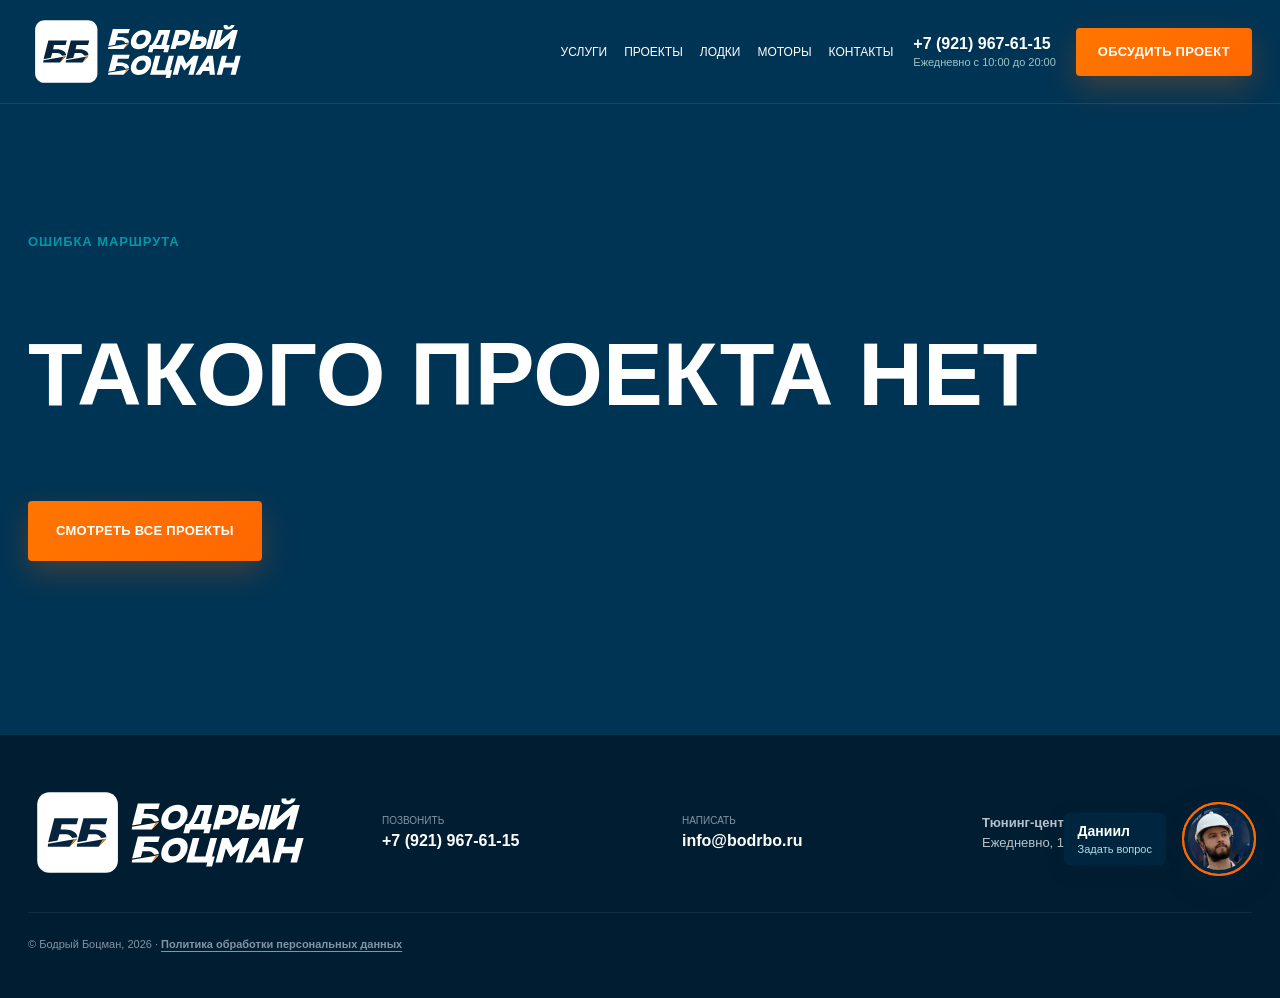
<file: project.html>
<!doctype html>
<html lang="ru">
<head>
  <meta charset="UTF-8">
  <!-- Yandex.Metrika counter -->
  <script type="text/javascript">
      (function(m,e,t,r,i,k,a){
          m[i]=m[i]||function(){(m[i].a=m[i].a||[]).push(arguments)};
          m[i].l=1*new Date();
          for (var j = 0; j < document.scripts.length; j++) {if (document.scripts[j].src === r) { return; }}
          k=e.createElement(t),a=e.getElementsByTagName(t)[0],k.async=1,k.src=r,a.parentNode.insertBefore(k,a)
      })(window, document,'script','https://mc.yandex.ru/metrika/tag.js?id=104372402', 'ym');

      ym(104372402, 'init', {ssr:true, webvisor:true, clickmap:true, ecommerce:"dataLayer", referrer: document.referrer, url: location.href, accurateTrackBounce:true, trackLinks:true});
  </script>
  <!-- /Yandex.Metrika counter -->
  <meta name="viewport" content="width=device-width, initial-scale=1.0">
  <meta name="description" content="Подробный кейс тюнинг-центра Бодрый Боцман.">
  <meta name="theme-color" content="#003454">
  <link id="canonical-url" rel="canonical" href="https://bodrbo-tuning.ru/proekty/">
  <meta property="og:locale" content="ru_RU">
  <meta property="og:type" content="article">
  <meta id="og-title" property="og:title" content="Проект — Бодрый Боцман">
  <meta id="og-description" property="og:description" content="Подробный кейс тюнинг-центра Бодрый Боцман.">
  <meta id="og-url" property="og:url" content="https://bodrbo-tuning.ru/proekty/">
  <meta id="og-image" property="og:image" content="https://bodrbo-tuning.ru/assets/source-12.jpg">
  <title>Проект — Бодрый Боцман</title>
  <link rel="icon" href="/assets/brand/current/favicon.svg" type="image/svg+xml">
  <link rel="stylesheet" href="/styles.css?v=28">
</head>
<body class="case-page">
  <noscript><div><img src="https://mc.yandex.ru/watch/104372402" style="position:absolute; left:-9999px;" alt=""></div></noscript>
  <header class="site-header site-header--solid">
    <a class="brand" href="/" aria-label="Бодрый Боцман — на главную">
      <img class="brand__logo" src="/assets/brand/current/bodry-botsman-combined-side-2lines-light.svg" alt="Бодрый Боцман">
      <span class="brand__descriptor">Тюнинг, ремонт<br>и модернизация катеров</span>
    </a>
    <nav class="nav" aria-label="Основная навигация">
      <a href="/#services">Услуги</a><a href="/proekty/">Проекты</a><a href="/lodki-xmaran/">Лодки</a><a href="/lodochnye-motory-marine-rocket/">Моторы</a><a href="/#contacts">Контакты</a>
    </nav>
    <div class="header-contact"><a href="tel:+79219676115" data-contact="phone">+7 (921) 967-61-15</a><small data-contact="hours-header">Ежедневно с 10:00 до 20:00</small></div>
    <a class="button button--small" href="/#request">Обсудить проект</a>
    <button class="menu-toggle" aria-expanded="false" aria-controls="mobile-menu" aria-label="Открыть меню"><span></span><span></span></button>
  </header>
  <div class="mobile-menu" id="mobile-menu">
    <a href="/#services">Услуги</a><a href="/proekty/">Проекты</a><a href="/lodki-xmaran/">Лодки</a><a href="/lodochnye-motory-marine-rocket/">Моторы</a><a href="/#contacts">Контакты</a>
  </div>

  <main id="case-content" aria-live="polite"></main>

  <footer id="contacts">
    <a class="footer-brand" href="/" aria-label="Бодрый Боцман — на главную"><img class="footer-brand__logo" src="/assets/brand/current/bodry-botsman-combined-side-2lines-light.svg" alt="Бодрый Боцман"></a>
    <div><small>Позвонить</small><a href="tel:+79219676115" data-contact="phone">+7 (921) 967-61-15</a></div>
    <div><small>Написать</small><a href="mailto:info@bodrbo.ru" data-contact="email">info@bodrbo.ru</a></div>
    <p><a href="/#contacts" data-contact="location-label">Тюнинг-центр · Порзолово</a><br><span data-contact="hours-short">Ежедневно, 10:00–20:00</span></p>
    <span>© Бодрый Боцман, 2026 · <a href="/privacy/">Политика обработки персональных данных</a></span>
  </footer>
  <script src="/site-content.php"></script>
  <script src="/projects-data.js?v=2"></script>
  <script src="/project-page.js?v=4"></script>
  <link rel="stylesheet" href="/video-blog.css?v=2">
  <script src="/video-blog.js?v=2"></script>
  <script src="/script.js?v=6"></script>
</body>
</html>
</file>
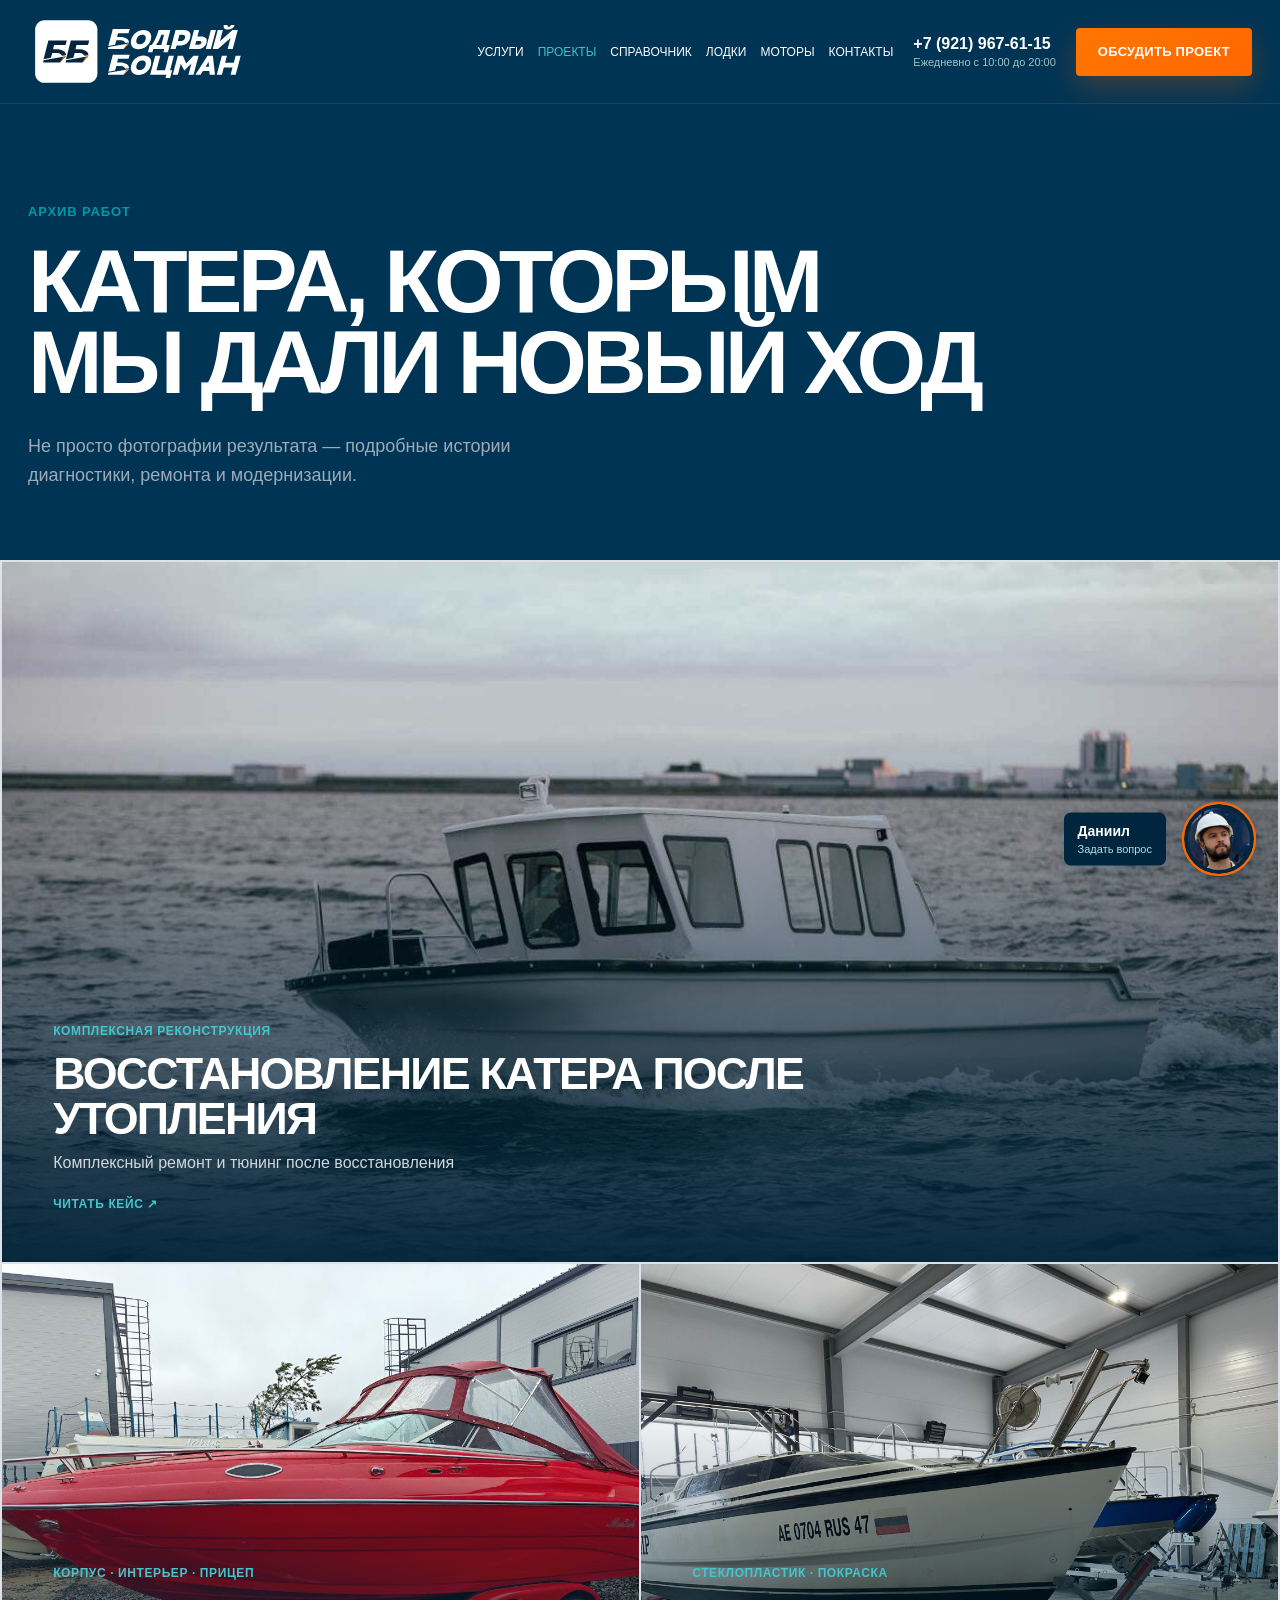
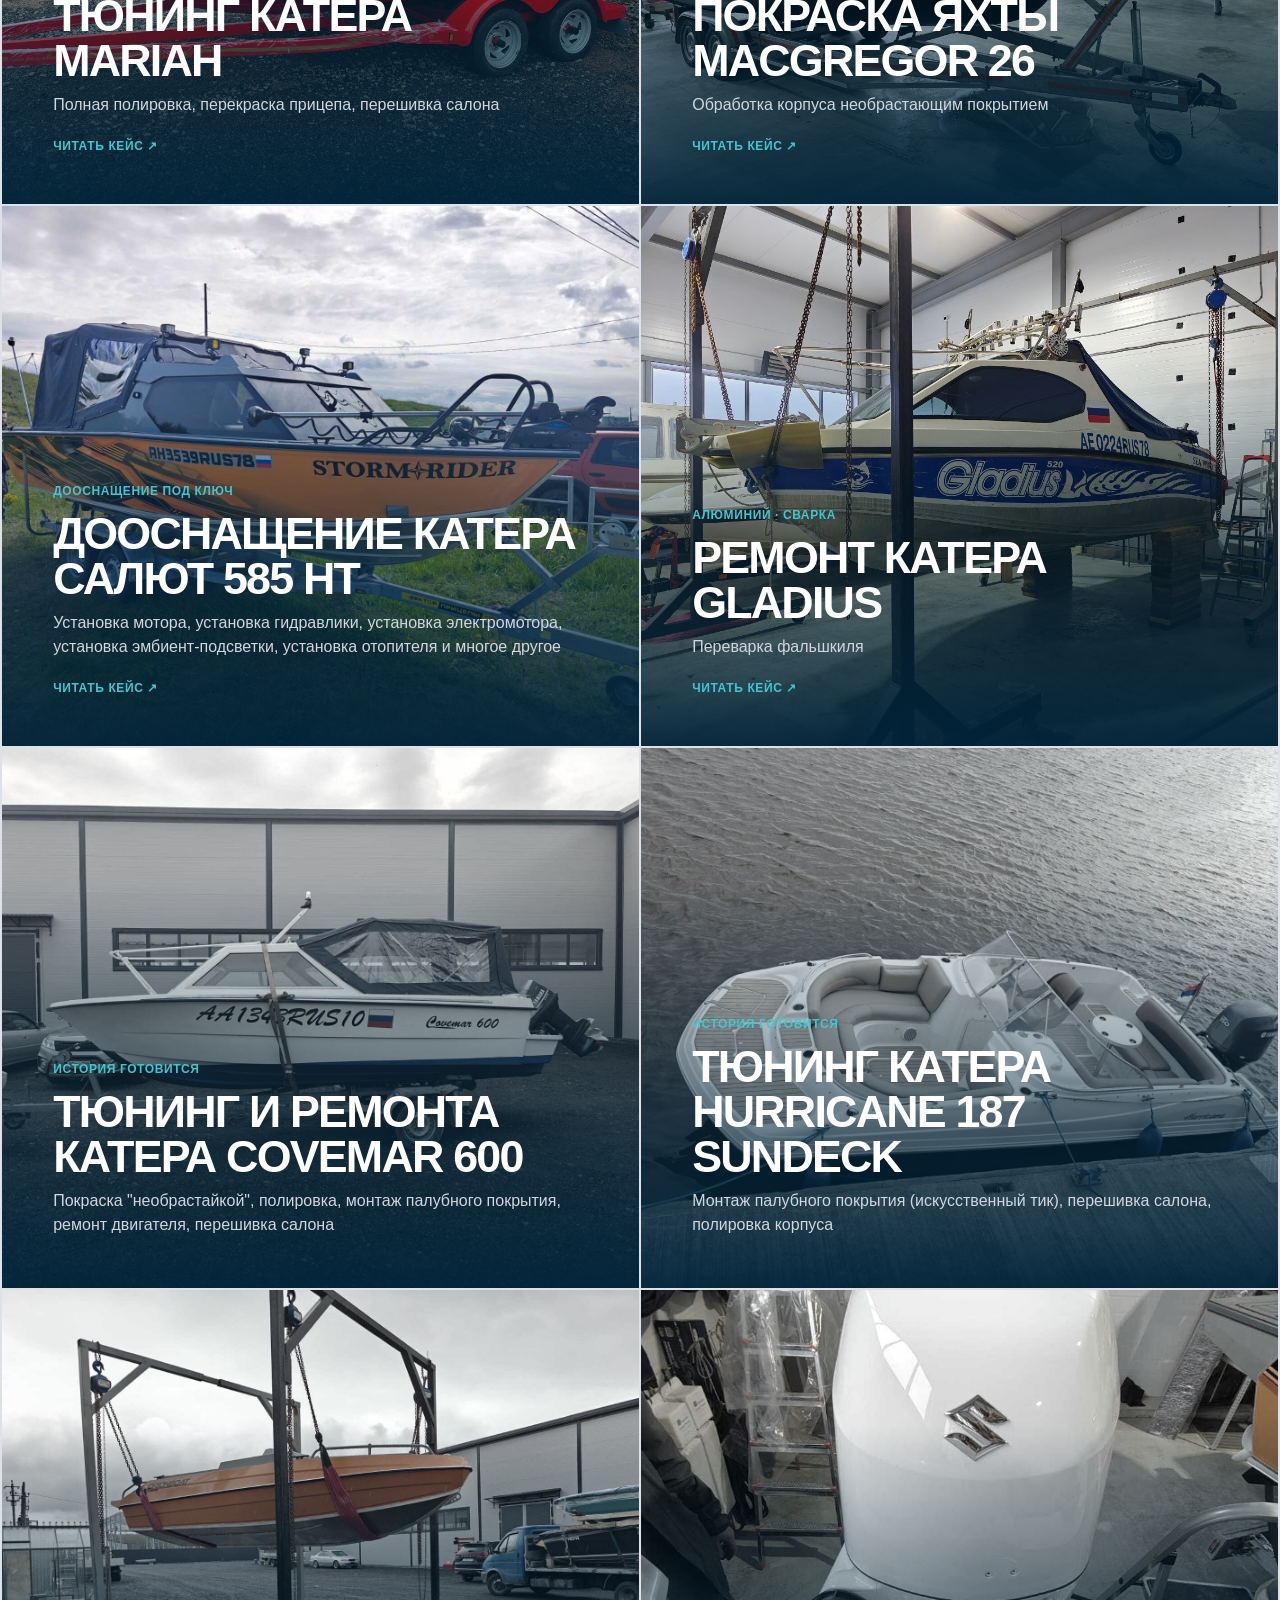
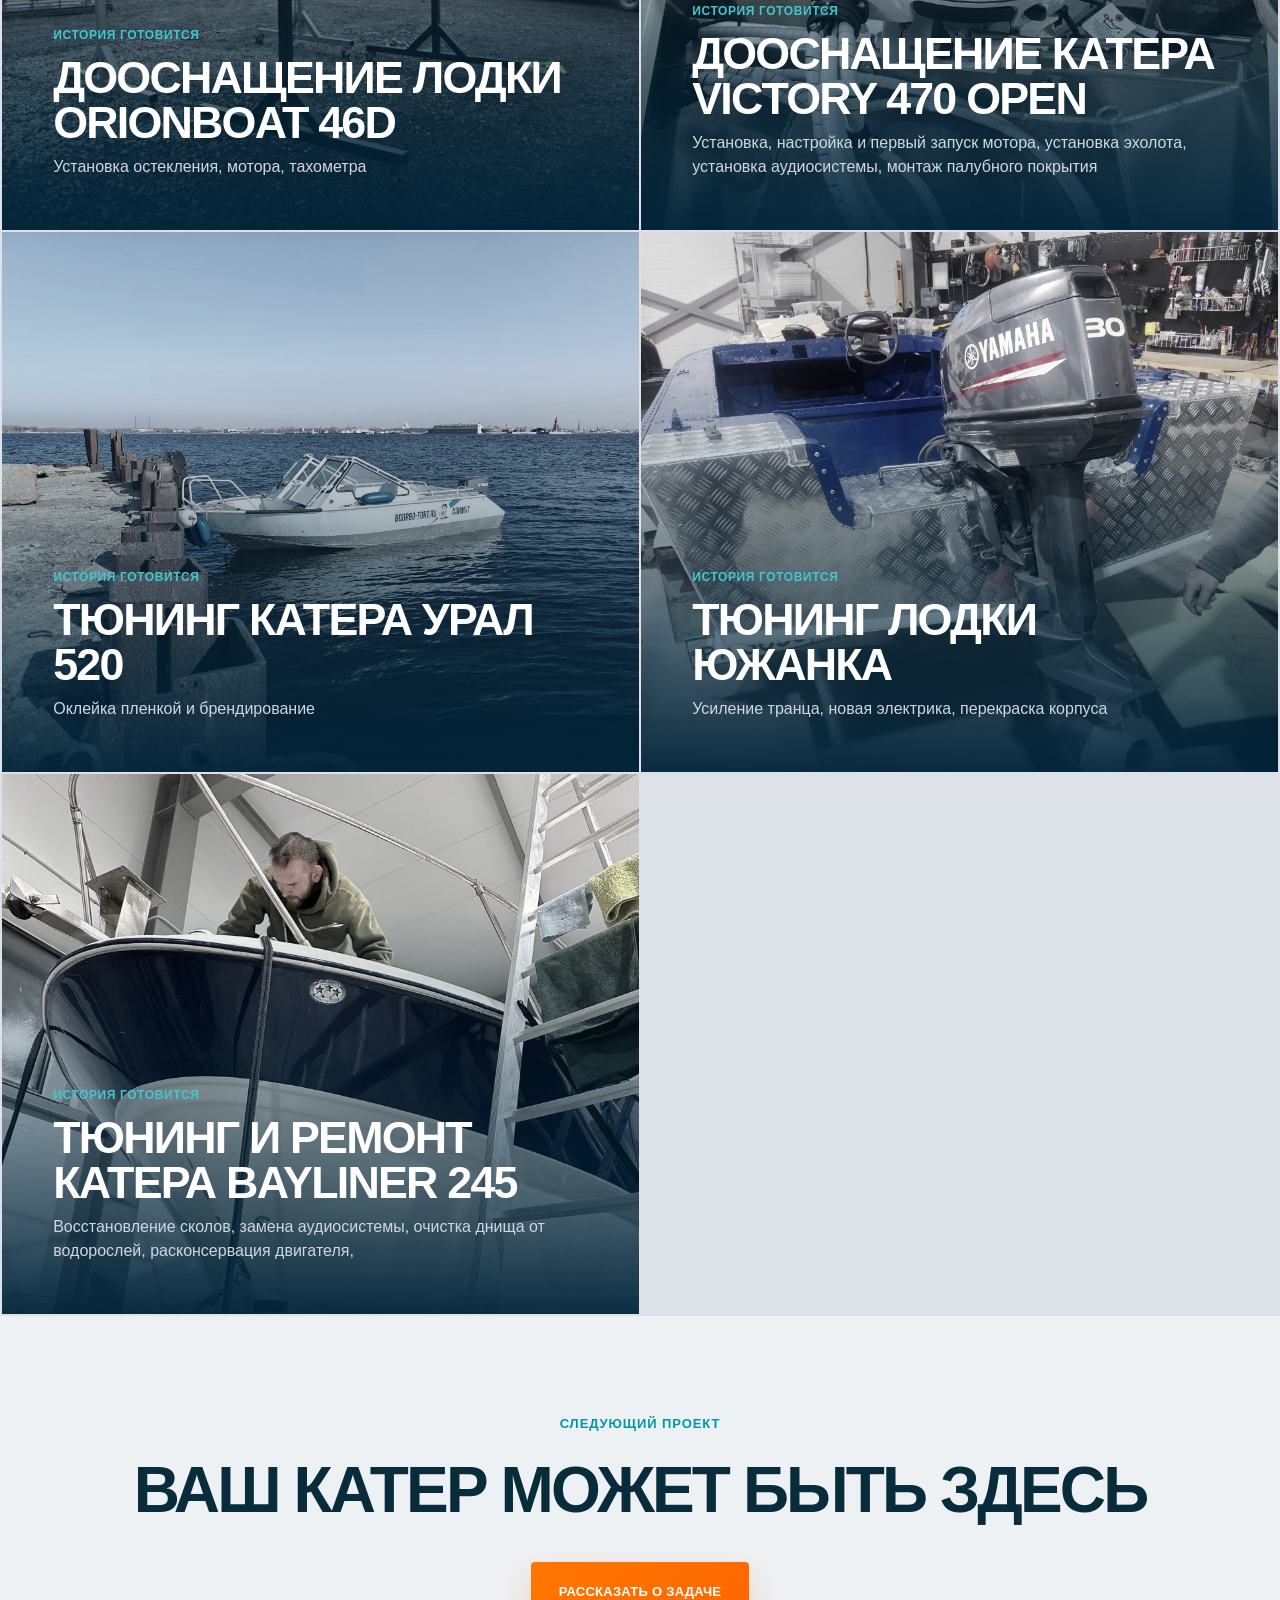
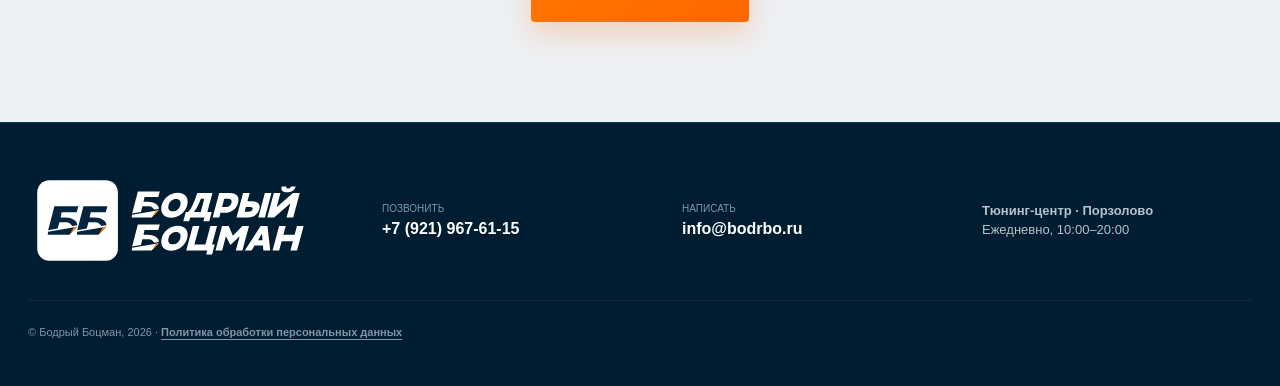
<file: projects.html>
<!doctype html>
<html lang="ru">
<head>
  <meta charset="UTF-8">
  <!-- Yandex.Metrika counter -->
  <script type="text/javascript">
      (function(m,e,t,r,i,k,a){
          m[i]=m[i]||function(){(m[i].a=m[i].a||[]).push(arguments)};
          m[i].l=1*new Date();
          for (var j = 0; j < document.scripts.length; j++) {if (document.scripts[j].src === r) { return; }}
          k=e.createElement(t),a=e.getElementsByTagName(t)[0],k.async=1,k.src=r,a.parentNode.insertBefore(k,a)
      })(window, document,'script','https://mc.yandex.ru/metrika/tag.js?id=104372402', 'ym');

      ym(104372402, 'init', {ssr:true, webvisor:true, clickmap:true, ecommerce:"dataLayer", referrer: document.referrer, url: location.href, accurateTrackBounce:true, trackLinks:true});
  </script>
  <!-- /Yandex.Metrika counter -->
  <meta name="viewport" content="width=device-width, initial-scale=1.0">
  <meta name="description" content="Проекты по ремонту, тюнингу и модернизации катеров от Бодрого Боцмана.">
  <meta name="theme-color" content="#003454">
  <link rel="canonical" href="https://bodrbo-tuning.ru/proekty/">
  <meta property="og:locale" content="ru_RU">
  <meta property="og:type" content="website">
  <meta property="og:title" content="Проекты — Бодрый Боцман">
  <meta property="og:description" content="Подробные истории диагностики, ремонта и модернизации катеров.">
  <meta property="og:url" content="https://bodrbo-tuning.ru/proekty/">
  <meta property="og:image" content="https://bodrbo-tuning.ru/assets/source-12.jpg">
  <title>Проекты — Бодрый Боцман</title>
  <link rel="icon" href="/assets/brand/current/favicon.svg" type="image/svg+xml">
  <link rel="stylesheet" href="/styles.css?v=28">
</head>
<body class="projects-page">
  <noscript><div><img src="https://mc.yandex.ru/watch/104372402" style="position:absolute; left:-9999px;" alt=""></div></noscript>
  <header class="site-header site-header--solid">
    <a class="brand" href="/" aria-label="Бодрый Боцман — на главную">
      <img class="brand__logo" src="/assets/brand/current/bodry-botsman-combined-side-2lines-light.svg" alt="Бодрый Боцман">
      <span class="brand__descriptor">Тюнинг, ремонт<br>и модернизация катеров</span>
    </a>
    <nav class="nav nav--guide" aria-label="Основная навигация">
      <a href="/#services">Услуги</a><a href="/proekty/" aria-current="page">Проекты</a><a href="/spravochnik/">Справочник</a><a href="/lodki-xmaran/">Лодки</a><a href="/lodochnye-motory-marine-rocket/">Моторы</a><a href="/#contacts">Контакты</a>
    </nav>
    <div class="header-contact"><a href="tel:+79219676115" data-contact="phone">+7 (921) 967-61-15</a><small data-contact="hours-header">Ежедневно с 10:00 до 20:00</small></div>
    <a class="button button--small" href="/#request">Обсудить проект</a>
    <button class="menu-toggle" aria-expanded="false" aria-controls="mobile-menu" aria-label="Открыть меню"><span></span><span></span></button>
  </header>
  <div class="mobile-menu" id="mobile-menu">
    <a href="/#services">Услуги</a><a href="/proekty/">Проекты</a><a href="/spravochnik/">Справочник</a><a href="/lodki-xmaran/">Лодки</a><a href="/lodochnye-motory-marine-rocket/">Моторы</a><a href="/#contacts">Контакты</a>
  </div>

  <main>
    <section class="projects-index-hero">
      <p class="eyebrow">Архив работ</p>
      <h1>Катера, которым<br>мы дали новый ход</h1>
      <p>Не просто фотографии результата — подробные истории диагностики, ремонта и модернизации.</p>
    </section>
    <section class="projects-index-grid" aria-label="Все проекты">
      <a class="project-index-card project-index-card--large" data-case-card="recovery" href="/proekty/vosstanovlenie-katera-posle-utopleniya/"><img data-case-image src="/assets/source-12.jpg" alt="Восстановление катера после утопления"><div><span data-case-category>Комплексная реконструкция</span><h2 data-case-title>Восстановление катера после утопления</h2><p data-case-summary>Комплексный ремонт и тюнинг после восстановления</p><b>Читать кейс ↗</b></div></a>
      <a class="project-index-card" data-case-card="mariah" href="/proekty/tyuning-katera-mariah-s21le/"><img data-case-image src="/assets/source-13.jpg" alt="Тюнинг катера Mariah"><div><span data-case-category>Корпус · интерьер · прицеп</span><h2 data-case-title>Тюнинг катера Mariah</h2><p data-case-summary>Полная полировка, перекраска прицепа, перешивка салона</p><b>Читать кейс ↗</b></div></a>
      <a class="project-index-card" data-case-card="macgregor" href="/proekty/pokraska-yakhty-macgregor-26/"><img data-case-image src="/assets/source-14.jpg" alt="Покраска яхты MacGregor 26"><div><span data-case-category>Стеклопластик · покраска</span><h2 data-case-title>Покраска яхты MacGregor 26</h2><p data-case-summary>Обработка корпуса необрастающим покрытием</p><b>Читать кейс ↗</b></div></a>
      <a class="project-index-card" data-case-card="salut" href="/proekty/tyuning-katera-salyut-585nt/"><img data-case-image src="/assets/source-15.jpg" alt="Дооснащение катера Салют 585 НТ"><div><span data-case-category>Дооснащение под ключ</span><h2 data-case-title>Дооснащение катера Салют 585 НТ</h2><p data-case-summary>Установка мотора, установка гидравлики, установка электромотора, установка эмбиент-подсветки, установка отопителя и многое другое</p><b>Читать кейс ↗</b></div></a>
      <a class="project-index-card" data-case-card="gladius" href="/proekty/remont-falshkilya-gladius-520/"><img data-case-image src="/assets/source-16.jpg" alt="Ремонт катера Gladius"><div><span data-case-category>Алюминий · сварка</span><h2 data-case-title>Ремонт катера Gladius</h2><p data-case-summary>Переварка фальшкиля</p><b>Читать кейс ↗</b></div></a>
      <article class="project-index-card project-index-card--preview"><img src="/assets/source-17.jpg" alt="Тюнинг и ремонта катера Covemar 600"><div><span>История готовится</span><h2>Тюнинг и ремонта катера Covemar 600</h2><p>Покраска &quot;необрастайкой&quot;, полировка, монтаж палубного покрытия, ремонт двигателя, перешивка салона</p></div></article>
      <article class="project-index-card project-index-card--preview"><img src="/assets/source-18.jpg" alt="Тюнинг катера Hurricane 187 SunDeck"><div><span>История готовится</span><h2>Тюнинг катера Hurricane 187 SunDeck</h2><p>Монтаж палубного покрытия (искусственный тик), перешивка салона, полировка корпуса</p></div></article>
      <article class="project-index-card project-index-card--preview"><img src="/assets/source-19.jpg" alt="Дооснащение лодки OrionBoat 46D"><div><span>История готовится</span><h2>Дооснащение лодки OrionBoat 46D</h2><p>Установка остекления, мотора, тахометра</p></div></article>
      <article class="project-index-card project-index-card--preview"><img src="/assets/source-20.jpg" alt="Дооснащение катера Victory 470 open"><div><span>История готовится</span><h2>Дооснащение катера Victory 470 open</h2><p>Установка, настройка и первый запуск мотора, установка эхолота, установка аудиосистемы, монтаж палубного покрытия</p></div></article>
      <article class="project-index-card project-index-card--preview"><img src="/assets/source-21.jpg" alt="Тюнинг катера Урал 520"><div><span>История готовится</span><h2>Тюнинг катера Урал 520</h2><p>Оклейка пленкой и брендирование</p></div></article>
      <article class="project-index-card project-index-card--preview"><img src="/assets/source-22.jpg" alt="Тюнинг лодки Южанка"><div><span>История готовится</span><h2>Тюнинг лодки Южанка</h2><p>Усиление транца, новая электрика, перекраска корпуса</p></div></article>
      <article class="project-index-card project-index-card--preview"><img src="/assets/source-23.jpg" alt="Тюнинг и ремонт катера Bayliner 245"><div><span>История готовится</span><h2>Тюнинг и ремонт катера Bayliner 245</h2><p>Восстановление сколов, замена аудиосистемы, очистка днища от водорослей, расконсервация двигателя,</p></div></article>
    </section>
    <section class="projects-index-cta"><p class="eyebrow">Следующий проект</p><h2>Ваш катер может быть здесь</h2><a class="button" href="/#request">Рассказать о задаче</a></section>
  </main>

  <footer id="contacts">
    <a class="footer-brand" href="/" aria-label="Бодрый Боцман — на главную"><img class="footer-brand__logo" src="/assets/brand/current/bodry-botsman-combined-side-2lines-light.svg" alt="Бодрый Боцман"></a>
    <div><small>Позвонить</small><a href="tel:+79219676115" data-contact="phone">+7 (921) 967-61-15</a></div>
    <div><small>Написать</small><a href="mailto:info@bodrbo.ru" data-contact="email">info@bodrbo.ru</a></div>
    <p><a href="/#contacts" data-contact="location-label">Тюнинг-центр · Порзолово</a><br><span data-contact="hours-short">Ежедневно, 10:00–20:00</span></p>
    <span>© Бодрый Боцман, 2026 · <a href="/privacy/">Политика обработки персональных данных</a></span>
  </footer>
  <script src="/site-content.php"></script>
  <script src="/script.js?v=6"></script>
</body>
</html>
</file>
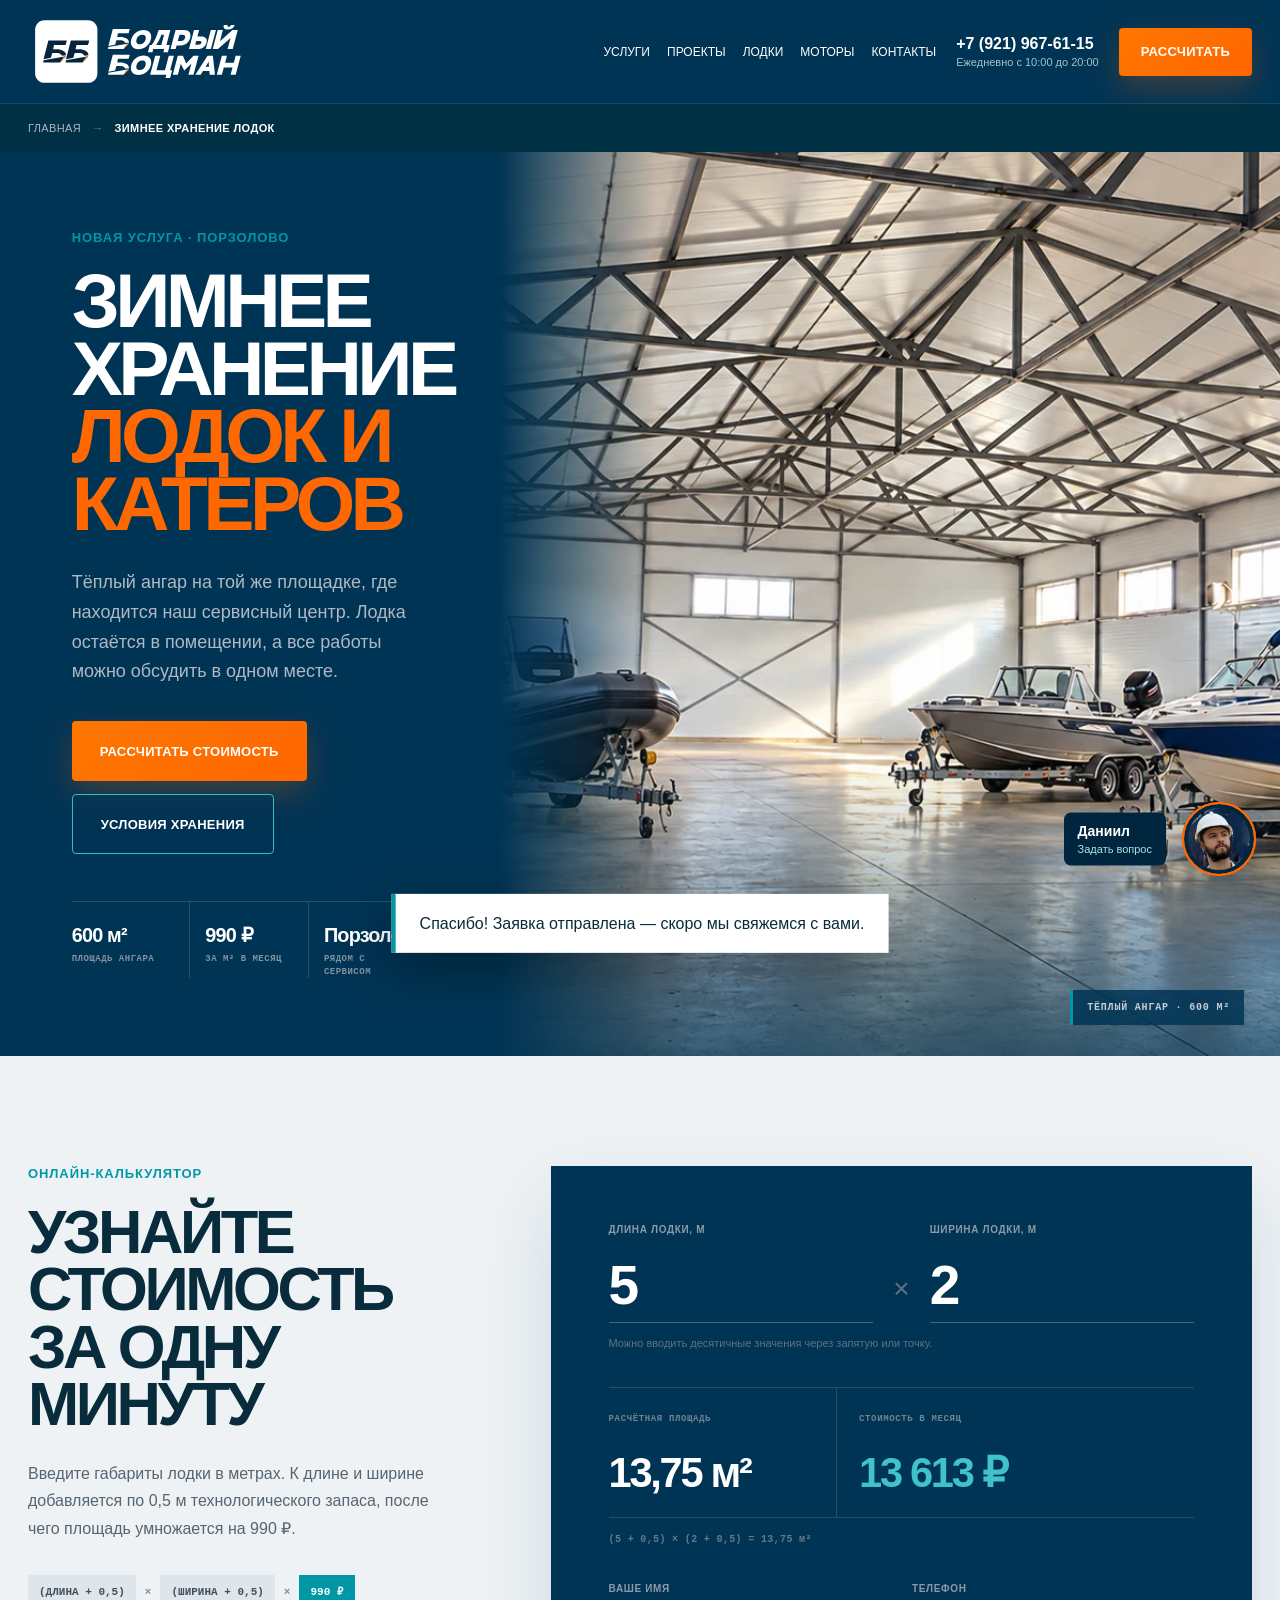
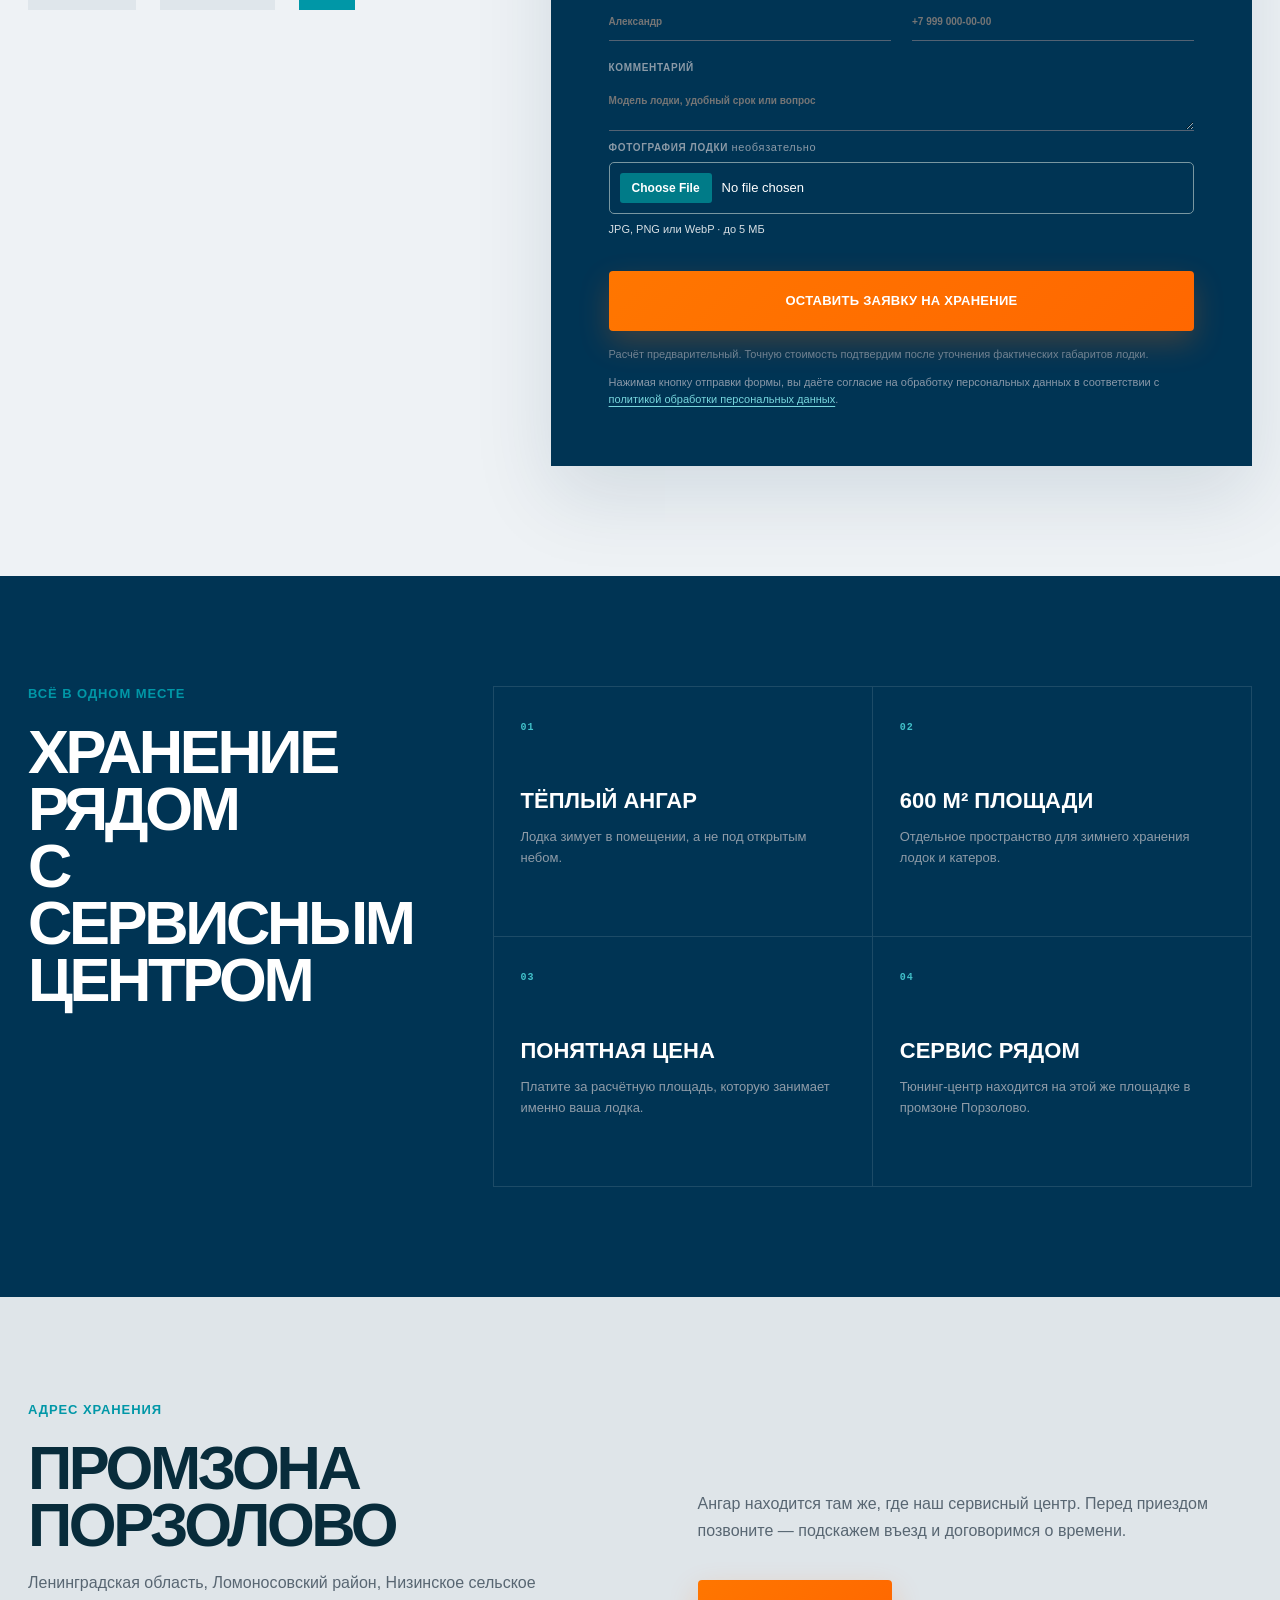
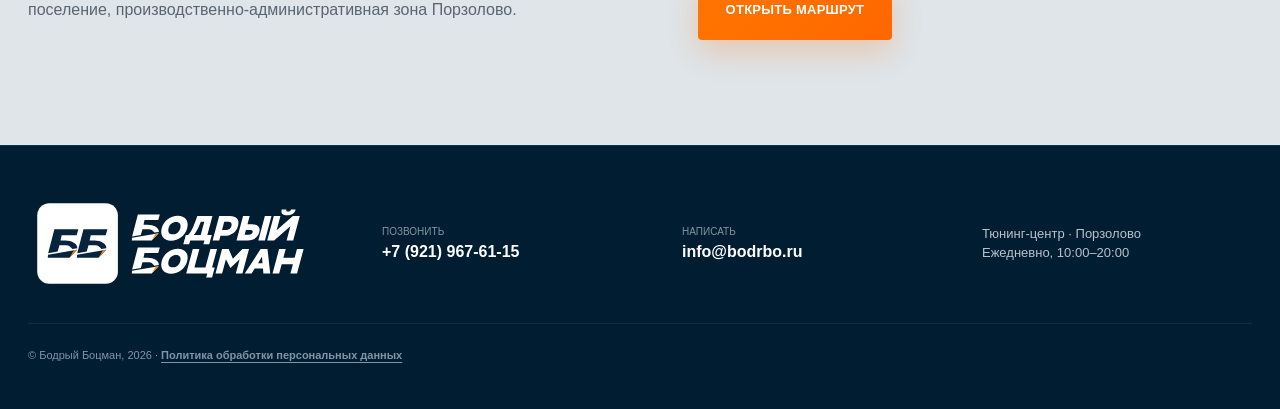
<file: winter-storage.html>
<!doctype html>
<html lang="ru">
<head>
  <meta charset="UTF-8">
  <!-- Yandex.Metrika counter -->
  <script type="text/javascript">
      (function(m,e,t,r,i,k,a){
          m[i]=m[i]||function(){(m[i].a=m[i].a||[]).push(arguments)};
          m[i].l=1*new Date();
          for (var j = 0; j < document.scripts.length; j++) {if (document.scripts[j].src === r) { return; }}
          k=e.createElement(t),a=e.getElementsByTagName(t)[0],k.async=1,k.src=r,a.parentNode.insertBefore(k,a)
      })(window, document,'script','https://mc.yandex.ru/metrika/tag.js?id=104372402', 'ym');

      ym(104372402, 'init', {ssr:true, webvisor:true, clickmap:true, ecommerce:"dataLayer", referrer: document.referrer, url: location.href, accurateTrackBounce:true, trackLinks:true});
  </script>
  <!-- /Yandex.Metrika counter -->
  <meta name="viewport" content="width=device-width, initial-scale=1.0">
  <meta name="description" content="Зимнее хранение лодок и катеров в тёплом ангаре в Порзолово. Площадь 600 м², стоимость 990 ₽ за м² в месяц. Рассчитайте цену онлайн.">
  <meta name="theme-color" content="#003454">
  <link rel="canonical" href="https://bodrbo-tuning.ru/zimnee-hranenie-lodok/">
  <meta property="og:locale" content="ru_RU">
  <meta property="og:type" content="website">
  <meta property="og:title" content="Зимнее хранение лодок в тёплом ангаре — Бодрый Боцман">
  <meta property="og:description" content="Тёплый ангар площадью 600 м² в Порзолово. Рассчитайте стоимость хранения лодки по её длине и ширине.">
  <meta property="og:url" content="https://bodrbo-tuning.ru/zimnee-hranenie-lodok/">
  <meta property="og:image" content="https://bodrbo-tuning.ru/assets/storage/winter-storage-hangar.webp">
  <title>Зимнее хранение лодок в тёплом ангаре — Бодрый Боцман</title>
  <script type="application/ld+json">
    {
      "@context": "https://schema.org",
      "@graph": [
        {
          "@type": "Service",
          "name": "Зимнее хранение лодок и катеров",
          "description": "Хранение лодок и катеров в тёплом ангаре площадью 600 квадратных метров в промзоне Порзолово.",
          "url": "https://bodrbo-tuning.ru/zimnee-hranenie-lodok/",
          "areaServed": ["Санкт-Петербург", "Ленинградская область"],
          "provider": {
            "@type": "LocalBusiness",
            "name": "Тюнинг-центр «Бодрый Боцман»",
            "telephone": "+79219676115",
            "address": {
              "@type": "PostalAddress",
              "streetAddress": "производственно-административная зона Порзолово",
              "addressLocality": "Низинское сельское поселение",
              "addressRegion": "Ленинградская область",
              "addressCountry": "RU"
            }
          },
          "offers": {
            "@type": "Offer",
            "price": "990",
            "priceCurrency": "RUB",
            "description": "Стоимость за один расчётный квадратный метр в месяц"
          }
        },
        {
          "@type": "BreadcrumbList",
          "itemListElement": [
            {"@type": "ListItem", "position": 1, "name": "Главная", "item": "https://bodrbo-tuning.ru/"},
            {"@type": "ListItem", "position": 2, "name": "Зимнее хранение лодок", "item": "https://bodrbo-tuning.ru/zimnee-hranenie-lodok/"}
          ]
        }
      ]
    }
  </script>
  <link rel="icon" href="/assets/brand/current/favicon.svg" type="image/svg+xml">
  <link rel="stylesheet" href="/styles.css?v=28">
</head>
<body class="storage-page">
  <noscript><div><img src="https://mc.yandex.ru/watch/104372402" style="position:absolute; left:-9999px;" alt=""></div></noscript>
  <header class="site-header site-header--solid">
    <a class="brand" href="/" aria-label="Бодрый Боцман — на главную">
      <img class="brand__logo" src="/assets/brand/current/bodry-botsman-combined-side-2lines-light.svg" alt="Бодрый Боцман">
      <span class="brand__descriptor">Тюнинг, ремонт<br>и модернизация катеров</span>
    </a>
    <nav class="nav" aria-label="Основная навигация">
      <a href="/#services">Услуги</a><a href="/proekty/">Проекты</a><a href="/lodki-xmaran/">Лодки</a><a href="/lodochnye-motory-marine-rocket/">Моторы</a><a href="/#contacts">Контакты</a>
    </nav>
    <div class="header-contact"><a href="tel:+79219676115" data-contact="phone">+7 (921) 967-61-15</a><small data-contact="hours-header">Ежедневно с 10:00 до 20:00</small></div>
    <a class="button button--small" href="#calculator">Рассчитать</a>
    <button class="menu-toggle" aria-expanded="false" aria-controls="mobile-menu" aria-label="Открыть меню"><span></span><span></span></button>
  </header>

  <div class="mobile-menu" id="mobile-menu">
    <a href="/#services">Услуги</a><a href="/proekty/">Проекты</a><a href="/lodki-xmaran/">Лодки</a><a href="/lodochnye-motory-marine-rocket/">Моторы</a><a href="/#contacts">Контакты</a>
    <a href="tel:+79219676115" data-contact="phone">+7 (921) 967-61-15</a>
  </div>

  <main>
    <nav class="storage-breadcrumbs" aria-label="Хлебные крошки"><a href="/">Главная</a><span>→</span><span>Зимнее хранение лодок</span></nav>

    <section class="storage-hero" aria-labelledby="storage-title">
      <div class="storage-hero__copy">
        <p class="eyebrow">Новая услуга · Порзолово</p>
        <h1 id="storage-title">Зимнее хранение<br><em>лодок и катеров</em></h1>
        <p class="storage-hero__lead">Тёплый ангар на той же площадке, где находится наш сервисный центр. Лодка остаётся в помещении, а все работы можно обсудить в одном месте.</p>
        <div class="storage-hero__actions"><a class="button" href="#calculator">Рассчитать стоимость</a><a class="button button--ghost" href="#details">Условия хранения</a></div>
        <dl class="storage-hero__facts">
          <div><dt>600 м²</dt><dd>площадь ангара</dd></div>
          <div><dt>990 ₽</dt><dd>за м² в месяц</dd></div>
          <div><dt>Порзолово</dt><dd>рядом с сервисом</dd></div>
        </dl>
      </div>
      <figure class="storage-hero__visual"><img src="/assets/storage/winter-storage-hangar.webp" alt="Лодки и катера в тёплом ангаре зимнего хранения" fetchpriority="high"><figcaption>Тёплый ангар · 600 м²</figcaption></figure>
    </section>

    <section class="storage-calculator" id="calculator" aria-labelledby="calculator-title">
      <div class="storage-calculator__intro">
        <p class="eyebrow">Онлайн-калькулятор</p>
        <h2 id="calculator-title">Узнайте стоимость<br>за одну минуту</h2>
        <p>Введите габариты лодки в метрах. К длине и ширине добавляется по 0,5 м технологического запаса, после чего площадь умножается на 990 ₽.</p>
        <div class="storage-formula" aria-label="Формула расчёта"><span>(длина + 0,5)</span><i>×</i><span>(ширина + 0,5)</span><i>×</i><strong>990 ₽</strong></div>
      </div>

      <form class="storage-calculator__form" id="lead-form" action="/submit-request.php" method="post">
        <input type="hidden" name="request_id" value="">
        <input type="hidden" name="source_url" value="">
        <input type="hidden" name="boat_model" value="Зимнее хранение">
        <input type="hidden" name="message" value="">
        <label class="form-trap" aria-hidden="true">Сайт компании<input name="company_website" tabindex="-1" autocomplete="off"></label>

        <div class="storage-calculator__fields">
          <label>Длина лодки, м<input id="storage-length" name="storage_length" type="text" inputmode="decimal" autocomplete="off" value="5" required aria-describedby="storage-input-hint"></label>
          <span aria-hidden="true">×</span>
          <label>Ширина лодки, м<input id="storage-width" name="storage_width" type="text" inputmode="decimal" autocomplete="off" value="2" required aria-describedby="storage-input-hint"></label>
        </div>
        <p class="storage-calculator__hint" id="storage-input-hint">Можно вводить десятичные значения через запятую или точку.</p>

        <div class="storage-calculator__result" aria-live="polite">
          <div><small>Расчётная площадь</small><strong id="storage-area">13,75 м²</strong></div>
          <div><small>Стоимость в месяц</small><strong id="storage-price">13 613 ₽</strong></div>
        </div>
        <p class="storage-calculator__breakdown" id="storage-breakdown">(5 + 0,5) × (2 + 0,5) = 13,75 м²</p>

        <div class="storage-contact-fields">
          <label>Ваше имя<input name="name" autocomplete="name" required placeholder="Александр"></label>
          <label>Телефон<input name="phone" autocomplete="tel" required placeholder="+7 999 000-00-00"></label>
          <label class="form-wide">Комментарий<textarea name="storage_notes" rows="2" placeholder="Модель лодки, удобный срок или вопрос"></textarea></label>
        </div>
        <button class="button" type="submit">Оставить заявку на хранение</button>
        <p class="storage-calculator__disclaimer">Расчёт предварительный. Точную стоимость подтвердим после уточнения фактических габаритов лодки.</p>
        <p class="form-note">Нажимая кнопку отправки формы, вы даёте согласие на обработку персональных данных в соответствии с <a href="/privacy/" target="_blank" rel="noopener">политикой обработки персональных данных</a>.</p>
      </form>
    </section>

    <section class="storage-details" id="details" aria-labelledby="storage-details-title">
      <div class="storage-details__heading"><p class="eyebrow">Всё в одном месте</p><h2 id="storage-details-title">Хранение рядом<br>с сервисным центром</h2></div>
      <div class="storage-details__grid">
        <article><span>01</span><h3>Тёплый ангар</h3><p>Лодка зимует в помещении, а не под открытым небом.</p></article>
        <article><span>02</span><h3>600 м² площади</h3><p>Отдельное пространство для зимнего хранения лодок и катеров.</p></article>
        <article><span>03</span><h3>Понятная цена</h3><p>Платите за расчётную площадь, которую занимает именно ваша лодка.</p></article>
        <article><span>04</span><h3>Сервис рядом</h3><p>Тюнинг-центр находится на этой же площадке в промзоне Порзолово.</p></article>
      </div>
    </section>

    <section class="storage-location" aria-labelledby="storage-location-title">
      <div><p class="eyebrow">Адрес хранения</p><h2 id="storage-location-title">Промзона<br>Порзолово</h2><p>Ленинградская область, Ломоносовский район, Низинское сельское поселение, производственно-административная зона Порзолово.</p></div>
      <div class="storage-location__aside"><p>Ангар находится там же, где наш сервисный центр. Перед приездом позвоните — подскажем въезд и договоримся о времени.</p><a class="button" data-contact="route" href="https://yandex.ru/maps/2/saint-petersburg/?ll=29.757679%2C59.835349&amp;mode=routes&amp;rtext=59.835158%2C29.745648~59.835474%2C29.759391&amp;rtt=auto&amp;ruri=~&amp;z=15.17" target="_blank" rel="noopener">Открыть маршрут</a></div>
    </section>
  </main>

  <footer>
    <a class="footer-brand" href="/" aria-label="Бодрый Боцман — на главную"><img class="footer-brand__logo" src="/assets/brand/current/bodry-botsman-combined-side-2lines-light.svg" alt="Бодрый Боцман"></a>
    <div><small>Позвонить</small><a href="tel:+79219676115" data-contact="phone">+7 (921) 967-61-15</a></div>
    <div><small>Написать</small><a href="mailto:info@bodrbo.ru" data-contact="email">info@bodrbo.ru</a></div>
    <p><span data-contact="location-label">Тюнинг-центр · Порзолово</span><br><span data-contact="hours-short">Ежедневно, 10:00–20:00</span></p>
    <span>© Бодрый Боцман, 2026 · <a href="/privacy/">Политика обработки персональных данных</a></span>
  </footer>
  <div class="toast" role="status" aria-live="polite">Спасибо! Заявка отправлена — скоро мы свяжемся с вами.</div>
  <script src="/site-content.php"></script>
  <script src="/storage-calculator.js?v=1"></script>
  <script src="/script.js?v=6"></script>
</body>
</html>
</file>
<file: styles.css>
:root{--ink:#082c3b;--navy:#003454;--navy-deep:#00263f;--blue:#0097a7;--blue2:#007b88;--orange:#ff6700;--paper:#f2f7f8;--muted:#70858c;--line:#cfdde1;--white:#fff;--max:1440px}
*{box-sizing:border-box}html{scroll-behavior:smooth}body{margin:0;background:var(--paper);color:var(--ink);font-family:Arial,Helvetica,sans-serif;-webkit-font-smoothing:antialiased}a{color:inherit;text-decoration:none}button,input,textarea{font:inherit}.site-header{height:94px;padding:0 max(28px,calc((100vw - var(--max))/2));background:#00263ff5;color:white;display:flex;align-items:center;gap:32px;position:absolute;z-index:20;width:100%;border-bottom:1px solid #ffffff1c}.brand{display:flex;align-items:center;gap:20px;margin-right:auto}.brand img,footer>img{width:190px;height:auto;filter:brightness(0) invert(1)}.brand span{font-size:12px;line-height:1.35;text-transform:uppercase;padding-left:20px;border-left:1px solid #ffffff3a}.nav{display:flex;gap:30px;font-size:13px;text-transform:uppercase}.nav a{transition:.2s}.nav a:hover{color:var(--blue)}.header-contact{display:flex;flex-direction:column;gap:3px}.header-contact a{font-weight:800}.header-contact small{font-size:11px;color:#aeb8c3}.button{display:inline-flex;align-items:center;justify-content:center;min-height:60px;padding:0 28px;color:white;background:linear-gradient(135deg,var(--blue),var(--blue2));border:0;border-radius:4px;text-transform:uppercase;font-size:13px;font-weight:800;letter-spacing:.02em;cursor:pointer;box-shadow:0 12px 30px #ff67003d;transition:transform .2s,filter .2s}.button:hover{transform:translateY(-2px);filter:brightness(1.08)}.button--small{min-height:48px;padding:0 22px}.button--ghost{background:#07142188;border:1px solid #6da3ff;box-shadow:none}.menu-toggle,.mobile-menu{display:none}
.hero{min-height:750px;padding-top:94px;background:#002b47;color:white;position:relative;overflow:hidden}.hero__photo{position:absolute;inset:94px 0 0 32%;background:url('assets/source-1.jpg') center/cover no-repeat;filter:saturate(.65) contrast(1.12)}.hero__photo:after{content:"";position:absolute;inset:0;background:linear-gradient(90deg,#00263f 0%,#00314fba 24%,transparent 65%),linear-gradient(0deg,#00263f 0%,transparent 33%),linear-gradient(90deg,transparent 70%,#00263f55)}.hero__grid{position:absolute;inset:94px 0 0;background-image:linear-gradient(#00a9b80b 1px,transparent 1px),linear-gradient(90deg,#00a9b80b 1px,transparent 1px);background-size:80px 80px;mask-image:linear-gradient(90deg,#000,transparent 80%)}.hero__content{position:relative;z-index:2;width:min(var(--max),calc(100% - 56px));margin:auto;padding:72px 0 45px}.eyebrow{color:var(--blue);text-transform:uppercase;font-weight:800;font-size:13px;letter-spacing:.07em;margin:0 0 22px}.eyebrow i{display:inline-block;width:4px;height:4px;background:currentColor;border-radius:50%;margin:0 10px 3px}.hero h1{font-size:clamp(54px,5vw,76px);line-height:.93;text-transform:uppercase;letter-spacing:-.045em;margin:0 0 24px;max-width:690px}.hero h1 em{font-style:normal;color:var(--blue)}.hero__lead{font-size:18px;line-height:1.5;max-width:540px}.hero__tags{display:flex;gap:12px 25px;flex-wrap:wrap;max-width:620px;margin:24px 0}.hero__tags span{font-size:13px;text-transform:uppercase}.hero__tags span:not(:last-child):after{content:"";display:inline-block;width:4px;height:4px;background:var(--blue);border-radius:50%;margin-left:25px;vertical-align:3px}.hero__actions{display:flex;gap:16px;margin-top:32px}.trust-row{display:flex;margin-top:38px}.trust-row>div{display:flex;gap:12px;align-items:start;padding:0 28px;border-right:1px solid #ffffff2c}.trust-row>div:first-child{padding-left:0}.trust-row b{font-size:16px;white-space:nowrap}.trust-row span{font-size:12px;line-height:1.45;color:#c8d0d7}.hero__marker{position:absolute;right:3vw;bottom:25px;z-index:3;color:#ffffff55;font:11px/1.4 monospace;letter-spacing:.12em}
.services,.projects{padding:100px max(28px,calc((100vw - var(--max))/2))}.section-heading h2,.about h2,.request h2{font-size:clamp(38px,4.4vw,66px);letter-spacing:-.045em;line-height:.98;text-transform:uppercase;margin:0}.service-grid{display:grid;grid-template-columns:repeat(4,1fr);margin-top:65px;border-top:1px solid var(--line);border-bottom:1px solid var(--line)}.service-grid article{min-height:340px;padding:32px 22px;border-right:1px solid var(--line);display:flex;flex-direction:column}.service-grid article:first-child{border-left:1px solid var(--line)}.service-icon{display:flex;align-items:flex-start;height:55px;color:var(--blue);line-height:1}.service-icon svg{width:48px;height:48px;fill:none;stroke:currentColor;stroke-width:1.8;stroke-linecap:round;stroke-linejoin:round;overflow:visible}.service-grid h3{text-transform:uppercase;font-size:18px;margin:20px 0 12px}.service-grid p{color:#53606c;font-size:14px;line-height:1.55;margin:0 0 24px}.service-grid a{margin-top:auto;color:var(--blue);font-size:13px;font-weight:700}.service-grid a b{float:right;font-size:19px}
.projects{background:var(--navy);color:white}.section-heading--row{display:flex;justify-content:space-between;align-items:end}.section-heading--row>p{max-width:430px;color:#9ca8b5;line-height:1.6}.project-grid{display:grid;grid-template-columns:1.25fr .75fr;gap:20px;margin-top:60px}.project{position:relative;min-height:330px;overflow:hidden;background:#05465b}.project--wide{grid-row:span 2;min-height:680px}.project img{position:absolute;width:100%;height:100%;object-fit:cover;transition:transform .7s}.project:after{content:"";position:absolute;inset:30% 0 0;background:linear-gradient(transparent,#00243aee)}.project:hover img{transform:scale(1.035)}.project>div{position:absolute;z-index:2;bottom:0;padding:32px}.project span{color:#21b7c4;text-transform:uppercase;font-size:12px;font-weight:800}.project h3{font-size:27px;max-width:500px;margin:10px 0}.project p{margin:0;color:#ced5db;font-size:14px}
.about{display:grid;grid-template-columns:1fr 1fr;min-height:650px}.about__image{min-height:560px;overflow:hidden}.about__image img{width:100%;height:100%;object-fit:cover;filter:saturate(.75)}.about__copy{padding:90px clamp(28px,6vw,100px);background:#e8edf2}.about__copy>p:not(.eyebrow){color:#52606c;line-height:1.75;font-size:17px;max-width:650px;margin-top:32px}.about__stats{display:flex;gap:60px;margin-top:45px;border-top:1px solid #c7d0d9;padding-top:30px}.about__stats div{display:flex;align-items:start;gap:15px}.about__stats b{font-size:35px;color:var(--blue)}.about__stats span{font-size:13px;line-height:1.4}
.request{padding:100px max(28px,calc((100vw - var(--max))/2));display:grid;grid-template-columns:.9fr 1.1fr;gap:80px;background:linear-gradient(135deg,#003e53,#00263f);color:white}.request>div>p:last-child{color:#9eabb7;line-height:1.6;max-width:520px}.request form{display:grid;grid-template-columns:1fr 1fr;gap:22px}.request label{font-size:12px;text-transform:uppercase;color:#8391a1}.request input,.request textarea{width:100%;margin-top:8px;padding:15px 0;color:white;background:transparent;border:0;border-bottom:1px solid #536273;outline:none;resize:vertical}.request input:focus,.request textarea:focus{border-color:var(--blue)}.form-wide{grid-column:1/-1}.form-note{font-size:11px!important;text-transform:none!important;color:#69798a!important;margin:0}.request button{width:100%}
footer{background:#00192b;color:white;padding:48px max(28px,calc((100vw - var(--max))/2));display:grid;grid-template-columns:1.2fr 1fr 1fr 1fr;gap:30px;align-items:center;border-top:1px solid #ffffff1a}footer>img{width:180px}footer div{display:flex;flex-direction:column;gap:6px}footer small{color:#667788;text-transform:uppercase;font-size:10px}footer a{font-weight:700}footer p{font-size:13px;line-height:1.5;color:#b8c2cb}footer>span{grid-column:1/-1;color:#526170;font-size:11px;padding-top:25px;border-top:1px solid #ffffff12}.toast{position:fixed;z-index:50;left:50%;bottom:30px;transform:translate(-50%,140%);background:white;color:var(--ink);padding:18px 24px;box-shadow:0 15px 50px #0005;border-left:4px solid var(--blue);transition:.4s}.toast.show{transform:translate(-50%,0)}
@media(max-width:1100px){.nav{display:none}.brand{margin-right:auto}.service-grid{grid-template-columns:repeat(2,1fr)}.service-grid article{border-bottom:1px solid var(--line)}.header-contact{display:none}.menu-toggle{display:flex;background:none;border:0;width:45px;height:40px;flex-direction:column;justify-content:center;gap:8px}.menu-toggle span{height:2px;background:#fff;width:30px}.mobile-menu{position:fixed;z-index:19;inset:94px 0 auto;background:#00263f;color:#fff;padding:30px;flex-direction:column;gap:24px;text-transform:uppercase}.mobile-menu.open{display:flex}}
@media(max-width:760px){.site-header{height:78px;padding:0 20px}.brand img{width:145px}.brand span,.site-header>.button{display:none}.mobile-menu{inset:78px 0 auto}.hero{padding-top:78px;min-height:790px}.hero__photo{inset:78px 0 0;background-position:58% center;opacity:.67}.hero__photo:after{background:linear-gradient(90deg,#00263ff0 0%,#00263f8a 85%),linear-gradient(0deg,#00263f 0%,transparent 50%)}.hero__content{width:calc(100% - 40px);padding:52px 0 32px}.hero h1{font-size:clamp(31px,10vw,43px);line-height:.98}.hero__lead{font-size:16px;max-width:350px}.hero__tags{gap:10px 14px}.hero__tags span:not(:last-child):after{margin-left:14px}.hero__actions{flex-direction:column;width:100%}.hero__actions .button{width:100%}.trust-row{overflow-x:auto;width:calc(100vw - 20px);padding-bottom:8px}.trust-row>div{min-width:180px;padding:0 18px}.services,.projects{padding:70px 20px}.service-grid{grid-template-columns:1fr;margin-top:38px}.service-grid article{min-height:auto;padding:24px 12px;display:grid;grid-template-columns:62px 1fr;gap:0 12px}.service-icon{grid-row:1/4}.service-grid h3{margin:3px 0 8px}.service-grid p{margin:0}.service-grid a{margin-top:18px;grid-column:2}.service-grid .video-service-link{grid-column:2}.section-heading--row{display:block}.section-heading--row>p{margin-top:20px}.project-grid{grid-template-columns:1fr;margin-top:35px}.project,.project--wide{min-height:420px;grid-row:auto}.project>div{padding:22px}.project h3{font-size:23px}.about{grid-template-columns:1fr}.about__image{min-height:360px}.about__copy{padding:60px 20px}.about__stats{gap:25px;flex-direction:column}.request{grid-template-columns:1fr;padding:70px 20px;gap:45px}.request form{grid-template-columns:1fr}.form-wide{grid-column:auto}footer{grid-template-columns:1fr;padding:45px 20px}footer>span{grid-column:auto}.section-heading h2,.about h2,.request h2{font-size:37px}}
@media(prefers-reduced-motion:reduce){*{scroll-behavior:auto!important;transition:none!important}}
@media(max-width:760px){.trust-row{scrollbar-width:none}.trust-row::-webkit-scrollbar{display:none}}

/* Updated brand lockup: real boatswain face + existing white wordmark */
.brand{gap:12px}
.brand .brand__face{width:70px;height:68px;object-fit:contain;filter:none}
.brand__name,.footer-brand strong{font-size:20px;line-height:.82;letter-spacing:-.035em;text-transform:uppercase}
.brand .brand__descriptor{font-size:12px;line-height:1.35;text-transform:uppercase;padding-left:20px;margin-left:8px;border-left:1px solid #ffffff3a}
.footer-brand{display:flex;align-items:center;gap:12px}
.footer-brand img{width:74px;height:72px;object-fit:contain}
@media(max-width:760px){
  .brand .brand__face{width:56px;height:54px}
  .brand__name{font-size:17px}
  .brand .brand__descriptor{display:none}
}

/* Project archive and case stories */
.site-header--solid{position:relative;background:#00263f}
.projects-heading-side{max-width:430px}
.projects-heading-side p{color:#9ca8b5;line-height:1.6;margin:0 0 18px}
.projects-heading-side a{color:#1fb2c0;font-size:13px;font-weight:800;text-transform:uppercase;letter-spacing:.04em}
.project-grid{grid-template-columns:repeat(6,1fr)}
.project{grid-column:span 2;display:block}
.project--wide{grid-column:span 4;grid-row:span 2}
.project:nth-child(4),.project:nth-child(5){grid-column:span 3}
.project>div b{display:block;margin-top:18px;color:#47c4cd;font-size:12px;text-transform:uppercase;letter-spacing:.05em}
.project:focus-visible,.project-index-card:focus-visible{outline:3px solid var(--blue);outline-offset:4px}

.projects-index-hero{padding:100px max(28px,calc((100vw - var(--max))/2)) 70px;background:#003454;color:white}
.projects-index-hero h1{margin:0;font-size:clamp(52px,7vw,98px);line-height:.9;letter-spacing:-.055em;text-transform:uppercase}
.projects-index-hero>p:last-child{max-width:580px;margin:30px 0 0;color:#9eabb7;font-size:18px;line-height:1.6}
.projects-index-grid{display:grid;grid-template-columns:repeat(2,1fr);gap:2px;padding:2px;background:#dce2e8}
.project-index-card{position:relative;min-height:540px;overflow:hidden;background:#05465b;color:white}
.project-index-card--large{grid-column:1/-1;min-height:700px}
.project-index-card img{position:absolute;inset:0;width:100%;height:100%;object-fit:cover;transition:transform .7s,filter .5s}
.project-index-card:after{content:"";position:absolute;inset:25% 0 0;background:linear-gradient(transparent,#00243af2)}
.project-index-card>div{position:absolute;z-index:2;left:0;right:0;bottom:0;padding:clamp(26px,4vw,58px)}
.project-index-card span{color:#3dc1cb;text-transform:uppercase;font-size:12px;font-weight:800;letter-spacing:.05em}
.project-index-card h2{margin:12px 0 10px;max-width:760px;font-size:clamp(28px,3.5vw,54px);line-height:1;text-transform:uppercase;letter-spacing:-.04em}
.project-index-card p{max-width:650px;margin:0;color:#d0d7de;line-height:1.5}
.project-index-card b{display:block;margin-top:22px;color:#4bc7d0;font-size:12px;text-transform:uppercase;letter-spacing:.05em}
.project-index-card[href]:hover img{transform:scale(1.035)}
.project-index-card--preview img{filter:saturate(.35)}
.project-index-card--preview span{color:#8b98a5}
.projects-index-cta{padding:100px max(28px,calc((100vw - var(--max))/2));background:#eef1f4;text-align:center}
.projects-index-cta h2{margin:0 0 35px;font-size:clamp(38px,5vw,70px);text-transform:uppercase;letter-spacing:-.045em}

.case-page{background:#f2f4f6}
.case-hero{display:grid;grid-template-columns:1fr 1fr;min-height:720px;background:#003454;color:white}
.case-hero__copy{min-width:0;display:flex;flex-direction:column;justify-content:center;padding:90px clamp(28px,6vw,110px)}
.case-back{align-self:flex-start;margin-bottom:55px;color:#8ba0b4;font-size:13px;text-transform:uppercase;letter-spacing:.05em}
.case-back:hover{color:var(--blue)}
.case-hero h1{margin:0;font-size:clamp(50px,6vw,88px);line-height:.92;text-transform:uppercase;letter-spacing:-.055em}
.case-hero__lead{max-width:680px;margin:30px 0;color:#c5ced7;font-size:19px;line-height:1.55}
.case-hero>figure{margin:0;min-height:560px;overflow:hidden}
.case-hero>figure img{width:100%;height:100%;object-fit:cover}
.case-facts{display:flex;flex-wrap:wrap;gap:9px;margin-top:20px}
.case-facts span{padding:9px 12px;border:1px solid #ffffff32;color:#d8e0e7;font-size:11px;text-transform:uppercase}
.case-brief{display:grid;grid-template-columns:1.1fr .9fr;gap:80px;padding:110px max(28px,calc((100vw - var(--max))/2));background:#e9edf1;align-items:end}
.case-brief h2,.case-story__heading h2{margin:0;font-size:clamp(38px,4.5vw,66px);line-height:.98;text-transform:uppercase;letter-spacing:-.045em}
.case-brief>p{margin:0;color:#475563;font-size:19px;line-height:1.7}
.case-story{padding:105px max(28px,calc((100vw - var(--max))/2));background:#f6f7f8}
.case-story__heading{margin-bottom:70px}
.case-steps{border-top:1px solid #d5dce3}
.case-step{display:grid;grid-template-columns:.76fr 1.24fr;gap:70px;padding:55px 0;border-bottom:1px solid #d5dce3;align-items:center}
.case-step:nth-child(even){grid-template-columns:1.24fr .76fr}
.case-step:nth-child(even) .case-step__copy{order:2}
.case-step__copy>span{display:block;margin-bottom:35px;color:var(--blue);font:12px/1 monospace;letter-spacing:.12em}
.case-step__copy h2{margin:0 0 18px;font-size:clamp(28px,3vw,45px);line-height:1;text-transform:uppercase;letter-spacing:-.035em}
.case-step__copy p{margin:0;color:#56636f;font-size:17px;line-height:1.7}
.case-step figure{height:auto;aspect-ratio:1;margin:0;overflow:hidden;background:#dfe4e8}
.case-step figure img{display:block;width:100%;height:100%;object-fit:cover;object-position:50% 50%}
.case-result{padding:110px max(28px,calc((100vw - var(--max))/2));background:#003454;color:white}
.case-result h2{max-width:1150px;margin:0;font-size:clamp(34px,4vw,60px);line-height:1.12;letter-spacing:-.035em}
.case-result>div{display:flex;gap:16px;margin-top:50px}
.case-missing{min-height:70vh;padding:130px max(28px,calc((100vw - var(--max))/2));background:#003454;color:white}
.case-missing h1{font-size:clamp(50px,7vw,90px);text-transform:uppercase}

@media(max-width:900px){
  .project-grid{grid-template-columns:repeat(2,1fr)}
  .project,.project--wide,.project:nth-child(4),.project:nth-child(5){grid-column:auto;grid-row:auto;min-height:430px}
  .project--wide{grid-column:1/-1;min-height:600px}
  .projects-index-grid{grid-template-columns:1fr}
  .project-index-card--large{grid-column:auto}
  .case-hero,.case-brief{grid-template-columns:1fr}
  .case-hero__copy{padding:70px 28px}
  .case-hero>figure{min-height:500px}
  .case-brief{gap:35px;padding-top:80px;padding-bottom:80px}
  .case-step,.case-step:nth-child(even){grid-template-columns:1fr;gap:28px}
  .case-step:nth-child(even) .case-step__copy{order:0}
  .case-step figure{height:auto;aspect-ratio:1}
}
@media(max-width:760px){
  .projects-heading-side{margin-top:22px}
  .project-grid{grid-template-columns:1fr}
  .project,.project--wide,.project:nth-child(4),.project:nth-child(5){grid-column:auto;min-height:430px}
  .projects-index-hero{padding:70px 20px 55px}
  .projects-index-hero h1{font-size:46px}
  .projects-index-grid{padding:0;gap:1px}
  .project-index-card,.project-index-card--large{min-height:480px}
  .project-index-card>div{padding:24px 20px}
  .case-back{margin-bottom:40px}
  .case-hero h1{font-size:clamp(34px,9vw,45px)}
  .case-hero__lead{font-size:16px}
  .case-hero>figure{min-height:390px}
  .case-brief,.case-story,.case-result{padding:70px 20px}
  .case-brief>p{font-size:17px}
  .case-story__heading{margin-bottom:40px}
  .case-step{padding:40px 0}
  .case-step__copy>span{margin-bottom:22px}
  .case-step figure{height:auto;aspect-ratio:1}
  .case-result>div{flex-direction:column}
}

/* Responsive polish after desktop/mobile layout audit */
.about__image,.about__copy,.case-brief>*{min-width:0;max-width:100%}
.form-note{color:#8998a8!important}
footer small,footer>span{color:#8394a5}

@media(max-width:1100px){
  .menu-toggle{min-width:44px;height:44px}
  .mobile-menu{gap:4px}
  .mobile-menu a{display:flex;align-items:center;min-height:44px}
}

@media(max-width:900px){
  .service-grid a,.projects-heading-side a,.case-back,footer div a{display:flex;align-items:center;min-height:44px}
  .service-grid a{justify-content:space-between}
}

@media(min-width:761px) and (max-width:900px){
  .about{grid-template-columns:1fr}
  .about__image{min-height:460px}
  .about__copy{padding:80px 28px}
  .about__stats{gap:40px}
}

@media(max-width:760px){
  .hero__marker{display:none}
  .trust-row{display:grid;grid-template-columns:repeat(3,minmax(0,1fr));width:100%;overflow:visible;padding-bottom:0}
  .trust-row>div{min-width:0;padding:0 10px;gap:5px;flex-direction:column}
  .trust-row>div:first-child{padding-left:0}
  .trust-row>div:last-child{padding-right:0;border-right:0}
  .trust-row b{font-size:14px;white-space:normal}
  .trust-row span{font-size:11px}
  .projects-index-cta{padding:70px 20px}
  .case-step figure{height:auto;aspect-ratio:1}
  .case-result h2{font-size:clamp(27px,7.4vw,30px);line-height:1.16}
}

@media(max-width:360px){
  .hero h1{overflow-wrap:anywhere}
  .section-heading h2,.about h2,.request h2{font-size:32px;line-height:1;overflow-wrap:anywhere}
  .projects-index-hero h1{font-size:40px;line-height:.94}
  .case-hero__copy{padding:60px 20px}
  .case-hero h1{font-size:29px;line-height:.96;overflow-wrap:anywhere}
  .case-brief h2,.case-story__heading h2{font-size:31px;line-height:1;overflow-wrap:anywhere}
  .case-step__copy h2{font-size:26px}
  .case-result h2{font-size:27px}
  .trust-row{grid-template-columns:repeat(2,minmax(0,1fr));row-gap:16px}
  .trust-row>div:nth-child(2){border-right:0}
  .trust-row>div:last-child{grid-column:1/-1;flex-direction:row;align-items:center;justify-content:center;padding-top:14px;border-top:1px solid #ffffff2c}
}

/* Tuning center route */
.location{display:grid;grid-template-columns:minmax(420px,.86fr) minmax(0,1.14fr);min-height:760px;background:#e5eaee;color:var(--ink)}
.location__info{display:flex;min-width:0;flex-direction:column;justify-content:center;padding:95px clamp(36px,5.5vw,95px) 95px max(28px,calc((100vw - var(--max))/2))}
.location h2{max-width:680px;margin:0;font-size:clamp(42px,4.7vw,70px);line-height:.92;letter-spacing:-.055em;text-transform:uppercase}
.location address{max-width:680px;margin-top:30px;color:#4e5d69;font-size:16px;font-style:normal;line-height:1.65}
.location__facts{display:grid;grid-template-columns:repeat(2,minmax(0,1fr));max-width:680px;margin:34px 0 0;border-top:1px solid #c2ccd4;border-bottom:1px solid #c2ccd4}
.location__facts>div{min-width:0;padding:20px 24px;border-right:1px solid #c2ccd4}.location__facts>div:first-child{padding-left:0}.location__facts>div:last-child{border-right:0}
.location__facts dt{font-size:25px;font-weight:900;letter-spacing:-.04em}.location__facts dd{margin:6px 0 0;color:#71808c;font:700 9px/1.45 monospace;letter-spacing:.055em;text-transform:uppercase}
.location__road-note{display:flex;gap:11px;max-width:680px;margin:18px 0 0;color:#64727e;font-size:12px;line-height:1.5}.location__road-note span{flex:0 0 auto;color:#ff6700;font-size:19px;line-height:1}
.location__steps{max-width:680px;margin:32px 0 0;padding:0;border-top:1px solid #c7d0d7;list-style:none}
.location__steps li{display:grid;grid-template-columns:46px 1fr;gap:16px;padding:16px 0;border-bottom:1px solid #c7d0d7}.location__steps li>span{padding-top:3px;color:var(--blue);font:800 10px/1 monospace;letter-spacing:.08em}.location__steps p{margin:0;color:#65737f;font-size:13px;line-height:1.5}.location__steps strong{display:block;margin-bottom:3px;color:#152330;font-size:13px;text-transform:uppercase}
.location__actions{display:flex;align-items:center;flex-wrap:wrap;gap:22px;margin-top:34px}.location__actions .button{min-height:54px}.location__call{display:inline-flex;align-items:center;min-height:44px;color:#00808e;font-size:12px;font-weight:800;text-transform:uppercase}.location__call:hover{color:#006b76}
.location__actions a:focus-visible{outline:3px solid #4bc7d0;outline-offset:3px}
.location__map{position:relative;min-width:0;min-height:760px;overflow:hidden;background:#ccd5dc;isolation:isolate}.location__map:after{content:"";position:absolute;z-index:1;inset:0;border:1px solid #00345414;pointer-events:none}.location__map iframe{position:absolute;inset:0;width:100%;height:100%;border:0}
.location__coordinates{position:absolute;z-index:2;right:24px;bottom:24px;padding:11px 14px;background:#003454e8;color:#a9b8c5;font:700 9px/1.5 monospace;letter-spacing:.08em;pointer-events:none}
footer p a{color:inherit}

@media(max-width:900px){
  .location{grid-template-columns:1fr}.location__info{padding:80px 28px}.location__map{min-height:620px}
}
@media(max-width:760px){
  .location__info{padding:70px 20px}.location h2{font-size:37px}.location address{margin-top:24px;font-size:15px}.location__facts{margin-top:28px}.location__facts>div{padding:17px 15px}.location__facts dt{font-size:22px}.location__steps{margin-top:27px}.location__steps li{grid-template-columns:36px 1fr;gap:10px}.location__actions{align-items:stretch;flex-direction:column;gap:9px;margin-top:30px}.location__actions .button,.location__call{width:100%;justify-content:center}.location__map{min-height:520px}.location__coordinates{right:14px;bottom:14px}
}
@media(max-width:360px){.location h2{font-size:32px}.location__coordinates{display:none}}

/* Lead form integration states */
.request form{position:relative}
.form-trap{position:absolute!important;left:-10000px!important;width:1px!important;height:1px!important;overflow:hidden!important}
.request button[disabled]{cursor:wait;opacity:.72;transform:none;filter:none}
.toast{max-width:min(520px,calc(100vw - 40px));line-height:1.45}
.toast--error{border-left-color:#d94b4b}

/* Boat catalog autocomplete */
.request .form-field>label{display:block;color:#8391a1;font-size:12px;text-transform:uppercase}
.boat-model-search{position:relative}
.boat-model-search>input[type="text"],.boat-model-search>input:not([type]){padding-right:34px}
.boat-model-search:after{content:"⌕";position:absolute;right:2px;top:19px;color:#41c1ca;font-size:22px;line-height:1;pointer-events:none}
.boat-model-results{position:absolute;z-index:30;top:calc(100% + 7px);left:0;right:0;max-height:286px;overflow-y:auto;border:1px solid #cbd5de;border-radius:5px;background:#f7f9fb;color:#102031;box-shadow:0 20px 48px #0008}
.boat-model-option{display:grid;grid-template-columns:minmax(0,1fr) auto;align-items:center;gap:16px;min-height:54px;padding:11px 14px;border-bottom:1px solid #dfe5ea;cursor:pointer}
.boat-model-option:last-child{border-bottom:0}
.boat-model-option:hover,.boat-model-option.is-active{background:#e5efff}
.boat-model-option strong{min-width:0;font-size:14px;line-height:1.35;text-transform:none}
.boat-model-option span{color:#657482;font:700 9px/1.4 monospace;letter-spacing:.05em;text-transform:uppercase}
.boat-model-status{min-height:17px;margin:7px 0 0;color:#718296;font:700 9px/1.45 monospace;letter-spacing:.035em;text-transform:none}
.boat-model-status[data-state="selected"]{color:#51c9d2}
.boat-model-status[data-state="error"]{color:#dba5a5}
.boat-model-field:focus-within label{color:#86dce2}

@media(max-width:760px){
  .boat-model-results{max-height:236px}
  .boat-model-option{min-height:58px;padding:12px}
}

/* Marine Rocket catalog */
.motors-page{--rocket:#ff623e;--motor-silver:#dfe5e9;background:#eef1f4}
.nav a[aria-current="page"]{color:#44c4cd}
.motor-hero{display:grid;grid-template-columns:minmax(0,1.02fr) minmax(440px,.98fr);min-height:720px;background:#00263f;color:#fff;overflow:hidden}
.motor-hero__copy{display:flex;flex-direction:column;justify-content:center;padding:90px max(28px,calc((100vw - var(--max))/2)) 90px max(28px,calc((100vw - var(--max))/2));padding-right:clamp(40px,6vw,100px)}
.motor-brand-sign{display:flex;align-items:center;gap:18px;max-width:520px;margin:0 0 30px;padding:0 0 22px;border-bottom:1px solid #ffffff24}
.motor-brand-sign img{width:190px;height:auto;flex:0 0 auto}
.motor-brand-sign span{padding-left:18px;border-left:1px solid #ffffff2b;color:#9eacb9;font:700 9px/1.55 monospace;letter-spacing:.06em;text-transform:uppercase}
.motor-hero h1{max-width:760px;margin:0;font-size:clamp(55px,6.2vw,92px);line-height:.88;letter-spacing:-.06em;text-transform:uppercase}
.motor-hero h1 em{color:var(--blue);font-style:normal}
.motor-hero__lead{max-width:670px;margin:30px 0 0;color:#bac5cf;font-size:18px;line-height:1.65}
.motor-hero__actions{display:flex;flex-wrap:wrap;gap:14px;margin-top:36px}
.motor-hero__facts{display:grid;grid-template-columns:repeat(3,1fr);max-width:720px;margin:48px 0 0;border-top:1px solid #ffffff24}
.motor-hero__facts div{min-width:0;padding:23px 18px 0;border-right:1px solid #ffffff24}
.motor-hero__facts div:first-child{padding-left:0}
.motor-hero__facts div:last-child{border:0}
.motor-hero__facts dt{font-size:22px;font-weight:800;letter-spacing:-.03em}
.motor-hero__facts dd{margin:6px 0 0;color:#8998a6;font-size:11px;line-height:1.4;text-transform:uppercase}
.motor-hero__visual{position:relative;display:flex;align-items:center;justify-content:center;min-height:720px;background:#f7f8f9;isolation:isolate}
.motor-hero__visual:before{content:"";position:absolute;width:min(78%,600px);aspect-ratio:1;border:1px solid #0b22361d;border-radius:50%;box-shadow:0 0 0 50px #0b223608,0 0 0 100px #0b223606}
.motor-hero__visual img{position:relative;z-index:2;width:min(65%,470px);height:600px;object-fit:contain;mix-blend-mode:multiply;filter:contrast(1.08);transform:translateY(-6px)}
.motor-hero__stamp{position:absolute;z-index:4;top:40px;right:40px;width:108px;height:108px;padding:25px 14px;border-radius:50%;background:var(--rocket);color:#fff;font:700 11px/1.35 monospace;text-align:center;text-transform:uppercase;transform:rotate(8deg);box-shadow:0 16px 35px #aa351f35}
.motor-hero__code{position:absolute;z-index:1;left:25px;bottom:3px;color:#0034540a;font-size:clamp(150px,19vw,310px);font-weight:900;line-height:.6;letter-spacing:-.12em}
.motor-hero__visual>p{position:absolute;z-index:4;right:38px;bottom:34px;display:flex;flex-direction:column;gap:5px;margin:0;padding:13px 16px;border-left:3px solid var(--rocket);background:#f7f8f9dd;color:#003454}
.motor-hero__visual>p b{font-size:16px}.motor-hero__visual>p span{color:#5d6872;font:10px/1.4 monospace;text-transform:uppercase}

.dealer-proof{padding:105px max(28px,calc((100vw - var(--max))/2));background:#e4e9ed}
.dealer-proof__intro{display:grid;grid-template-columns:.8fr 1.2fr;align-items:end;gap:60px}
.dealer-proof__intro .eyebrow{margin:0}.dealer-proof h2{margin:0;font-size:clamp(42px,5vw,72px);line-height:.92;letter-spacing:-.055em;text-transform:uppercase}
.dealer-proof__grid{display:grid;grid-template-columns:repeat(3,1fr);margin-top:72px;border-top:1px solid #c5cdd4}
.dealer-proof article{padding:30px 34px 0 0;border-right:1px solid #c5cdd4}
.dealer-proof article+article{padding-left:34px}
.dealer-proof article:last-child{border-right:0}
.dealer-proof article>span{color:var(--blue);font:700 11px/1 monospace;letter-spacing:.08em;text-transform:uppercase}
.dealer-proof h3{max-width:360px;margin:24px 0 14px;font-size:23px;line-height:1.08;text-transform:uppercase;letter-spacing:-.025em}
.dealer-proof article p{max-width:390px;margin:0;color:#56636f;font-size:15px;line-height:1.65}

.motor-catalog{padding:110px max(28px,calc((100vw - var(--max))/2));background:#f5f7f8}
.motor-catalog__heading{display:flex;justify-content:space-between;align-items:end;gap:50px}
.motor-catalog__heading h2{margin:0;font-size:clamp(45px,5vw,74px);line-height:.92;letter-spacing:-.055em;text-transform:uppercase}
.motor-catalog__meta{display:flex;flex-direction:column;align-items:flex-end;gap:7px;padding-bottom:4px;text-align:right}
.motor-catalog__meta output{font-size:20px;font-weight:800}.motor-catalog__meta small{color:#7a8792;font-size:11px;text-transform:uppercase}
.motor-filters{display:grid;grid-template-columns:1.4fr .8fr .8fr;gap:1px;margin-top:62px;background:#cdd5dc;border:1px solid #cdd5dc}
.motor-filters label{display:flex;flex-direction:column;gap:9px;padding:16px 18px;background:#fff}
.motor-filters label>span{color:#7b8792;font-size:10px;text-transform:uppercase;letter-spacing:.06em}
.motor-filters input,.motor-filters select{width:100%;min-height:32px;padding:0 30px 0 0;border:0;outline:0;background:transparent;color:#003454;font-size:15px;font-weight:700}
.motor-filters input:focus,.motor-filters select:focus{box-shadow:0 2px 0 var(--blue)}
.motor-categories{display:flex;flex-wrap:wrap;gap:8px;margin-top:16px}
.motor-categories button{min-height:44px;padding:0 17px;border:1px solid #cdd5dc;border-radius:100px;background:transparent;color:#53606c;font-size:12px;font-weight:800;text-transform:uppercase;cursor:pointer;transition:.2s}
.motor-categories button:hover{border-color:#7daeff;color:#007b88}.motor-categories button[aria-pressed="true"]{border-color:#008f9d;background:#008f9d;color:#fff}
.motor-categories button:focus-visible,.motor-card button:focus-visible,.motor-card a:focus-visible,.motor-product-page button:focus-visible,.motor-product-page a:focus-visible{outline:3px solid #4bc7d0;outline-offset:3px}
.motor-catalog__note{max-width:820px;margin:22px 0 0;color:#7c8994;font-size:12px;line-height:1.55}
.motor-catalog__loading{display:grid;grid-template-columns:repeat(3,1fr);gap:18px;margin-top:45px}
.motor-catalog__loading span{height:480px;background:linear-gradient(100deg,#e5e9ec 15%,#f4f6f8 35%,#e5e9ec 55%);background-size:240% 100%;animation:motor-loading 1.4s infinite}
.motor-catalog__loading p{grid-column:1/-1;margin:3px 0 0;color:#7d8993;font-size:12px;text-transform:uppercase}
@keyframes motor-loading{to{background-position-x:-240%}}
.motor-grid{display:grid;grid-template-columns:repeat(3,minmax(0,1fr));gap:18px;margin-top:45px}
.motor-card{display:flex;min-width:0;flex-direction:column;background:#fff;border:1px solid #e0e5e9;box-shadow:0 16px 45px #0034540a;transition:transform .25s,box-shadow .25s}
.motor-card:hover{transform:translateY(-4px);box-shadow:0 24px 55px #00345416}
.motor-card__media{position:relative;display:flex;align-items:center;justify-content:center;height:345px;padding:26px;background:#edf1f3;overflow:hidden}
.motor-card__media img{width:100%;height:100%;object-fit:contain;mix-blend-mode:multiply;transition:transform .35s}.motor-card:hover .motor-card__media img{transform:scale(1.025)}
.motor-card__media--empty:after{content:"MARINE ROCKET";color:#9ba6af;font:800 17px/1 monospace;letter-spacing:.05em}
.motor-card__status{position:absolute;top:16px;left:16px;padding:8px 10px;background:#0d865a;color:#fff;font-size:9px;font-weight:800;letter-spacing:.055em;text-transform:uppercase}.motor-card__status--muted{background:#6d7882}
.motor-card__content{display:flex;flex:1;flex-direction:column;padding:27px}
.motor-card__category{margin:0;color:#0097a7;font-size:10px;font-weight:800;letter-spacing:.06em;text-transform:uppercase}
.motor-card__title{min-height:52px;margin:12px 0 20px;font-size:26px;line-height:1;letter-spacing:-.035em;text-transform:uppercase;overflow-wrap:anywhere}
.motor-card__title a{color:inherit;text-decoration:none}
.motor-card__price{margin:0 0 24px;font-size:25px;font-weight:800;letter-spacing:-.025em}.motor-card__price-label{display:block;margin-bottom:5px;color:#8a959f;font-size:9px;font-weight:500;letter-spacing:.06em;text-transform:uppercase}
.motor-card__specs{margin:0 0 26px;border-top:1px solid #e2e7eb}
.motor-card__specs>div{display:flex;justify-content:space-between;gap:15px;padding:10px 0;border-bottom:1px solid #e2e7eb;font-size:12px}
.motor-card__specs dt{color:#84909a}.motor-card__specs dd{margin:0;text-align:right;font-weight:700}
.motor-card__actions{display:grid;grid-template-columns:1fr auto;gap:12px;align-items:center;margin-top:auto}
.motor-card__request{min-height:48px;padding:0 15px;font-size:11px}.motor-card__details{display:inline-flex;align-items:center;justify-content:center;min-height:44px;padding:0;border:0;background:transparent;color:#008f9d;font-size:11px;font-weight:800;text-transform:uppercase;cursor:pointer}
.motor-catalog__empty{grid-column:1/-1;padding:80px 30px;border:1px solid #dbe1e6;background:#fff;text-align:center}.motor-catalog__empty strong{display:block;font-size:28px;text-transform:uppercase}.motor-catalog__empty p{max-width:520px;margin:14px auto 28px;color:#71808c;line-height:1.6}
.motor-catalog__empty--error{border-top:4px solid var(--rocket)}

.motor-service-band{position:relative;display:grid;grid-template-columns:1.25fr .75fr;gap:70px;align-items:end;padding:110px max(28px,calc((100vw - var(--max))/2));overflow:hidden;background:#003b50;color:#fff}
.motor-service-band h2{max-width:900px;margin:0;font-size:clamp(40px,5vw,72px);line-height:.93;letter-spacing:-.05em;text-transform:uppercase}
.motor-service-band>p:not(.motor-service-band__mark){position:relative;z-index:2;max-width:500px;margin:0;color:#a8b4bf;font-size:17px;line-height:1.7}
.motor-service-band__mark{position:absolute;right:-25px;top:-38px;margin:0;color:#ffffff08;font:900 clamp(85px,12vw,190px)/1 Arial,sans-serif;letter-spacing:-.07em;white-space:nowrap}
.motor-request{border-top:1px solid #ffffff17}

.motor-product-page{background:#f4f6f8}
.motor-breadcrumbs{display:flex;align-items:center;gap:11px;padding:24px max(28px,calc((100vw - var(--max))/2));background:#003454;color:#758697;font:10px/1.4 monospace;letter-spacing:.055em;text-transform:uppercase;overflow-x:auto;white-space:nowrap}
.motor-breadcrumbs a{color:#afbac4}.motor-breadcrumbs a:hover{color:#69a3ff}.motor-breadcrumbs span[aria-current="page"]{color:#fff}
.motor-product-hero{display:grid;grid-template-columns:minmax(0,1.06fr) minmax(440px,.94fr);min-height:760px;background:#003454;color:#fff}
.motor-product-gallery{display:flex;min-width:0;flex-direction:column;padding:42px clamp(28px,4vw,65px);background:#eef1f3}
.motor-product-gallery__stage{position:relative;display:flex;flex:1;align-items:center;justify-content:center;min-height:590px;overflow:hidden;background:#eef1f3;isolation:isolate}
.motor-product-gallery__stage:before{content:"";position:absolute;width:min(70%,520px);aspect-ratio:1;border:1px solid #00345418;border-radius:50%;box-shadow:0 0 0 48px #00345407,0 0 0 96px #00345405}
.motor-product-gallery__image{position:relative;z-index:2;width:min(72%,560px);height:590px;object-fit:contain;mix-blend-mode:multiply;filter:contrast(1.05)}
.motor-product-gallery__brand{position:absolute;z-index:3;top:0;right:0;display:flex;align-items:center;gap:12px}
.motor-product-gallery__brand img{width:145px;height:auto}
.motor-product-gallery__brand span{max-width:105px;padding-left:12px;border-left:1px solid #0034542c;color:#65727d;font:700 8px/1.45 monospace;letter-spacing:.06em;text-transform:uppercase}
.motor-product-gallery__code{position:absolute;z-index:1;right:2%;bottom:1%;color:#0034540b;font-size:clamp(120px,15vw,245px);font-weight:900;line-height:.58;letter-spacing:-.12em;text-align:right}
.motor-product-gallery__status{position:absolute;z-index:3;top:0;left:0;padding:10px 13px;background:#0d865a;color:#fff;font-size:10px;font-weight:800;letter-spacing:.055em;text-transform:uppercase}.motor-product-gallery__status--muted{background:#6d7882}
.motor-product-gallery__thumbs{display:flex;gap:9px;justify-content:center;margin-top:20px;overflow-x:auto;scrollbar-width:none}.motor-product-gallery__thumbs::-webkit-scrollbar{display:none}
.motor-product-gallery__thumb{flex:0 0 74px;width:74px;height:74px;padding:5px;border:1px solid #cbd3d9;background:#fff;cursor:pointer}.motor-product-gallery__thumb.is-active{border:2px solid var(--blue)}.motor-product-gallery__thumb img{width:100%;height:100%;object-fit:contain;mix-blend-mode:multiply}
.motor-product-copy{display:flex;min-width:0;flex-direction:column;justify-content:center;padding:75px clamp(35px,6vw,100px)}
.motor-product-copy__back{align-self:flex-start;margin-bottom:45px;color:#8091a2;font-size:11px;font-weight:700;letter-spacing:.045em;text-transform:uppercase}.motor-product-copy__back:hover{color:#41c1ca}
.motor-product-copy .eyebrow{margin-bottom:18px}.motor-product-copy h1{margin:0;font-size:clamp(45px,5.1vw,78px);line-height:.9;letter-spacing:-.055em;text-transform:uppercase;overflow-wrap:anywhere}.motor-product-copy h1 small{display:block;margin-bottom:14px;color:#8493a1;font-size:11px;line-height:1;letter-spacing:.1em}.motor-product-copy h1 em{color:var(--blue);font-style:normal}
.motor-product-copy__lead{max-width:660px;margin:28px 0 0;color:#aeb9c3;font-size:17px;line-height:1.65}
.motor-product-quick-specs{display:grid;grid-template-columns:repeat(2,1fr);margin:34px 0 0;border-top:1px solid #ffffff22;border-left:1px solid #ffffff22}.motor-product-quick-specs>div{min-width:0;padding:15px 17px;border-right:1px solid #ffffff22;border-bottom:1px solid #ffffff22}.motor-product-quick-specs dt{color:#748596;font-size:9px;letter-spacing:.065em;text-transform:uppercase}.motor-product-quick-specs dd{margin:7px 0 0;font-size:14px;font-weight:800;overflow-wrap:anywhere}
.motor-product-price{display:flex;flex-direction:column;margin-top:32px}.motor-product-price>span{color:#748596;font-size:9px;letter-spacing:.065em;text-transform:uppercase}.motor-product-price>b{margin-top:5px;font-size:34px;letter-spacing:-.035em}.motor-product-price>small{margin-top:6px;color:#6e7f90;font-size:10px;line-height:1.4}
.motor-product-actions{display:flex;flex-wrap:wrap;gap:12px;margin-top:30px}.motor-product-actions .button{min-height:54px}.motor-product-actions .button--ghost{background:transparent}
.motor-product-specifications{display:grid;grid-template-columns:.78fr 1fr .72fr;gap:70px;padding:110px max(28px,calc((100vw - var(--max))/2));background:#f4f6f8;align-items:start}
.motor-product-specifications__heading h2{margin:0;font-size:clamp(38px,4.5vw,65px);line-height:.93;letter-spacing:-.05em;text-transform:uppercase}
.motor-product-specifications__list{margin:0;border-top:1px solid #ccd4db}.motor-product-specifications__list>div{display:grid;grid-template-columns:1fr 1fr;gap:24px;padding:14px 0;border-bottom:1px solid #d5dce2;font-size:13px}.motor-product-specifications__list dt{color:#778590}.motor-product-specifications__list dd{margin:0;text-align:right;font-weight:800;overflow-wrap:anywhere}
.motor-product-plate{position:relative;padding:26px;border:1px solid #16334d;background:#003454;color:#fff;box-shadow:12px 12px 0 #d8dee3}.motor-product-plate:before,.motor-product-plate:after{content:"";position:absolute;width:8px;height:8px;border:1px solid #647587;border-radius:50%}.motor-product-plate:before{top:9px;left:9px}.motor-product-plate:after{right:9px;bottom:9px}.motor-product-plate>span{display:block;color:#708295;font:9px/1.4 monospace;letter-spacing:.1em;text-transform:uppercase}.motor-product-plate>strong{display:block;margin:20px 0 28px;color:#5e9cff;font-size:clamp(24px,2.4vw,37px);line-height:.95;text-transform:uppercase;overflow-wrap:anywhere}.motor-product-plate dl{margin:0;border-top:1px solid #ffffff1b}.motor-product-plate dl>div{display:flex;justify-content:space-between;gap:14px;padding:12px 0;border-bottom:1px solid #ffffff1b;font:10px/1.35 monospace}.motor-product-plate dt{color:#708295}.motor-product-plate dd{margin:0;text-align:right}
.motor-product-proof{background:#e4e9ed}

.dealer-teaser{position:relative;display:grid;grid-template-columns:1.05fr .95fr;min-height:570px;overflow:hidden;background:#dfe5e9}
.dealer-teaser__copy{display:flex;flex-direction:column;justify-content:center;padding:90px max(28px,calc((100vw - var(--max))/2));padding-right:clamp(40px,7vw,120px)}
.dealer-teaser h2{max-width:740px;margin:0;font-size:clamp(42px,5vw,72px);line-height:.92;letter-spacing:-.055em;text-transform:uppercase}.dealer-teaser h2 em{color:var(--blue);font-style:normal}
.dealer-teaser__copy>p:not(.eyebrow){max-width:590px;margin:28px 0 35px;color:#56636f;font-size:17px;line-height:1.65}.dealer-teaser__copy .button{align-self:flex-start}
.dealer-teaser__visual{position:relative;display:flex;align-items:center;justify-content:center;background:#f5f6f7}
.dealer-teaser__motor{position:relative;z-index:2;width:min(64%,390px);height:510px;object-fit:contain;mix-blend-mode:multiply}
.dealer-teaser__identity{position:absolute;z-index:3;top:34px;left:35px;width:min(230px,calc(100% - 70px));padding:16px 17px 14px;background:#ffffffed;box-shadow:0 12px 35px #00345412}
.dealer-teaser__identity img{display:block;width:170px;height:auto}
.dealer-teaser__identity span{display:block;margin-top:9px;padding-top:9px;border-top:1px solid #dbe1e6;color:#5e6a74;font:700 8px/1.4 monospace;letter-spacing:.065em;text-transform:uppercase}

@media(max-width:1180px){
  .motor-hero{grid-template-columns:1.08fr .92fr}.motor-hero__copy{padding-left:28px}.motor-hero__visual img{width:72%}
  .motor-grid{grid-template-columns:repeat(2,minmax(0,1fr))}
}
@media(max-width:900px){
  .motor-hero{grid-template-columns:1fr}.motor-hero__copy{padding:75px 28px}.motor-hero__visual{min-height:620px}.motor-hero__visual img{height:530px;width:min(60%,430px)}
  .dealer-proof__intro{grid-template-columns:1fr;gap:24px}.dealer-proof__grid{grid-template-columns:1fr}.dealer-proof article,.dealer-proof article+article{padding:27px 0;border-right:0;border-bottom:1px solid #c5cdd4}.dealer-proof article:last-child{border-bottom:0}
  .motor-catalog__heading{align-items:start}.motor-filters{grid-template-columns:1fr 1fr}.motor-search{grid-column:1/-1}
  .motor-service-band{grid-template-columns:1fr;gap:30px}
  .motor-product-hero{grid-template-columns:1fr}.motor-product-gallery{min-height:650px}.motor-product-copy{padding:75px 28px}.motor-product-specifications{grid-template-columns:1fr 1fr;gap:50px}.motor-product-specifications__heading{grid-column:1/-1}.motor-product-plate{max-width:390px}
  .dealer-teaser{grid-template-columns:1fr}.dealer-teaser__copy{padding:75px 28px}.dealer-teaser__visual{min-height:500px}
}
@media(max-width:760px){
  .motor-hero__copy{padding:62px 20px}.motor-brand-sign{gap:12px;margin-bottom:25px;padding-bottom:18px}.motor-brand-sign img{width:148px}.motor-brand-sign span{padding-left:12px;font-size:8px}.motor-hero h1{font-size:clamp(39px,12.3vw,57px);line-height:.91}.motor-hero__lead{font-size:16px}.motor-hero__actions{flex-direction:column}.motor-hero__actions .button{width:100%}
  .motor-hero__facts{gap:0}.motor-hero__facts div{padding:20px 9px 0}.motor-hero__facts dt{font-size:18px}.motor-hero__facts dd{font-size:9px}
  .motor-hero__visual{min-height:500px}.motor-hero__visual img{width:68%;height:440px}.motor-hero__stamp{top:24px;right:20px;width:86px;height:86px;padding:19px 10px;font-size:9px}.motor-hero__visual>p{right:20px;bottom:22px}.motor-hero__code{left:5px;font-size:155px}
  .dealer-proof,.motor-catalog,.motor-service-band{padding:70px 20px}.dealer-proof h2,.motor-catalog__heading h2,.motor-service-band h2{font-size:37px;line-height:.96}
  .dealer-proof__grid{margin-top:42px}.dealer-proof h3{font-size:20px}
  .motor-catalog__heading{display:block}.motor-catalog__meta{align-items:flex-start;margin-top:25px;text-align:left}.motor-filters{grid-template-columns:1fr;margin-top:38px}.motor-search{grid-column:auto}.motor-categories{flex-wrap:nowrap;margin-right:-20px;padding-right:20px;overflow-x:auto;scrollbar-width:none}.motor-categories::-webkit-scrollbar{display:none}.motor-categories button{flex:none}
  .motor-catalog__loading{grid-template-columns:1fr}.motor-catalog__loading span{height:420px}.motor-catalog__loading span:nth-child(n+2){display:none}.motor-grid{grid-template-columns:1fr;margin-top:32px}.motor-card__media{height:330px}.motor-card__title{min-height:0}
  .motor-service-band__mark{display:none}
  .motor-breadcrumbs{padding:17px 20px}.motor-product-gallery{min-height:520px;padding:24px 20px}.motor-product-gallery__stage{min-height:430px}.motor-product-gallery__image{width:78%;height:420px}.motor-product-gallery__brand{top:0;right:0;gap:8px}.motor-product-gallery__brand img{width:112px}.motor-product-gallery__brand span{max-width:82px;padding-left:8px;font-size:7px}.motor-product-gallery__code{font-size:130px}.motor-product-gallery__thumbs{justify-content:flex-start}.motor-product-copy{padding:60px 20px 70px}.motor-product-copy__back{margin-bottom:35px}.motor-product-copy h1{font-size:clamp(39px,12vw,55px)}.motor-product-copy__lead{font-size:15px}.motor-product-actions{flex-direction:column}.motor-product-actions .button{width:100%}.motor-product-specifications{grid-template-columns:1fr;gap:42px;padding:70px 20px}.motor-product-specifications__heading{grid-column:auto}.motor-product-specifications__heading h2{font-size:37px}.motor-product-plate{max-width:none}.motor-product-specifications__list>div{gap:15px}
  .dealer-teaser__copy{padding:70px 20px}.dealer-teaser h2{font-size:37px}.dealer-teaser__visual{min-height:560px;align-items:flex-end}.dealer-teaser__motor{height:430px;width:72%}.dealer-teaser__identity{top:22px;left:20px;width:205px;padding:13px 14px}.dealer-teaser__identity img{width:145px}
}
@media(max-width:380px){
  .motor-brand-sign img{width:135px}.motor-brand-sign span{font-size:7px}.motor-product-gallery__brand img{width:120px}.motor-product-gallery__brand span{display:none}.motor-hero h1{font-size:37px}.motor-hero__facts{grid-template-columns:1fr}.motor-hero__facts div,.motor-hero__facts div:first-child{padding:14px 0;border-right:0;border-bottom:1px solid #ffffff24}.motor-hero__facts div:last-child{border-bottom:0}
  .motor-card__content{padding:23px 18px}.motor-card__actions{grid-template-columns:1fr}.motor-card__details{width:100%}
}
@media(prefers-reduced-motion:reduce){.motor-catalog__loading span{animation:none}}

/* Privacy policy and form consent notice */
.request .form-note{line-height:1.55}.request .form-note a{color:#77d6dd;text-decoration:underline;text-underline-offset:3px}.request .form-note a:hover{color:#fff}
footer>span a{color:#8294a6;text-decoration:underline;text-underline-offset:3px}footer>span a:hover{color:#fff}

.privacy-page{background:#eef1f4}
.privacy-hero{padding:100px max(28px,calc((100vw - var(--max))/2)) 80px;background:#003454;color:#fff}
.privacy-hero h1{max-width:1120px;margin:0;font-size:clamp(44px,6.5vw,92px);line-height:.92;letter-spacing:-.055em;text-transform:uppercase}.privacy-hero h1 em{color:var(--blue);font-style:normal}.privacy-hero>p:last-child{max-width:650px;margin:30px 0 0;color:#aeb9c3;font-size:18px;line-height:1.65}
.privacy-content{width:min(100%,1020px);margin:0 auto;padding:85px 28px 110px}
.privacy-content>section{padding:0 0 58px;margin:0 0 58px;border-bottom:1px solid #cfd7de}.privacy-content>section:last-child{padding-bottom:0;margin-bottom:0;border-bottom:0}
.privacy-content h2{margin:0 0 28px;font-size:clamp(27px,3vw,42px);line-height:1.08;letter-spacing:-.035em}.privacy-content h3{margin:0 0 25px;font-size:22px;line-height:1.25}.privacy-content h4{margin:28px 0 10px;color:#008f9d;font-size:11px;letter-spacing:.07em;text-transform:uppercase}
.privacy-content p,.privacy-content li{color:#43515e;font-size:16px;line-height:1.75}.privacy-content p{margin:0 0 17px}.privacy-content ul{margin:12px 0 22px;padding:0;list-style:none}.privacy-content li{position:relative;margin:0 0 10px;padding-left:23px}.privacy-content li:before{content:"—";position:absolute;left:0;color:var(--blue)}.privacy-content a{color:#1b68df;text-decoration:underline;text-underline-offset:3px;overflow-wrap:anywhere}
.privacy-purpose{margin-top:24px;padding:34px 38px;border:1px solid #d2dae1;background:#fff}.privacy-purpose+.privacy-purpose{margin-top:16px}.privacy-purpose ul:last-child{margin-bottom:0}

@media(max-width:760px){
  .privacy-hero{padding:65px 20px 55px}.privacy-hero h1{font-size:clamp(34px,10vw,48px);overflow-wrap:anywhere}.privacy-hero>p:last-child{font-size:16px}
  .privacy-content{padding:58px 20px 75px}.privacy-content>section{padding-bottom:42px;margin-bottom:42px}.privacy-content h2{font-size:27px}.privacy-content p,.privacy-content li{font-size:15px;line-height:1.7}.privacy-purpose{padding:25px 20px}.privacy-purpose h3{font-size:19px}
}

/* XMaran dealer showcase */
.xmaran-teaser{display:grid;grid-template-columns:.72fr 1.28fr;min-height:650px;background:#003454;color:#fff;overflow:hidden}
.xmaran-teaser__copy{display:flex;flex-direction:column;justify-content:center;padding:90px clamp(28px,5vw,90px)}
.xmaran-teaser h2{max-width:700px;margin:0;font-size:clamp(42px,4.8vw,70px);line-height:.93;letter-spacing:-.055em;text-transform:uppercase}.xmaran-teaser h2 em{color:var(--blue);font-style:normal}
.xmaran-teaser__copy>p:not(.eyebrow){max-width:570px;margin:28px 0 35px;color:#aeb8c1;font-size:17px;line-height:1.65}.xmaran-teaser__copy .button{align-self:flex-start}
.xmaran-feature{position:relative;min-width:0;overflow:hidden;border-left:1px solid #ffffff18;background:radial-gradient(circle at 60% 44%,#173a56 0,#0b1c2b 42%,#06101a 78%);isolation:isolate}
.xmaran-feature:after{content:"";position:absolute;z-index:2;inset:0;background:linear-gradient(90deg,#0034547a 0,transparent 24%),linear-gradient(0deg,#020811ed 0,transparent 39%);pointer-events:none}
.xmaran-feature img{position:absolute;z-index:1;inset:4% 3% 13%;width:94%;height:83%;object-fit:contain;object-position:center;transition:transform .65s,filter .4s}.xmaran-feature:hover img{transform:scale(1.018);filter:brightness(1.06)}
.xmaran-feature__heading{position:absolute;z-index:3;top:38px;left:42px}.xmaran-feature__heading small,.xmaran-feature__price small{display:block;color:#41c1ca;font:700 9px/1 monospace;letter-spacing:.11em;text-transform:uppercase}.xmaran-feature__heading strong{display:block;margin-top:9px;color:#fff;font-size:clamp(32px,3.2vw,52px);line-height:.88;letter-spacing:-.055em;text-transform:uppercase}
.xmaran-feature__price{position:absolute;z-index:3;right:42px;bottom:34px;left:42px;display:grid;grid-template-columns:1fr auto;align-items:end;border-top:1px solid #ffffff2b;padding-top:20px}.xmaran-feature__price small{grid-column:1/-1;color:#8496a6}.xmaran-feature__price strong{margin-top:8px;color:#fff;font-size:clamp(38px,4.8vw,76px);line-height:.86;letter-spacing:-.06em}.xmaran-feature__price span{padding-bottom:3px;color:#c0ccd6;font-size:10px;font-weight:800;letter-spacing:.05em;text-transform:uppercase}
.xmaran-feature:focus-visible,.boat-showcase a:focus-visible{outline:3px solid #4bc7d0;outline-offset:-3px}

.boats-page{background:#e9edf1}
.boats-hero{display:grid;grid-template-columns:minmax(420px,.84fr) minmax(0,1.16fr);min-height:760px;background:#003454;color:#fff;overflow:hidden}
.boats-hero__copy{position:relative;z-index:3;display:flex;min-width:0;flex-direction:column;justify-content:center;padding:78px clamp(28px,5.6vw,105px)}
.boats-hero h1{max-width:780px;margin:0;font-size:clamp(50px,5.7vw,86px);line-height:.9;letter-spacing:-.06em;text-transform:uppercase}.boats-hero h1 em{color:var(--blue);font-style:normal}
.boats-hero__lead{max-width:630px;margin:30px 0 0;color:#aeb9c3;font-size:18px;line-height:1.65}.boats-hero__actions{display:flex;flex-wrap:wrap;gap:13px;margin-top:35px}
.boats-hero__facts{display:grid;grid-template-columns:repeat(3,1fr);margin:46px 0 0;border-top:1px solid #ffffff20;border-left:1px solid #ffffff20}.boats-hero__facts>div{padding:17px 16px;border-right:1px solid #ffffff20;border-bottom:1px solid #ffffff20}.boats-hero__facts dt{font-size:15px;font-weight:800}.boats-hero__facts dd{margin:7px 0 0;color:#778899;font-size:9px;line-height:1.45;text-transform:uppercase;letter-spacing:.04em}
.boats-hero__visual{position:relative;min-width:0;overflow:hidden;background:radial-gradient(circle at 42% 42%,#153a5a 0,#091a2a 38%,#050d16 76%)}
.boats-hero__visual:before{content:"";position:absolute;inset:0;background:linear-gradient(90deg,#003454 0,transparent 18%),linear-gradient(0deg,#003454 0,transparent 25%);pointer-events:none;z-index:2}
.boats-hero__wordmark{position:absolute;top:4%;right:-2%;color:#ffffff08;font-size:clamp(170px,22vw,350px);font-weight:900;line-height:1;letter-spacing:-.1em}
.boats-hero__boat{position:absolute;margin:0;overflow:hidden;border:1px solid #ffffff1b;background:#003454;box-shadow:0 30px 90px #0007}
.boats-hero__boat img{display:block;width:100%;height:100%;object-fit:cover}.boats-hero__boat figcaption{position:absolute;z-index:2;right:0;bottom:0;left:0;padding:20px 24px;background:linear-gradient(transparent,#030911e8)}.boats-hero__boat small{display:block;color:#6fa7ff;font:8px/1 monospace;letter-spacing:.1em;text-transform:uppercase}.boats-hero__boat strong{display:block;margin-top:7px;font-size:22px;text-transform:uppercase}
.boats-hero__boat--gx{z-index:1;top:5%;left:5%;width:63%;height:52%}.boats-hero__boat--rs{z-index:3;top:10%;right:4%;width:38%;height:34%}.boats-hero__boat--x{z-index:4;left:4%;bottom:6%;width:42%;height:31%}.boats-hero__boat--fx{z-index:5;right:5%;bottom:5%;width:49%;height:39%}

.boat-intro{position:relative;display:grid;grid-template-columns:1fr .72fr;gap:90px;align-items:end;padding:105px max(28px,calc((100vw - var(--max))/2));overflow:hidden;background:#e9edf1}
.boat-intro h2,.boat-models__heading h2,.boat-project-path h2{margin:0;font-size:clamp(39px,4.7vw,68px);line-height:.94;letter-spacing:-.05em;text-transform:uppercase}.boat-intro>p:not(.boat-intro__mark){position:relative;z-index:2;max-width:620px;margin:0;color:#53616d;font-size:18px;line-height:1.75}.boat-intro__mark{position:absolute;right:-20px;top:-55px;margin:0;color:#00345408;font-size:clamp(150px,23vw,360px);font-weight:900;line-height:1;letter-spacing:-.09em}

.hdpe-explainer{padding:105px max(28px,calc((100vw - var(--max))/2));background:#003454;color:#fff}
.hdpe-explainer__lead{display:grid;grid-template-columns:minmax(280px,.72fr) minmax(0,1.28fr);gap:clamp(45px,7vw,110px);align-items:stretch}
.hdpe-explainer__material{position:relative;display:flex;min-height:350px;flex-direction:column;justify-content:flex-end;padding:38px;overflow:hidden;border:1px solid #ffffff1e;background:radial-gradient(circle at 75% 20%,#0097a745,transparent 36%),linear-gradient(145deg,#00495e,#00243b 68%)}
.hdpe-explainer__material:before,.hdpe-explainer__material:after{content:"";position:absolute;border:1px solid #ffffff14;border-radius:50%}.hdpe-explainer__material:before{width:260px;height:260px;top:-105px;right:-80px}.hdpe-explainer__material:after{width:150px;height:150px;top:-35px;right:-25px}
.hdpe-explainer__material span{position:relative;z-index:1;font-size:clamp(64px,7vw,112px);font-weight:900;line-height:.78;letter-spacing:-.08em}.hdpe-explainer__material small{position:relative;z-index:1;max-width:220px;margin-top:25px;color:#91a2b2;font:700 10px/1.45 monospace;letter-spacing:.08em;text-transform:uppercase}.hdpe-explainer__material i{position:absolute;right:38px;bottom:38px;width:13px;height:13px;border-radius:50%;background:#0097a7;box-shadow:-28px 0 #0097a780,-56px 0 #0097a738}
.hdpe-explainer__copy{display:flex;flex-direction:column;justify-content:center}.hdpe-explainer__copy h2{max-width:850px;margin:0;font-size:clamp(39px,4.5vw,66px);line-height:.94;letter-spacing:-.05em;text-transform:uppercase}.hdpe-explainer__copy>p:not(.eyebrow){max-width:760px;margin:26px 0 0;color:#aab6c1;font-size:17px;line-height:1.72}.hdpe-explainer__copy strong{color:#fff;font-weight:750}
.hdpe-benefits{display:grid;grid-template-columns:repeat(4,1fr);margin-top:72px;border-top:1px solid #ffffff1d;border-left:1px solid #ffffff1d}.hdpe-benefits article{min-height:250px;padding:29px 25px;border-right:1px solid #ffffff1d;border-bottom:1px solid #ffffff1d}.hdpe-benefits span{display:inline-block;color:#41c1ca;font:700 10px/1 monospace;letter-spacing:.09em;text-transform:uppercase}.hdpe-benefits h3{max-width:230px;margin:55px 0 16px;font-size:21px;line-height:1.08;text-transform:uppercase}.hdpe-benefits p{margin:0;color:#8f9ca8;font-size:13px;line-height:1.65}.hdpe-explainer__note{max-width:900px;margin:25px 0 0;color:#6f7e8c;font-size:12px;line-height:1.6}

.boat-models{padding:105px max(28px,calc((100vw - var(--max))/2));background:#f4f6f8}
.boat-models__heading{display:grid;grid-template-columns:1fr .58fr;gap:80px;align-items:end}.boat-models__heading>p{max-width:560px;margin:0;color:#6c7985;font-size:15px;line-height:1.65}
.boat-showcase{display:grid;grid-template-columns:minmax(280px,.35fr) minmax(0,.65fr);min-height:690px;margin-top:62px;background:#003454;color:#fff;box-shadow:0 30px 70px #00345418}
.boat-showcase--reverse{grid-template-columns:minmax(0,.65fr) minmax(280px,.35fr)}.boat-showcase--reverse .boat-showcase__copy{order:2}.boat-showcase--reverse .boat-showcase__gallery{order:1}
.boat-showcase__copy{display:flex;min-width:0;flex-direction:column;justify-content:center;padding:55px clamp(28px,4vw,70px)}.boat-showcase__copy>span{color:#41c1ca;font:700 10px/1 monospace;letter-spacing:.11em;text-transform:uppercase}.boat-showcase__copy h3{margin:24px 0 28px;font-size:clamp(56px,6vw,92px);line-height:.78;letter-spacing:-.07em;text-transform:uppercase}.boat-showcase__copy h3 em{color:#0097a7;font-style:normal}.boat-showcase__copy p{max-width:480px;margin:0;color:#9eabb7;font-size:16px;line-height:1.7}.boat-showcase__price{margin:30px 0 0;padding-top:22px;border-top:1px solid #ffffff1d}.boat-showcase__price dt{color:#778899;font:700 9px/1 monospace;letter-spacing:.08em;text-transform:uppercase}.boat-showcase__price dd{margin:8px 0 0;color:#fff;font-size:clamp(29px,2.7vw,43px);font-weight:850;line-height:1;letter-spacing:-.045em}.boat-showcase__copy .button{align-self:flex-start;margin-top:27px}.boat-showcase__actions{display:flex;flex-direction:column;align-items:flex-start}.boat-showcase__actions .button{margin-top:27px}.boat-showcase__request-link{margin-top:17px;color:#82c9d0;font-size:11px;font-weight:800;letter-spacing:.035em;text-transform:uppercase}.boat-showcase__request-link:hover{color:#fff}
.boat-showcase__gallery{display:grid;min-width:0;grid-template-columns:1.4fr .6fr;grid-template-rows:repeat(3,1fr);gap:2px;padding:2px;background:#263747}.boat-showcase__gallery figure{min-width:0;min-height:0;margin:0;overflow:hidden;background:#0b1824}.boat-showcase__gallery .boat-showcase__main{grid-row:1/-1}.boat-showcase__gallery img{display:block;width:100%;height:100%;object-fit:cover;transition:transform .6s,filter .4s}.boat-showcase__gallery figure:hover img{transform:scale(1.025);filter:brightness(1.06)}
.boat-showcase__gallery--three{grid-template-rows:repeat(2,1fr)}
.boat-showcase__gallery--two{grid-template-columns:1.12fr .88fr;grid-template-rows:1fr}.boat-showcase__gallery--two .boat-showcase__main{grid-row:auto}

.boat-project-path{display:grid;grid-template-columns:.62fr 1.38fr;gap:90px;padding:110px max(28px,calc((100vw - var(--max))/2));background:#dfe5e9}
.boat-project-path__steps{display:grid;grid-template-columns:repeat(3,1fr);border-top:1px solid #bec8d0;border-left:1px solid #bec8d0}.boat-project-path article{min-height:265px;padding:29px 25px;border-right:1px solid #bec8d0;border-bottom:1px solid #bec8d0}.boat-project-path article span{color:#0097a7;font-size:10px;font-weight:800;letter-spacing:.06em;text-transform:uppercase}.boat-project-path article h3{margin:45px 0 13px;font-size:21px;line-height:1.05;text-transform:uppercase}.boat-project-path article p{margin:0;color:#62707c;font-size:13px;line-height:1.65}.boat-request{border-top:1px solid #ffffff18}

/* XMaran model detail */
.boat-detail-page{background:#e9edf1}
.boat-detail-breadcrumbs{display:flex;align-items:center;gap:11px;padding:18px max(28px,calc((100vw - var(--max))/2));background:#003044;color:#718291;font-size:11px;letter-spacing:.035em;text-transform:uppercase}.boat-detail-breadcrumbs a{color:#aab6c1}.boat-detail-breadcrumbs a:hover{color:#fff}.boat-detail-breadcrumbs span:last-child{color:#fff;font-weight:800}
.boat-detail-hero{display:grid;grid-template-columns:minmax(390px,.72fr) minmax(0,1.28fr);min-height:690px;background:#003454;color:#fff;overflow:hidden}.boat-detail-hero__copy{position:relative;z-index:2;display:flex;min-width:0;flex-direction:column;justify-content:center;padding:72px clamp(28px,5.6vw,105px)}
.boat-detail-hero h1{margin:0;font-size:clamp(72px,8vw,128px);line-height:.76;letter-spacing:-.075em;text-transform:uppercase}.boat-detail-hero h1 em{color:#0097a7;font-style:normal}.boat-detail-hero__lead{max-width:610px;margin:33px 0 0;color:#aeb9c3;font-size:18px;line-height:1.65}.boat-detail-price{display:flex;flex-direction:column;margin-top:30px;padding-top:24px;border-top:1px solid #ffffff1f}.boat-detail-price small{color:#778899;font:700 9px/1 monospace;letter-spacing:.09em;text-transform:uppercase}.boat-detail-price strong{margin-top:9px;font-size:clamp(35px,3.6vw,54px);line-height:1;letter-spacing:-.05em}.boat-detail-hero__actions{display:flex;flex-wrap:wrap;gap:13px;margin-top:31px}.boat-detail-hero__note{margin:17px 0 0;color:#657786;font-size:11px;line-height:1.5}
.boat-detail-hero__visual{position:relative;min-width:0;margin:0;overflow:hidden;background:#064354}.boat-detail-hero__visual:before{content:"";position:absolute;z-index:1;inset:0;background:linear-gradient(90deg,#003454 0,transparent 22%),linear-gradient(0deg,#003454a8 0,transparent 30%);pointer-events:none}.boat-detail-hero__visual img{display:block;width:100%;height:100%;object-fit:cover;object-position:center}.boat-detail-hero__visual figcaption{position:absolute;z-index:2;right:38px;bottom:31px;display:flex;align-items:end;gap:14px;color:#fff}.boat-detail-hero__visual figcaption span{font-size:clamp(58px,7vw,105px);font-weight:900;line-height:.72;letter-spacing:-.09em}.boat-detail-hero__visual figcaption small{padding-bottom:2px;color:#8ca1b3;font:700 9px/1 monospace;letter-spacing:.11em;text-transform:uppercase}
.boat-detail-specs{display:grid;grid-template-columns:.52fr 1.48fr;gap:72px;padding:105px max(28px,calc((100vw - var(--max))/2));background:#f4f6f8}.boat-detail-specs__heading h2,.boat-detail-gallery__heading h2,.boat-detail-project h2{margin:0;font-size:clamp(39px,4.7vw,68px);line-height:.94;letter-spacing:-.05em;text-transform:uppercase}
.boat-spec-grid{display:grid;grid-template-columns:repeat(3,1fr);margin:0;border-top:1px solid #c6d0d8;border-left:1px solid #c6d0d8}.boat-spec-grid>div{display:flex;min-height:190px;flex-direction:column;justify-content:space-between;padding:27px 24px;border-right:1px solid #c6d0d8;border-bottom:1px solid #c6d0d8}.boat-spec-grid dt{max-width:180px;color:#64727e;font-size:10px;font-weight:800;line-height:1.4;letter-spacing:.055em;text-transform:uppercase}.boat-spec-grid dd{margin:28px 0 0;color:#003454;font-size:clamp(34px,3.2vw,49px);font-weight:900;line-height:.9;letter-spacing:-.055em}.boat-spec-grid dd span{font-size:12px;letter-spacing:0;text-transform:uppercase}
.boat-spec-grid--five{grid-template-columns:repeat(6,1fr)}.boat-spec-grid--five>div{grid-column:span 2}.boat-spec-grid--five>div:nth-last-child(-n+2){grid-column:span 3}
.boat-detail-gallery{display:grid;grid-template-columns:.55fr 1fr .62fr;grid-template-rows:repeat(2,320px);gap:2px;padding:2px;background:#263747;color:#fff}.boat-detail-gallery__heading{grid-row:1/-1;display:flex;flex-direction:column;justify-content:center;padding:55px clamp(28px,4vw,68px);background:#003454}.boat-detail-gallery__heading>p:last-child{max-width:470px;margin:28px 0 0;color:#96a4b0;font-size:15px;line-height:1.7}.boat-detail-gallery figure{min-width:0;min-height:0;margin:0;overflow:hidden;background:#0c1925}.boat-detail-gallery__primary{grid-row:1/-1}.boat-detail-gallery img{display:block;width:100%;height:100%;object-fit:cover;transition:transform .6s,filter .4s}.boat-detail-gallery figure:hover img{transform:scale(1.02);filter:brightness(1.06)}
.boat-detail-project{display:grid;grid-template-columns:.52fr 1.48fr;gap:72px;padding:105px max(28px,calc((100vw - var(--max))/2));background:#dfe5e9}.boat-detail-project__steps{display:grid;grid-template-columns:repeat(3,1fr);border-top:1px solid #bec8d0;border-left:1px solid #bec8d0}.boat-detail-project article{min-height:265px;padding:29px 25px;border-right:1px solid #bec8d0;border-bottom:1px solid #bec8d0}.boat-detail-project article span{color:#0097a7;font:800 10px/1 monospace;letter-spacing:.08em}.boat-detail-project article h3{margin:47px 0 13px;font-size:21px;line-height:1.05;text-transform:uppercase}.boat-detail-project article p{margin:0;color:#62707c;font-size:13px;line-height:1.65}.boat-detail-page .request input[readonly]{color:#b8c7d5;background:#ffffff0b;cursor:default}

@media(max-width:1280px) and (min-width:1101px){.site-header{gap:20px}.nav{gap:17px;font-size:12px}.brand .brand__descriptor{display:none}}
@media(max-width:1000px){
  .xmaran-teaser{grid-template-columns:1fr}.xmaran-teaser__copy{padding:75px 28px}.xmaran-feature{min-height:680px;border-top:1px solid #ffffff18;border-left:0}
  .boats-hero{grid-template-columns:1fr}.boats-hero__copy{padding:75px 28px}.boats-hero__visual{min-height:690px}.boats-hero__visual:before{background:linear-gradient(0deg,#003454 0,transparent 24%)}
  .boat-intro,.boat-models__heading,.boat-project-path{grid-template-columns:1fr;gap:36px}.hdpe-explainer__lead{grid-template-columns:.72fr 1.28fr;gap:42px}.hdpe-benefits{grid-template-columns:repeat(2,1fr)}.boat-showcase,.boat-showcase--reverse{grid-template-columns:1fr}.boat-showcase--reverse .boat-showcase__copy,.boat-showcase--reverse .boat-showcase__gallery{order:initial}.boat-showcase__copy{padding:65px 35px}.boat-showcase__gallery{min-height:640px}.boat-project-path__steps{grid-template-columns:repeat(3,1fr)}
  .boat-detail-hero{grid-template-columns:1fr}.boat-detail-hero__copy{padding:70px 28px}.boat-detail-hero__visual{min-height:620px}.boat-detail-hero__visual:before{background:linear-gradient(0deg,#003454b8 0,transparent 36%)}.boat-detail-specs,.boat-detail-project{grid-template-columns:1fr;gap:38px}.boat-detail-gallery{grid-template-columns:1fr 1.25fr;grid-template-rows:auto 350px 260px}.boat-detail-gallery__heading{grid-row:auto;grid-column:1/-1}.boat-detail-gallery__primary{grid-row:2/-1}.boat-detail-gallery__secondary{grid-column:2}.boat-detail-project__steps{grid-template-columns:repeat(3,1fr)}
}
@media(max-width:760px){
  .xmaran-teaser__copy{padding:70px 20px}.xmaran-teaser h2{font-size:37px}.xmaran-teaser__copy .button{width:100%}.xmaran-feature{min-height:540px}.xmaran-feature img{inset:6% 0 18%;width:100%;height:76%}.xmaran-feature__heading{top:25px;left:20px}.xmaran-feature__heading strong{font-size:34px}.xmaran-feature__price{right:20px;bottom:25px;left:20px;grid-template-columns:1fr}.xmaran-feature__price strong{font-size:47px}.xmaran-feature__price span{margin-top:15px;padding:0}
  .boats-hero__copy{padding:60px 20px 70px}.boats-hero h1{font-size:clamp(41px,12vw,54px)}.boats-hero__lead{font-size:16px}.boats-hero__actions{flex-direction:column}.boats-hero__actions .button{width:100%}.boats-hero__facts{grid-template-columns:1fr;margin-top:35px}.boats-hero__facts>div{padding:13px 14px}.boats-hero__visual{min-height:780px}.boats-hero__boat--gx{top:4%;left:4%;width:92%;height:36%}.boats-hero__boat--rs{top:42%;right:auto;left:4%;width:44%;height:24%}.boats-hero__boat--x{top:42%;right:4%;bottom:auto;left:auto;width:44%;height:24%}.boats-hero__boat--fx{right:10%;bottom:4%;width:80%;height:27%}.boats-hero__boat figcaption{padding:13px 14px}.boats-hero__boat strong{font-size:16px}
  .boat-intro,.hdpe-explainer,.boat-models,.boat-project-path{padding:70px 20px}.boat-intro{gap:28px}.boat-intro h2,.hdpe-explainer__copy h2,.boat-models__heading h2,.boat-project-path h2{font-size:37px}.boat-intro>p:not(.boat-intro__mark){font-size:16px}.boat-intro__mark{display:none}.hdpe-explainer__lead{grid-template-columns:1fr;gap:38px}.hdpe-explainer__material{min-height:270px;padding:27px}.hdpe-explainer__material i{right:27px;bottom:27px}.hdpe-explainer__copy>p:not(.eyebrow){font-size:15px}.hdpe-benefits{grid-template-columns:1fr;margin-top:48px}.hdpe-benefits article{min-height:0;padding:25px 22px}.hdpe-benefits h3{max-width:none;margin:34px 0 12px}.boat-models__heading{display:block}.boat-models__heading>p{margin-top:24px}.boat-showcase{min-height:0;margin-top:38px}.boat-showcase__copy{padding:50px 20px}.boat-showcase__copy h3{font-size:58px}.boat-showcase__copy .button{width:100%}.boat-showcase__actions{align-items:stretch}.boat-showcase__gallery{grid-template-columns:1fr 1fr;grid-template-rows:360px 180px;min-height:0}.boat-showcase__gallery .boat-showcase__main{grid-column:1/-1;grid-row:auto}.boat-showcase__gallery:not(.boat-showcase__gallery--three):not(.boat-showcase__gallery--two) figure:last-child{display:none}.boat-showcase__gallery--three{grid-template-rows:360px 180px}.boat-showcase__gallery--two{grid-template-columns:1fr;grid-template-rows:360px 220px}.boat-showcase__gallery--two .boat-showcase__main{grid-column:auto}.boat-project-path__steps{grid-template-columns:1fr}.boat-project-path article{min-height:0}.boat-project-path article h3{margin-top:30px}
  .boat-detail-breadcrumbs{padding:15px 20px;overflow-x:auto;white-space:nowrap}.boat-detail-hero__copy{padding:55px 20px 65px}.boat-detail-hero h1{font-size:clamp(66px,23vw,90px)}.boat-detail-hero__lead{font-size:16px}.boat-detail-hero__actions{flex-direction:column}.boat-detail-hero__actions .button{width:100%}.boat-detail-hero__visual{min-height:0;aspect-ratio:4/3}.boat-detail-hero__visual img{object-fit:cover;object-position:center}.boat-detail-hero__visual figcaption{right:20px;bottom:21px}.boat-detail-specs,.boat-detail-project{padding:70px 20px}.boat-detail-specs__heading h2,.boat-detail-gallery__heading h2,.boat-detail-project h2{font-size:37px}.boat-spec-grid{grid-template-columns:repeat(2,1fr)}.boat-spec-grid>div,.boat-spec-grid--five>div,.boat-spec-grid--five>div:nth-last-child(-n+2){grid-column:auto;min-height:150px;padding:21px 17px}.boat-spec-grid--five>div:last-child{grid-column:1/-1}.boat-spec-grid dd{font-size:33px}.boat-detail-gallery{grid-template-columns:1fr;grid-template-rows:auto auto auto}.boat-detail-gallery__heading{grid-column:auto;padding:65px 20px}.boat-detail-gallery__primary,.boat-detail-gallery__secondary{grid-row:auto;grid-column:auto;aspect-ratio:4/3}.boat-detail-gallery img{object-fit:cover;object-position:center}.boat-detail-project__steps{grid-template-columns:1fr}.boat-detail-project article{min-height:0}.boat-detail-project article h3{margin-top:32px}
}
@media(max-width:380px){.boat-spec-grid{grid-template-columns:1fr}.boat-spec-grid>div,.boat-spec-grid--five>div:last-child{grid-column:auto;min-height:128px}}

/* Winter storage */
.storage-teaser{display:grid;grid-template-columns:minmax(0,1.25fr) minmax(390px,.75fr);min-height:650px;background:#003454;color:#fff}
.storage-teaser__visual{position:relative;min-width:0;overflow:hidden;background:#064a5d}.storage-teaser__visual:after{content:"";position:absolute;inset:0;background:linear-gradient(90deg,transparent 60%,#003454),linear-gradient(0deg,#00345470,transparent 40%);pointer-events:none}.storage-teaser__visual img{display:block;width:100%;height:100%;object-fit:cover;object-position:center}.storage-teaser__visual span{position:absolute;z-index:2;top:34px;left:34px;padding:10px 13px;background:#0097a7;color:#fff;font:800 10px/1 monospace;letter-spacing:.08em;text-transform:uppercase}
.storage-teaser__copy{display:flex;min-width:0;flex-direction:column;justify-content:center;padding:75px max(28px,calc((100vw - var(--max))/2)) 75px clamp(42px,5vw,85px);padding-right:max(28px,calc((100vw - var(--max))/2))}.storage-teaser__copy h2{margin:0;font-size:clamp(41px,4.7vw,70px);line-height:.92;letter-spacing:-.055em;text-transform:uppercase}.storage-teaser__copy h2 em{color:#31b7c3;font-style:normal}.storage-teaser__copy>p:not(.eyebrow){max-width:600px;margin:27px 0 0;color:#aab6c1;font-size:16px;line-height:1.7}.storage-teaser__price{display:flex;align-items:end;gap:16px;margin:32px 0}.storage-teaser__price strong{font-size:clamp(50px,5vw,76px);line-height:.78;letter-spacing:-.065em}.storage-teaser__price span{color:#8293a2;font:700 10px/1.35 monospace;letter-spacing:.07em;text-transform:uppercase}.storage-teaser__copy .button{align-self:flex-start}

.storage-page{background:#edf1f4}.storage-breadcrumbs{display:flex;align-items:center;gap:11px;padding:18px max(28px,calc((100vw - var(--max))/2));background:#003044;color:#718291;font-size:11px;letter-spacing:.035em;text-transform:uppercase}.storage-breadcrumbs a{color:#aab6c1}.storage-breadcrumbs a:hover{color:#fff}.storage-breadcrumbs span:last-child{color:#fff;font-weight:800}
.storage-hero{display:grid;grid-template-columns:minmax(440px,.78fr) minmax(0,1.22fr);min-height:720px;background:#003454;color:#fff;overflow:hidden}.storage-hero__copy{position:relative;z-index:2;display:flex;min-width:0;flex-direction:column;justify-content:center;padding:78px clamp(35px,5.6vw,105px)}.storage-hero h1{max-width:850px;margin:0;font-size:clamp(56px,6vw,92px);line-height:.88;letter-spacing:-.06em;text-transform:uppercase}.storage-hero h1 em{color:#41c1ca;font-style:normal}.storage-hero__lead{max-width:650px;margin:31px 0 0;color:#aeb9c3;font-size:18px;line-height:1.65}.storage-hero__actions{display:flex;flex-wrap:wrap;gap:13px;margin-top:34px}.storage-hero__facts{display:grid;grid-template-columns:repeat(3,minmax(0,1fr));max-width:690px;margin:47px 0 0;border-top:1px solid #ffffff24}.storage-hero__facts div{min-width:0;padding:22px 15px 0;border-right:1px solid #ffffff24}.storage-hero__facts div:first-child{padding-left:0}.storage-hero__facts div:last-child{border:0}.storage-hero__facts dt{font-size:clamp(18px,1.55vw,25px);font-weight:850;letter-spacing:-.04em}.storage-hero__facts dd{margin:6px 0 0;color:#8292a0;font:700 9px/1.4 monospace;letter-spacing:.055em;text-transform:uppercase}
.storage-hero__visual{position:relative;min-width:0;margin:0;overflow:hidden;background:#064d60}.storage-hero__visual:before{content:"";position:absolute;z-index:1;inset:0;background:linear-gradient(90deg,#003454 0,transparent 20%),linear-gradient(0deg,#003454b5 0,transparent 32%);pointer-events:none}.storage-hero__visual img{display:block;width:100%;height:100%;object-fit:cover;object-position:center}.storage-hero__visual figcaption{position:absolute;z-index:2;right:36px;bottom:31px;padding:11px 14px;border-left:3px solid #0097a7;background:#003454d9;color:#c1ccd5;font:800 10px/1.3 monospace;letter-spacing:.08em;text-transform:uppercase}

.storage-calculator{display:grid;grid-template-columns:minmax(300px,.75fr) minmax(520px,1.25fr);gap:clamp(55px,8vw,130px);padding:110px max(28px,calc((100vw - var(--max))/2));background:#eef2f5}.storage-calculator__intro{align-self:start;position:sticky;top:25px}.storage-calculator__intro h2,.storage-details h2,.storage-location h2{margin:0;font-size:clamp(42px,4.8vw,70px);line-height:.93;letter-spacing:-.055em;text-transform:uppercase}.storage-calculator__intro>p:not(.eyebrow){max-width:580px;margin:28px 0 0;color:#566571;font-size:16px;line-height:1.72}.storage-formula{display:flex;flex-wrap:wrap;align-items:center;gap:9px;margin-top:33px;color:#41505d;font:750 11px/1.3 monospace;text-transform:uppercase}.storage-formula span,.storage-formula strong{padding:10px 11px;background:#dfe6eb}.storage-formula strong{background:#0097a7;color:#fff}.storage-formula i{color:#7f8d98;font-style:normal}
.storage-calculator__form{padding:clamp(30px,4.5vw,64px);background:#003454;color:#fff;box-shadow:0 30px 75px #0034541f}.storage-calculator__fields{display:grid;grid-template-columns:1fr auto 1fr;gap:20px;align-items:end}.storage-calculator__fields>span{padding-bottom:18px;color:#5e7182;font-size:28px}.storage-calculator__form label{display:block;color:#8b9aa7;font-size:10px;font-weight:800;letter-spacing:.065em;text-transform:uppercase}.storage-calculator__form input,.storage-calculator__form textarea{width:100%;margin-top:9px;padding:13px 0;border:0;border-bottom:1px solid #536273;border-radius:0;outline:0;background:transparent;color:#fff;resize:vertical}.storage-calculator__fields input{padding:9px 0 5px;font-size:clamp(42px,4.3vw,66px);font-weight:900;line-height:1;letter-spacing:-.055em}.storage-calculator__form input:focus,.storage-calculator__form textarea:focus{border-color:#4d91ff}.storage-calculator__form input[aria-invalid="true"]{border-color:#ff7868}.storage-calculator__hint{margin:12px 0 0;color:#5f7180;font-size:11px;line-height:1.5}
.storage-calculator__result{display:grid;grid-template-columns:.78fr 1.22fr;margin-top:36px;border-top:1px solid #ffffff22;border-bottom:1px solid #ffffff22}.storage-calculator__result>div{display:flex;min-width:0;flex-direction:column;justify-content:space-between;gap:28px;padding:25px 22px;border-right:1px solid #ffffff22}.storage-calculator__result>div:first-child{padding-left:0}.storage-calculator__result>div:last-child{padding-right:0;border:0}.storage-calculator__result small{color:#718291;font:800 9px/1.4 monospace;letter-spacing:.07em;text-transform:uppercase}.storage-calculator__result strong{font-size:clamp(31px,3.25vw,50px);line-height:.92;letter-spacing:-.055em;white-space:nowrap}.storage-calculator__result>div:last-child strong{color:#41c1ca}.storage-calculator__breakdown{margin:14px 0 0;color:#647888;font:700 10px/1.5 monospace;letter-spacing:.035em}.storage-contact-fields{display:grid;grid-template-columns:1fr 1fr;gap:21px;margin-top:36px}.storage-calculator__form>.button{width:100%;margin-top:25px}.storage-calculator__disclaimer{margin:15px 0 0;color:#718291;font-size:11px;line-height:1.5}.storage-calculator__form .form-note{margin-top:12px;line-height:1.55}.storage-calculator__form .form-note a{color:#77d6dd;text-decoration:underline;text-underline-offset:3px}

.storage-details{display:grid;grid-template-columns:.55fr 1.45fr;gap:80px;padding:110px max(28px,calc((100vw - var(--max))/2));background:#003454;color:#fff}.storage-details__grid{display:grid;grid-template-columns:repeat(2,1fr);border-top:1px solid #ffffff1d;border-left:1px solid #ffffff1d}.storage-details__grid article{min-height:250px;padding:29px 27px;border-right:1px solid #ffffff1d;border-bottom:1px solid #ffffff1d}.storage-details__grid span{color:#41c1ca;font:800 10px/1 monospace;letter-spacing:.09em}.storage-details__grid h3{margin:55px 0 14px;font-size:22px;line-height:1.05;text-transform:uppercase}.storage-details__grid p{max-width:330px;margin:0;color:#8f9ca8;font-size:13px;line-height:1.65}
.storage-location{display:grid;grid-template-columns:1fr 1fr;gap:clamp(55px,9vw,145px);padding:105px max(28px,calc((100vw - var(--max))/2));background:#dfe5e9}.storage-location>div>p:not(.eyebrow),.storage-location__aside p{max-width:610px;color:#586672;font-size:16px;line-height:1.7}.storage-location__aside{display:flex;flex-direction:column;justify-content:end;align-items:flex-start}.storage-location__aside .button{margin-top:19px}

@media(max-width:1050px){.storage-teaser{grid-template-columns:1fr}.storage-teaser__visual{min-height:520px}.storage-teaser__visual:after{background:linear-gradient(0deg,#003454,transparent 30%)}.storage-teaser__copy{padding:75px 28px}.storage-hero{grid-template-columns:1fr}.storage-hero__copy{padding:75px 28px}.storage-hero__visual{min-height:590px}.storage-hero__visual:before{background:linear-gradient(0deg,#003454b5,transparent 32%)}.storage-calculator{grid-template-columns:1fr;gap:45px}.storage-calculator__intro{position:static}.storage-details{grid-template-columns:1fr;gap:45px}}
@media(max-width:760px){.storage-teaser{min-height:0}.storage-teaser__visual{min-height:340px}.storage-teaser__visual span{top:20px;left:20px}.storage-teaser__copy{padding:62px 20px 70px}.storage-teaser__copy h2{font-size:37px}.storage-teaser__copy .button{width:100%}.storage-breadcrumbs{padding:15px 20px;overflow-x:auto;white-space:nowrap}.storage-hero__copy{padding:58px 20px 66px}.storage-hero h1{font-size:clamp(42px,12vw,56px)}.storage-hero__lead{font-size:16px}.storage-hero__actions{flex-direction:column}.storage-hero__actions .button{width:100%}.storage-hero__facts{grid-template-columns:1fr;margin-top:37px}.storage-hero__facts div,.storage-hero__facts div:first-child{padding:15px 0;border-right:0;border-bottom:1px solid #ffffff24}.storage-hero__facts div:last-child{border-bottom:0}.storage-hero__visual{min-height:390px}.storage-hero__visual img{object-position:54% center}.storage-hero__visual figcaption{right:17px;bottom:17px}.storage-calculator,.storage-details,.storage-location{padding:70px 20px}.storage-calculator__intro h2,.storage-details h2,.storage-location h2{font-size:37px}.storage-calculator__form{padding:28px 20px}.storage-calculator__fields{gap:12px}.storage-calculator__fields>span{padding-bottom:15px}.storage-calculator__fields input{font-size:42px}.storage-calculator__result{grid-template-columns:1fr}.storage-calculator__result>div,.storage-calculator__result>div:first-child,.storage-calculator__result>div:last-child{padding:20px 0;border-right:0;border-bottom:1px solid #ffffff22}.storage-calculator__result>div:last-child{border-bottom:0}.storage-calculator__result strong{white-space:normal}.storage-contact-fields{grid-template-columns:1fr}.storage-details__grid{grid-template-columns:1fr}.storage-details__grid article{min-height:0;padding:25px 22px}.storage-details__grid h3{margin-top:34px}.storage-location{grid-template-columns:1fr;gap:25px}.storage-location__aside .button{width:100%}}
@media(max-width:370px){.storage-calculator__fields{grid-template-columns:1fr}.storage-calculator__fields>span{display:none}.storage-calculator__fields input{font-size:38px}}

/* Brand refresh: approved industrial boatswain identity */
.site-header{height:104px;background:#003454f7;border-bottom-color:#20b8c533}
.site-header--solid{background:#003454}
.brand{gap:18px}
.brand .brand__logo{display:block;width:245px;height:auto;max-height:88px;object-fit:contain;filter:none}
.brand .brand__descriptor{margin-left:2px;padding-left:18px;border-left-color:#20b8c566;color:#c8dfe2;font-size:10px;letter-spacing:.035em}
.nav a:hover,.nav a[aria-current="page"]{color:#36c4cf}
.header-contact small{color:#9fc2c7}
.button{background:linear-gradient(135deg,#ff7600,var(--orange));box-shadow:0 12px 30px #ff67003d}
.button--ghost{border-color:#37bac5;background:#00345499;box-shadow:none}
.button--ghost:hover{background:#008f9d;color:#fff}
.hero{padding-top:104px;background:var(--navy-deep)}
.hero__photo{inset:104px 0 0 32%}
.hero__grid{inset:104px 0 0}
.hero h1 em,.boats-hero h1 em,.boat-detail-hero h1 em,.storage-hero h1 em,.storage-teaser__copy h2 em,.xmaran-teaser h2 em,.boat-showcase__copy h3 em{color:var(--orange)}
.project span,.project>div b,.project-index-card span,.project-index-card b{color:#42c6cf}
.request{background:linear-gradient(135deg,#00485d,var(--navy-deep))}
footer{background:#001d31;border-top-color:#20b8c52e}
.footer-brand{min-width:0}
.footer-brand .footer-brand__logo{display:block;width:min(285px,100%);height:auto;filter:none}
.location__road-note span{color:var(--orange)}
.storage-calculator__form input:focus,.storage-calculator__form textarea:focus{border-color:var(--blue)}

@media(max-width:1280px) and (min-width:1101px){
  .brand .brand__logo{width:220px}
}
@media(max-width:1100px){
  .mobile-menu{inset:104px 0 auto;background:#003454}
}
@media(max-width:760px){
  .site-header{height:78px}
  .brand .brand__logo{width:205px;max-height:70px}
  .brand .brand__descriptor{display:none}
  .mobile-menu{inset:78px 0 auto}
  .hero{padding-top:78px}
  .hero__photo,.hero__grid{inset:78px 0 0}
  .footer-brand .footer-brand__logo{width:255px}
}
@media(max-width:360px){
  .brand .brand__logo{width:185px}
}

.case-model-links { max-width: var(--max); margin: 0 auto; padding: 24px clamp(20px, 4vw, 48px) 42px; }
.case-model-links a { display: inline-block; margin-right: 20px; color: #003454; text-decoration: underline; text-underline-offset: .25em; }
@media (min-width:1101px) and (max-width:1450px) { .nav--guide { gap: 14px; font-size: 12px; } .site-header:has(.nav--guide) { gap: 20px; } .site-header:has(.nav--guide) .brand__descriptor { display: none; } }

.lead-photo-field{min-width:0;margin:8px 0}
.lead-photo-field label{display:block;margin-bottom:9px}
.lead-photo-field label small{font-size:11px;font-weight:400;text-transform:none}
.lead-photo-field input[type=file]{display:block;width:100%;min-width:0;padding:10px;border:1px solid #7997a1;border-radius:5px;font:13px/1.5 Arial,Helvetica,sans-serif;color:inherit;background:transparent}
.lead-photo-field input::file-selector-button{padding:8px 12px;margin-right:10px;border:0;border-radius:3px;background:#007b88;color:white;font:700 12px Arial,Helvetica,sans-serif;cursor:pointer}
.lead-photo-hint{margin:7px 0 0;font-size:11px;line-height:1.5;color:inherit;opacity:.85}
.lead-photo-hint[data-error=true]{color:#ffb4a9;opacity:1}
.lead-photo-preview{display:flex;align-items:center;gap:14px;margin-top:12px;padding:12px;border:1px solid #7997a1;border-radius:5px}
.lead-photo-preview[hidden],.lead-photo-preview img[hidden]{display:none}
.lead-photo-preview img{width:92px;height:76px;object-fit:contain;border-radius:3px;background:#e3ecef}
.lead-photo-preview>div{min-width:0}
.lead-photo-preview span{display:block;overflow-wrap:anywhere;font-size:12px;line-height:1.5}
.lead-photo-preview button{display:block;padding:8px 0;background:transparent;border:0;color:inherit;text-decoration:underline;text-underline-offset:3px;font:700 12px Arial,Helvetica,sans-serif;cursor:pointer}
.callback-panel .lead-photo-hint[data-error=true]{color:#97342d}
</file>
<file: video-blog.css>
.video-blog{padding:80px max(28px,calc((100vw - var(--max))/2));background:var(--navy-deep);color:var(--white)}
.video-blog[hidden]{display:none}
.video-blog .section-heading{margin-bottom:32px}
.video-blog .eyebrow{color:#8de1e2}
.video-blog .video-feature{background:var(--navy)}
.video-blog__grid{display:grid;grid-template-columns:minmax(0,1.8fr) minmax(0,1fr);gap:36px}
.video-blog__grid--single{grid-template-columns:minmax(0,1fr);max-width:960px}
.video-feature,.video-related{background:var(--navy-deep);color:white;border-radius:6px;overflow:hidden}
.video-poster{display:block;position:relative;width:100%;border:0;padding:0;background:var(--navy-deep);color:white;cursor:pointer}
.video-poster img{width:100%;aspect-ratio:16/9;object-fit:cover;display:block}
.video-play{position:absolute;left:20px;bottom:18px;display:grid;place-items:center;width:48px;height:48px;border-radius:50%;background:var(--orange);color:var(--navy-deep);font-size:18px}
.video-duration{position:absolute;bottom:18px;right:16px;padding:3px 7px;background:#00263fe8;border-radius:3px;font-size:12px}
.video-feature__copy{padding:28px}.video-feature__copy h3{font-size:clamp(26px,3vw,42px);line-height:1.08;letter-spacing:-.035em;margin:10px 0}
.video-feature small,.video-related small{font-size:11px;color:#8de1e2;text-transform:uppercase;letter-spacing:.08em}
.video-feature p,.video-related p{color:#d3e1e5;line-height:1.6;margin:12px 0}.video-feature a{display:inline-block;margin-top:8px;text-decoration:underline;text-underline-offset:4px}
.video-blog__previous>h3{font-size:23px;margin:0 0 18px}
.video-related{display:grid;grid-template-columns:minmax(120px,30%) minmax(0,1fr);align-items:center;gap:24px;margin:20px 0;padding:16px}
.video-related h3{font-size:clamp(20px,2vw,28px);line-height:1.15;margin:8px 0}
.video-related .video-play{width:32px;height:32px;left:8px;bottom:8px;font-size:13px}
.video-related .video-duration{font-size:10px;right:6px;bottom:8px}
.video-related .video-poster{border-radius:4px;overflow:hidden}
.video-blog__previous .video-related{padding:0 0 20px;gap:16px;background:transparent;color:var(--white);border-bottom:1px solid #ffffff2c;border-radius:0;grid-template-columns:minmax(100px,37%) minmax(0,1fr)}
.video-blog__previous .video-related small{color:#8de1e2}
.video-blog__previous .video-related h3{font-size:clamp(18px,1.7vw,24px)}
.video-blog__previous .video-related p,.video-blog__previous .video-text-button{display:none}
.video-text-button,.video-service-link{border:0;background:transparent;color:inherit;font-weight:700;padding:12px 0;cursor:pointer}
.video-service-link{color:var(--blue2);display:block;text-align:left}
.case-videos{width:min(var(--max),calc(100% - 56px));margin:40px auto}
.case-videos>.video-related{margin:0 0 20px}
.case-step{scroll-margin-top:24px}
.video-dialog{width:min(1050px,calc(100% - 24px));max-height:94vh;background:var(--navy-deep);color:white;border:1px solid #5e7f91;border-radius:8px;padding:0;overflow:auto}
.video-dialog::backdrop{background:#00121fd9}
.video-dialog__close{display:block;margin:8px 10px 8px auto;background:transparent;color:white;border:1px solid #9eb6c5;border-radius:50%;width:40px;height:40px;font-size:26px;cursor:pointer}
.video-player{width:100%;aspect-ratio:16/9;display:block;border:0}
.video-dialog h2{font-size:22px;margin:20px 24px 8px}.video-vk-link{display:inline-block;margin:8px 24px 24px;color:white;text-decoration:underline}
.video-blog button:focus-visible,.video-related button:focus-visible,.video-dialog button:focus-visible,.video-service-link:focus-visible{outline:3px solid var(--orange);outline-offset:3px}
@media(max-width:760px){.case-videos{width:calc(100% - 32px);margin:24px auto}}
@media(max-width:760px){.video-blog{padding:48px 16px}.video-blog__grid{grid-template-columns:1fr;gap:24px}.video-feature__copy{padding:22px}.video-related{gap:12px;padding:12px;grid-template-columns:minmax(90px,28%) minmax(0,1fr)}.video-related p{display:none}.video-related h3{font-size:19px}.video-related .video-duration{position:static;display:block}.video-play{width:40px;height:40px}.video-blog__previous .video-related .video-duration{display:none}}
</file>
